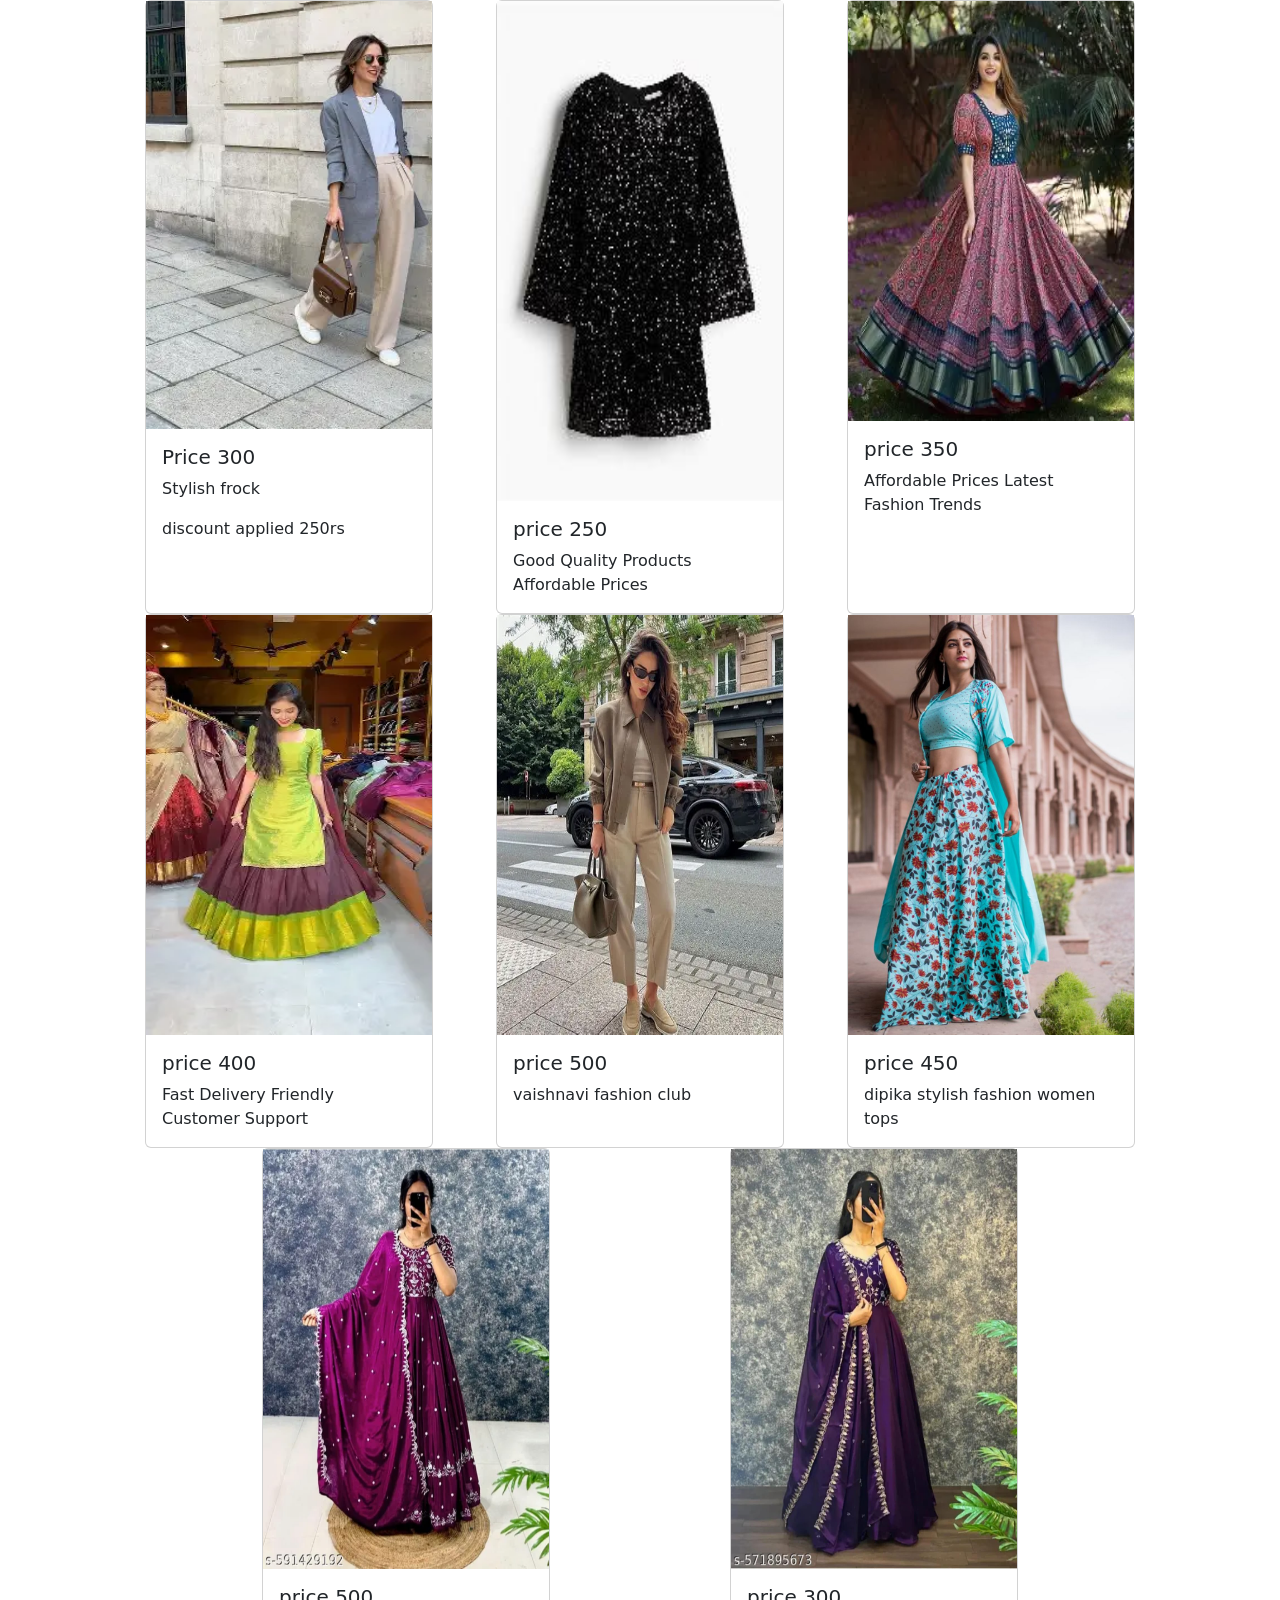
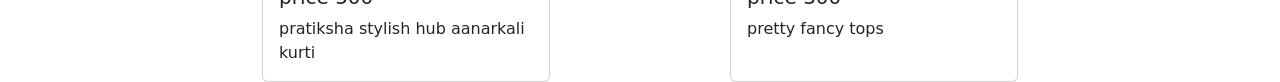
<file: cloths.html>
<!DOCTYPE html>
<html lang="en">
<head>
    <meta charset="UTF-8">
    <meta name="viewport" content="width=device-width, initial-scale=1.0">
    <title>Document</title>
    <link href="https://cdn.jsdelivr.net/npm/bootstrap@5.3.8/dist/css/bootstrap.min.css" rel="stylesheet" integrity="sha384-sRIl4kxILFvY47J16cr9ZwB07vP4J8+LH7qKQnuqkuIAvNWLzeN8tE5YBujZqJLB" crossorigin="anonymous">
</head>
<body>
  <div class="container d-flex justify-content-evenly flex-wrap">

 <div class="card" style="width: 18rem;">
  <img src="./assents1/cl7" alt="">
  <div class="card-body">
    <h5 class="card-title">Price 300</h5>
    <p class="card-text">Stylish frock</p>
    <p>discount applied 250rs</p>
  </div>
</div>


<div class="card" style="width: 18rem;">
  <img src="./assents1/cl2" height="500"  alt="">
  <div class="card-body">
    <h5 class="card-title">price 250</h5>
    <p class="card-text">Good Quality Products
Affordable Prices</p>
  </div>
  </div>

  <div class="card" style="width: 18rem;">
  <img src="./assents1/cl3" height="420" alt="">
  <div class="card-body">
    <h5 class="card-title">price 350</h5>
    <p class="card-text">Affordable Prices
Latest Fashion Trends</p>
  </div>
  </div>

  <div class="card" style="width: 18rem;">
  <img src="./assents1/cl4" height="420" alt="">
  <div class="card-body">
    <h5 class="card-title">price 400</h5>
    <p class="card-text">Fast Delivery
Friendly Customer Support</p>
  </div>
  </div>

  <div class="card" style="width: 18rem;">
  <img src="./assents1/cl5"  height="420" alt="">
  <div class="card-body">
    <h5 class="card-title">price 500</h5>
    <p class="card-text">vaishnavi fashion club</p>
  </div>
  </div>

  <div class="card" style="width: 18rem;">
  <img src="./assents1/c9"  height="420" alt="">
  <div class="card-body">
    <h5 class="card-title">price 450</h5>
    <p class="card-text">dipika stylish fashion women tops</p>
  </div>
  </div>

  <div class="card" style="width: 18rem;">
  <img src="./assents1/k1.jpeg" height="420" alt="">
  <div class="card-body">
    <h5 class="card-title">price 500</h5>
    <p class="card-text">pratiksha stylish hub aanarkali kurti</p>
  </div>
  </div>
  
  <div class="card" style="width: 18rem;">
  <img src="./assents1/k3.jpeg" height="420" alt="">
  <div class="card-body">
    <h5 class="card-title">price 300</h5>
    <p class="card-text">pretty fancy tops</p>
  </div>
  </div>
  
  </div>
  </div>
</body>
</html>
</file>
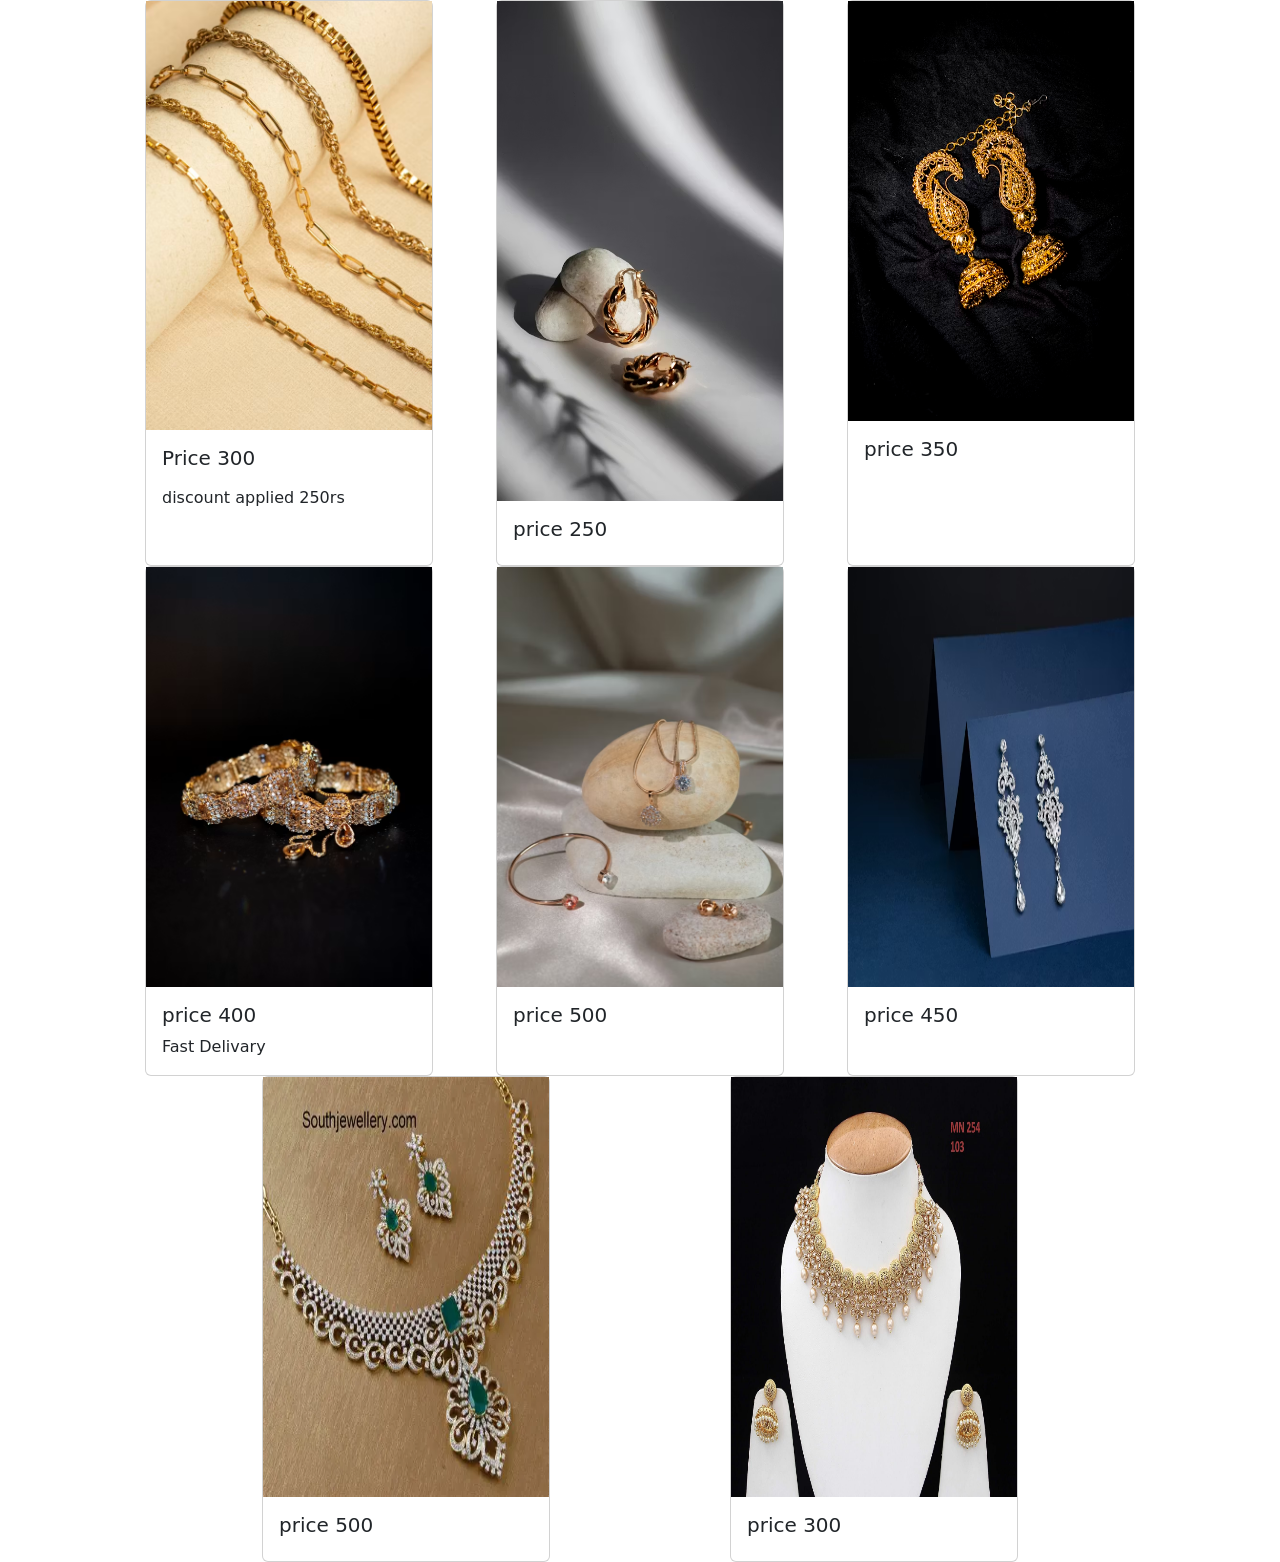
<file: jewellery.html>
<!DOCTYPE html>
<html lang="en">
<head>
    <meta charset="UTF-8">
    <meta name="viewport" content="width=device-width, initial-scale=1.0">
    <title>Document</title>
    <link href="https://cdn.jsdelivr.net/npm/bootstrap@5.3.8/dist/css/bootstrap.min.css" rel="stylesheet" integrity="sha384-sRIl4kxILFvY47J16cr9ZwB07vP4J8+LH7qKQnuqkuIAvNWLzeN8tE5YBujZqJLB" crossorigin="anonymous">
</head>
<body>
  <div class="container d-flex justify-content-evenly flex-wrap">

 <div class="card" style="width: 18rem;">
  <img src="./assents1/j1.avif" alt="">
  <div class="card-body">
    <h5 class="card-title">Price 300</h5>
    <p class="card-text"></p>
    <p>discount applied 250rs</p>
  </div>
</div>


<div class="card" style="width: 18rem;">
  <img src="./assents1/j2" height="500"  alt="">
  <div class="card-body">
    <h5 class="card-title">price 250</h5>
    <p class="card-text"></p>
  </div>
  </div>

  <div class="card" style="width: 18rem;">
  <img src="./assents1/j3" height="420" alt="">
  <div class="card-body">
    <h5 class="card-title">price 350</h5>
    <p class="card-text"></p>
  </div>
  </div>

  <div class="card" style="width: 18rem;">
  <img src="./assents1/j4" height="420" alt="">
  <div class="card-body">
    <h5 class="card-title">price 400</h5>
    <p class="card-text">Fast Delivary</p>
  </div>
  </div>

  <div class="card" style="width: 18rem;">
  <img src="./assents1/j5"  height="420" alt="">
  <div class="card-body">
    <h5 class="card-title">price 500</h5>
    <p class="card-text"></p>
  </div>
  </div>

  <div class="card" style="width: 18rem;">
  <img src="./assents1/j6"  height="420" alt="">
  <div class="card-body">
    <h5 class="card-title">price 450</h5>
    <p class="card-text"></p>
  </div>
  </div>

  <div class="card" style="width: 18rem;">
  <img src="./assents1/j7" height="420" alt="">
  <div class="card-body">
    <h5 class="card-title">price 500</h5>
    <p class="card-text"></p>
  </div>
  </div>
  
  <div class="card" style="width: 18rem;">
  <img src="./assents1/j8" height="420" alt="">
  <div class="card-body">
    <h5 class="card-title">price 300</h5>
    <p class="card-text"></p>
  </div>
  </div>
  
  </div>
  </div>
</body>
</html>
</file>
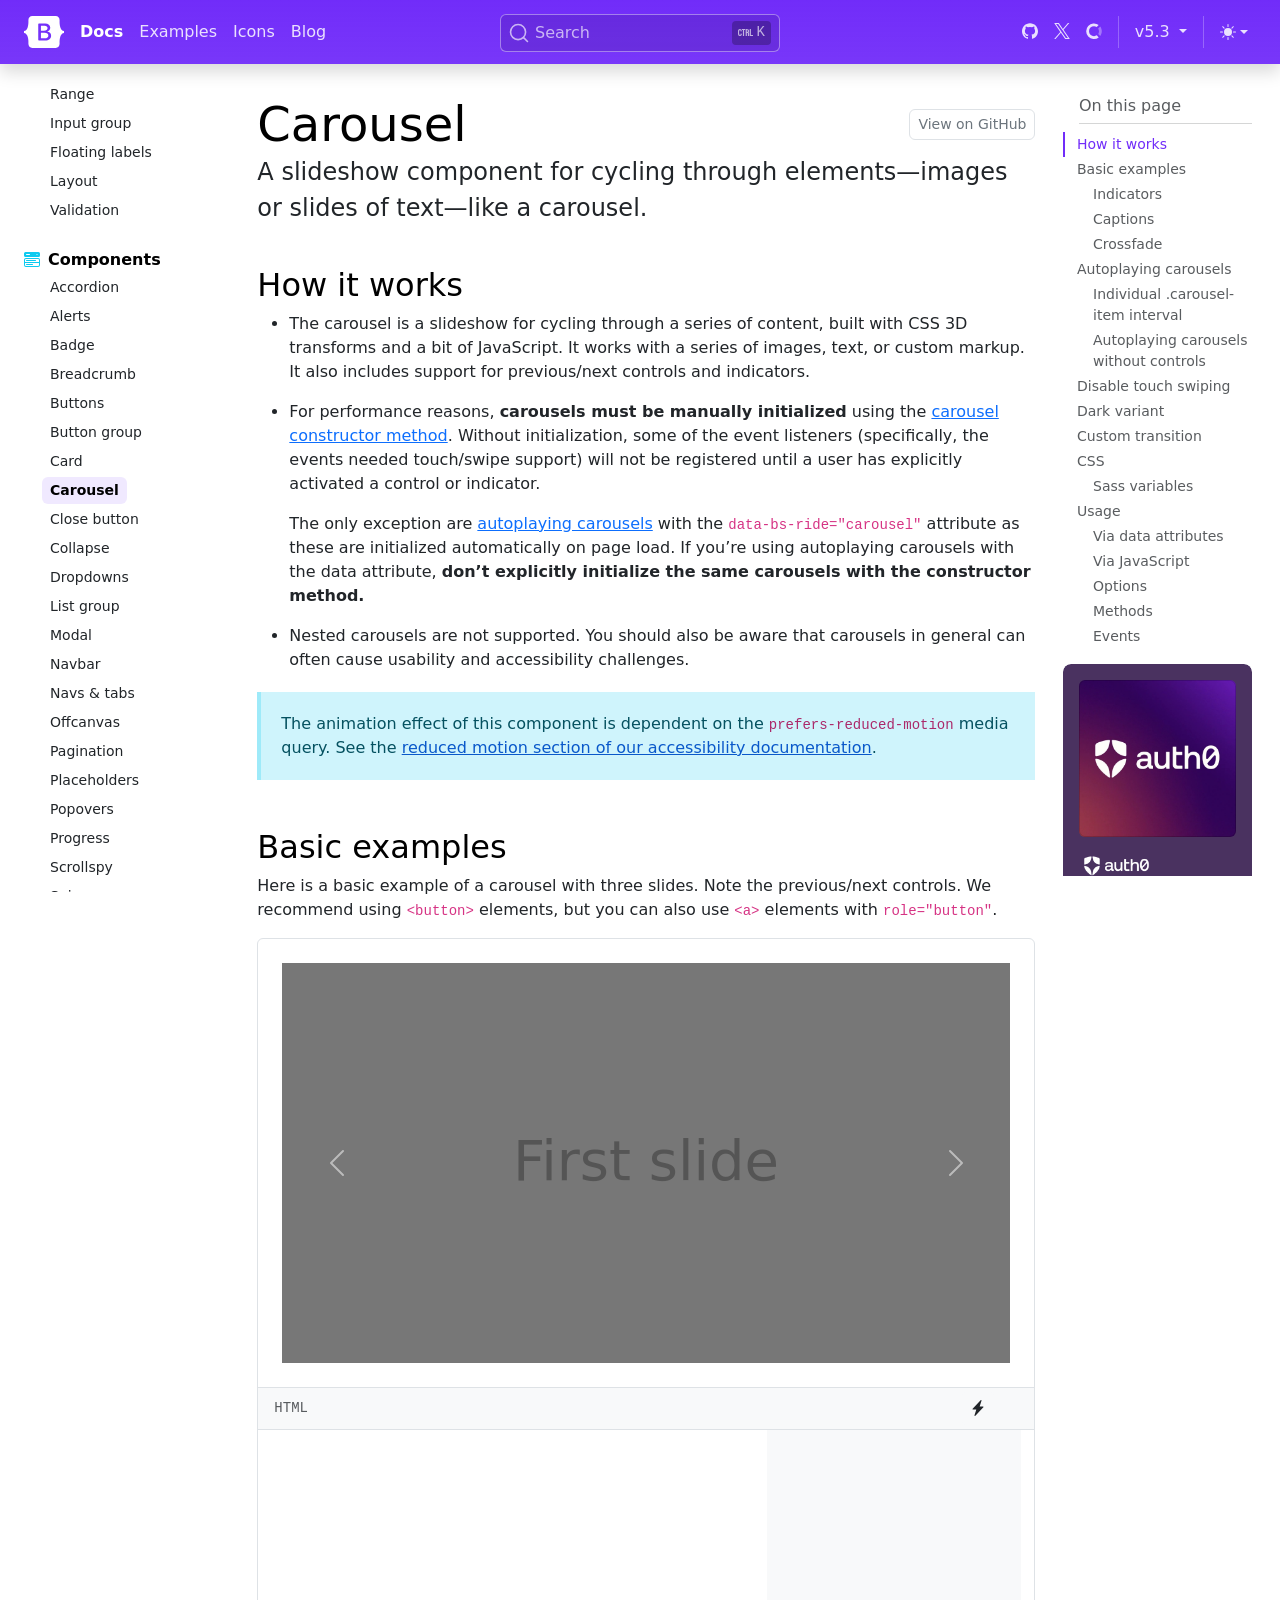
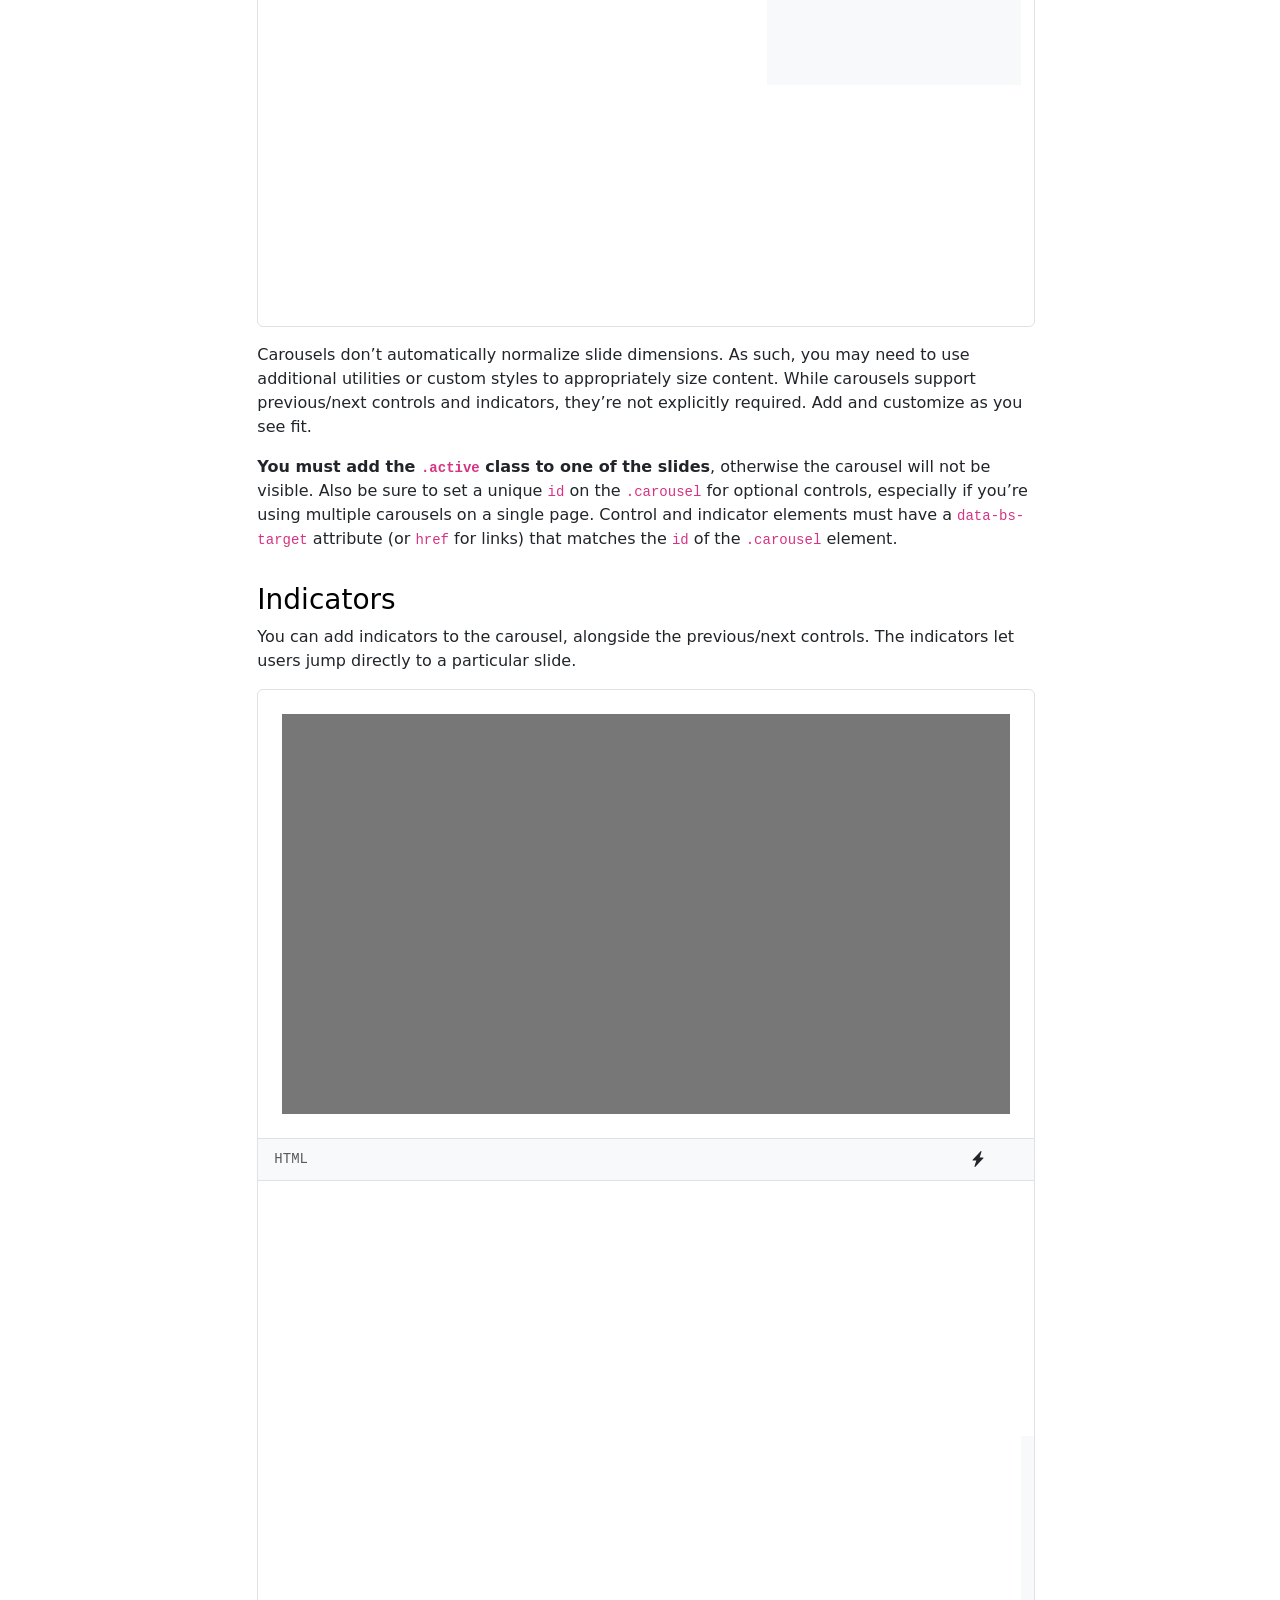
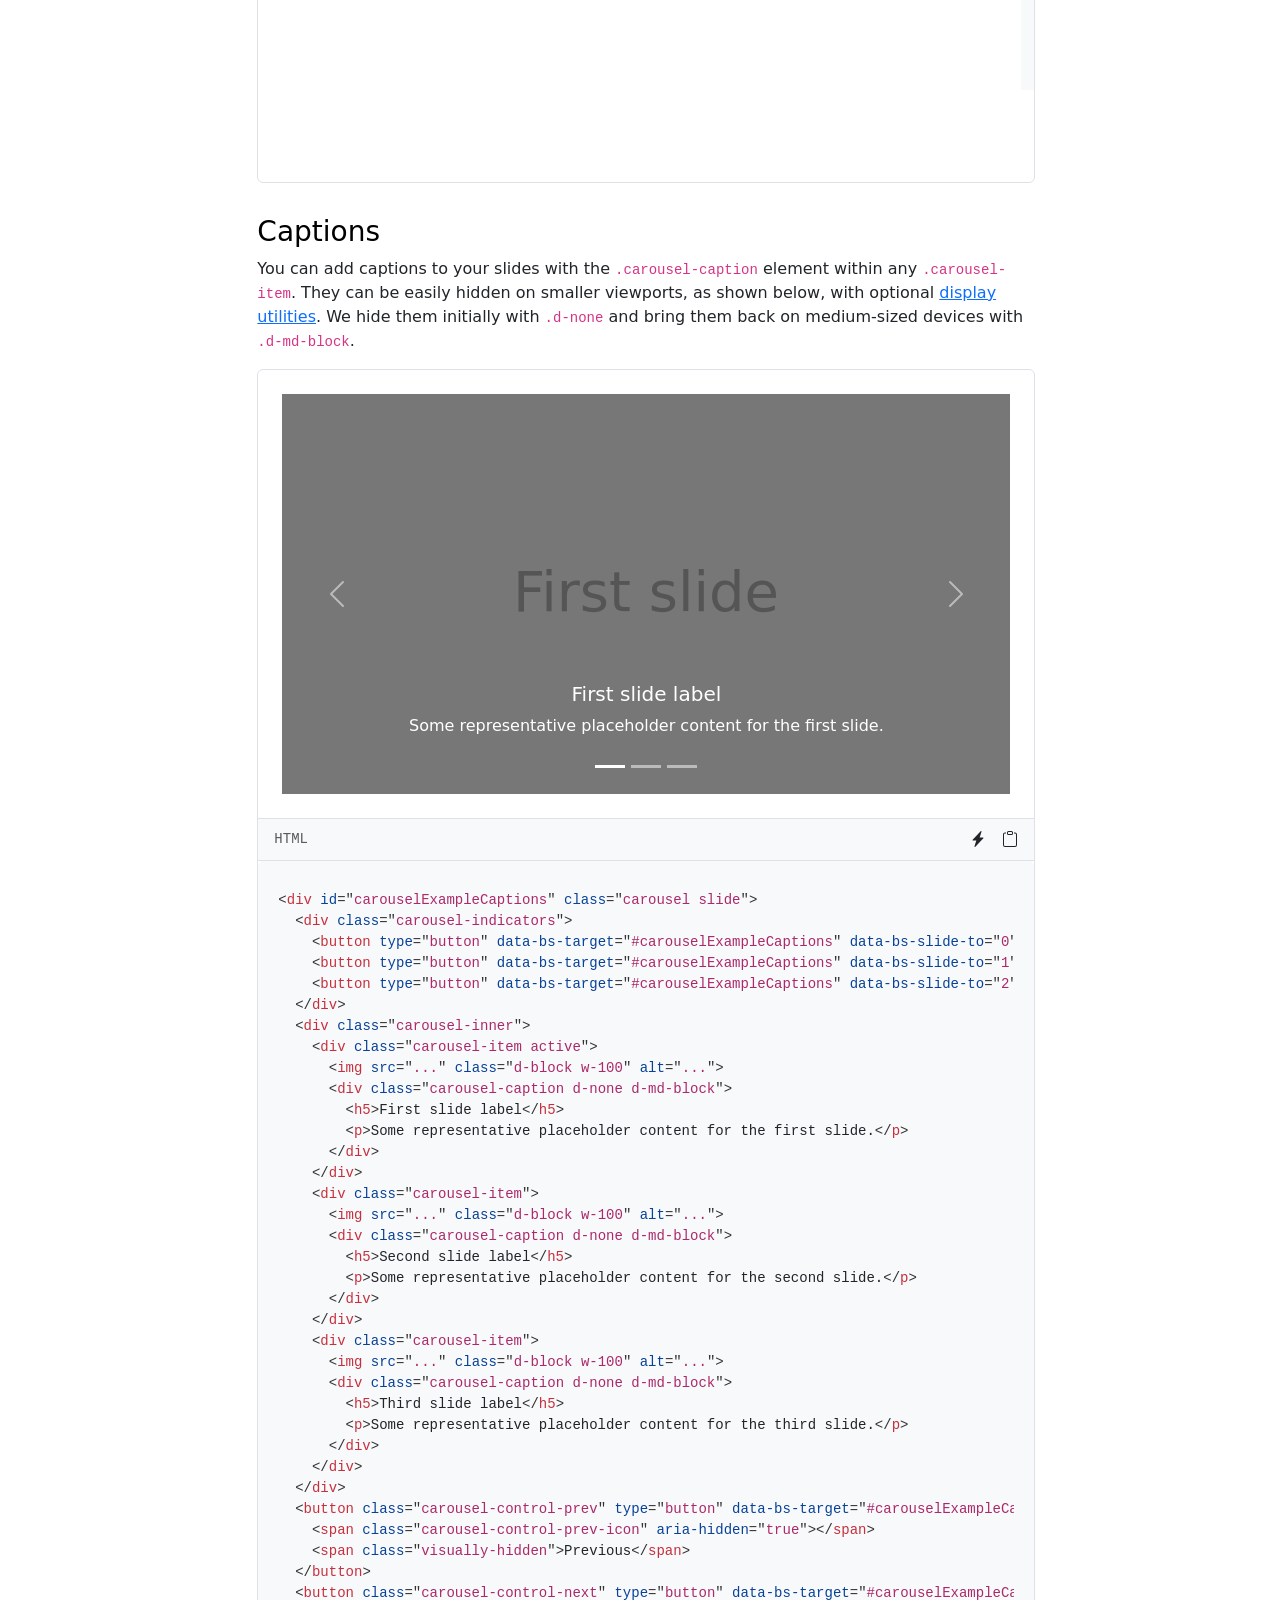
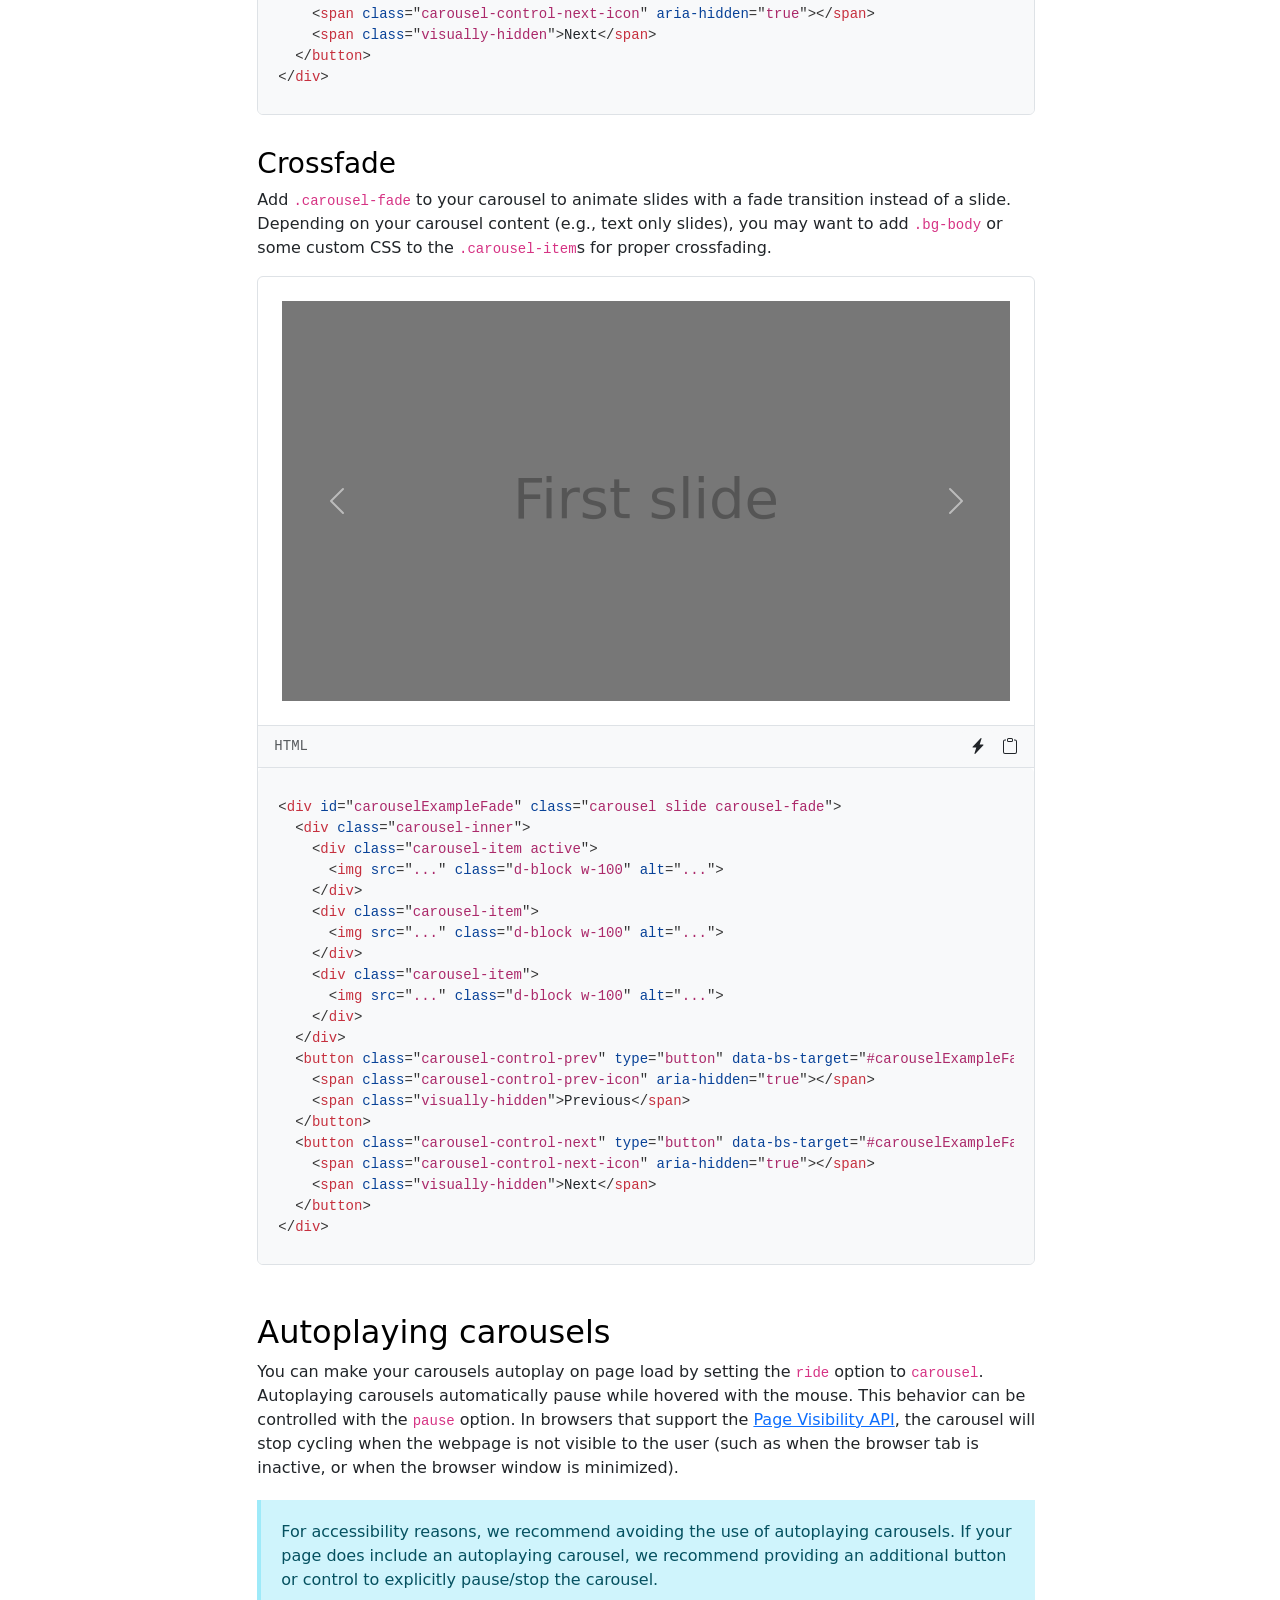
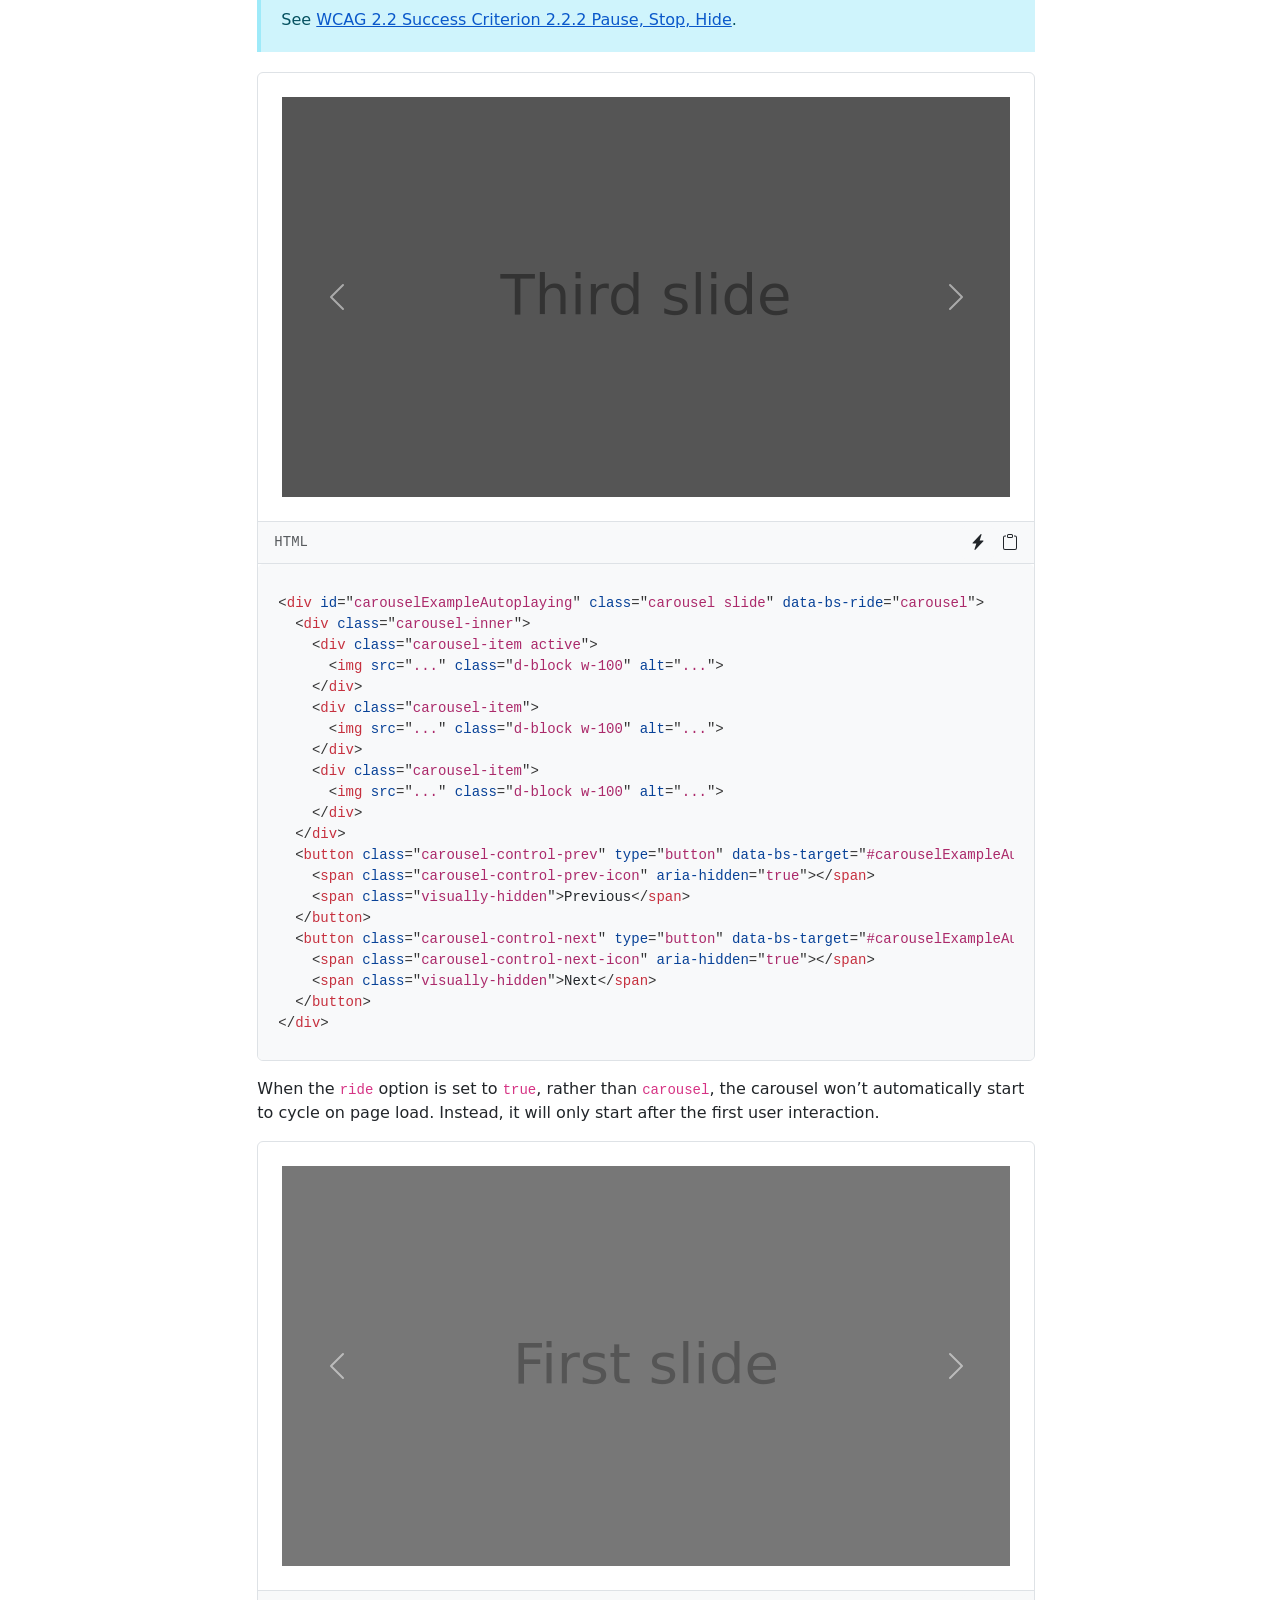
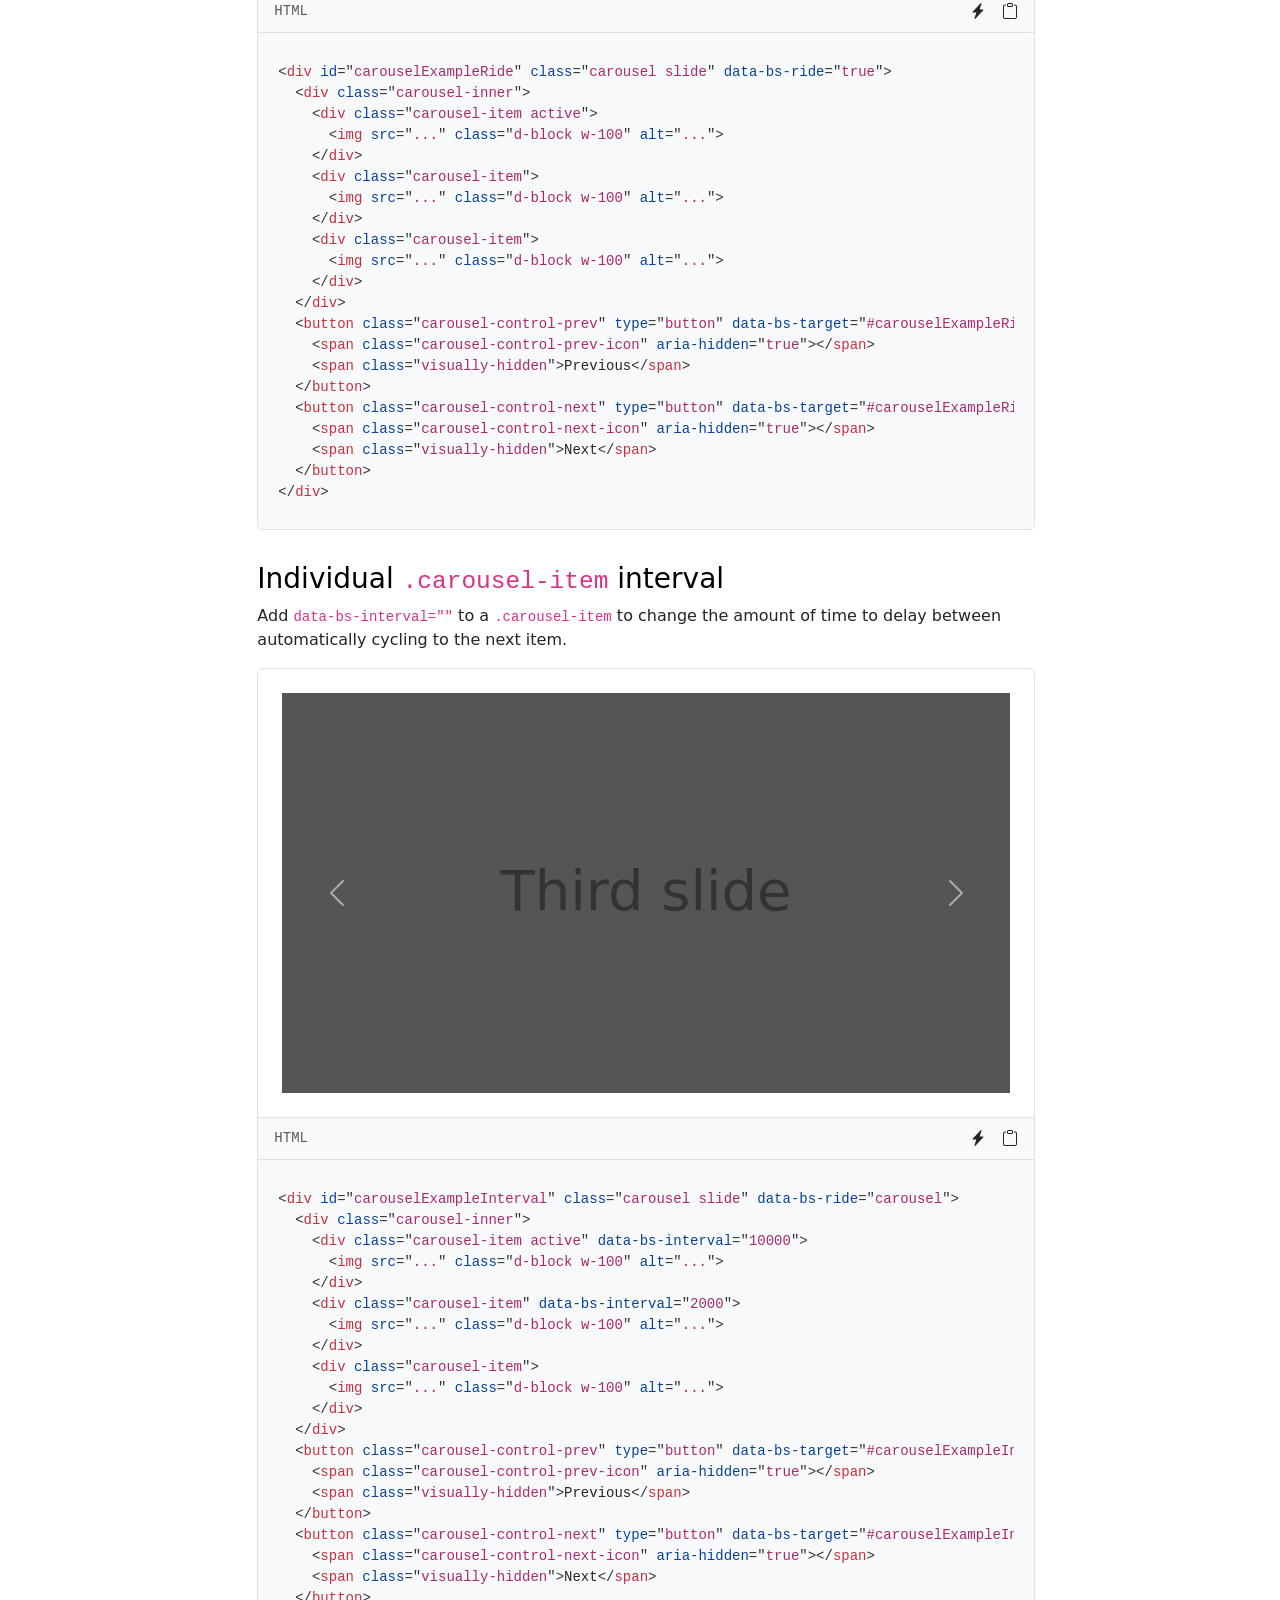
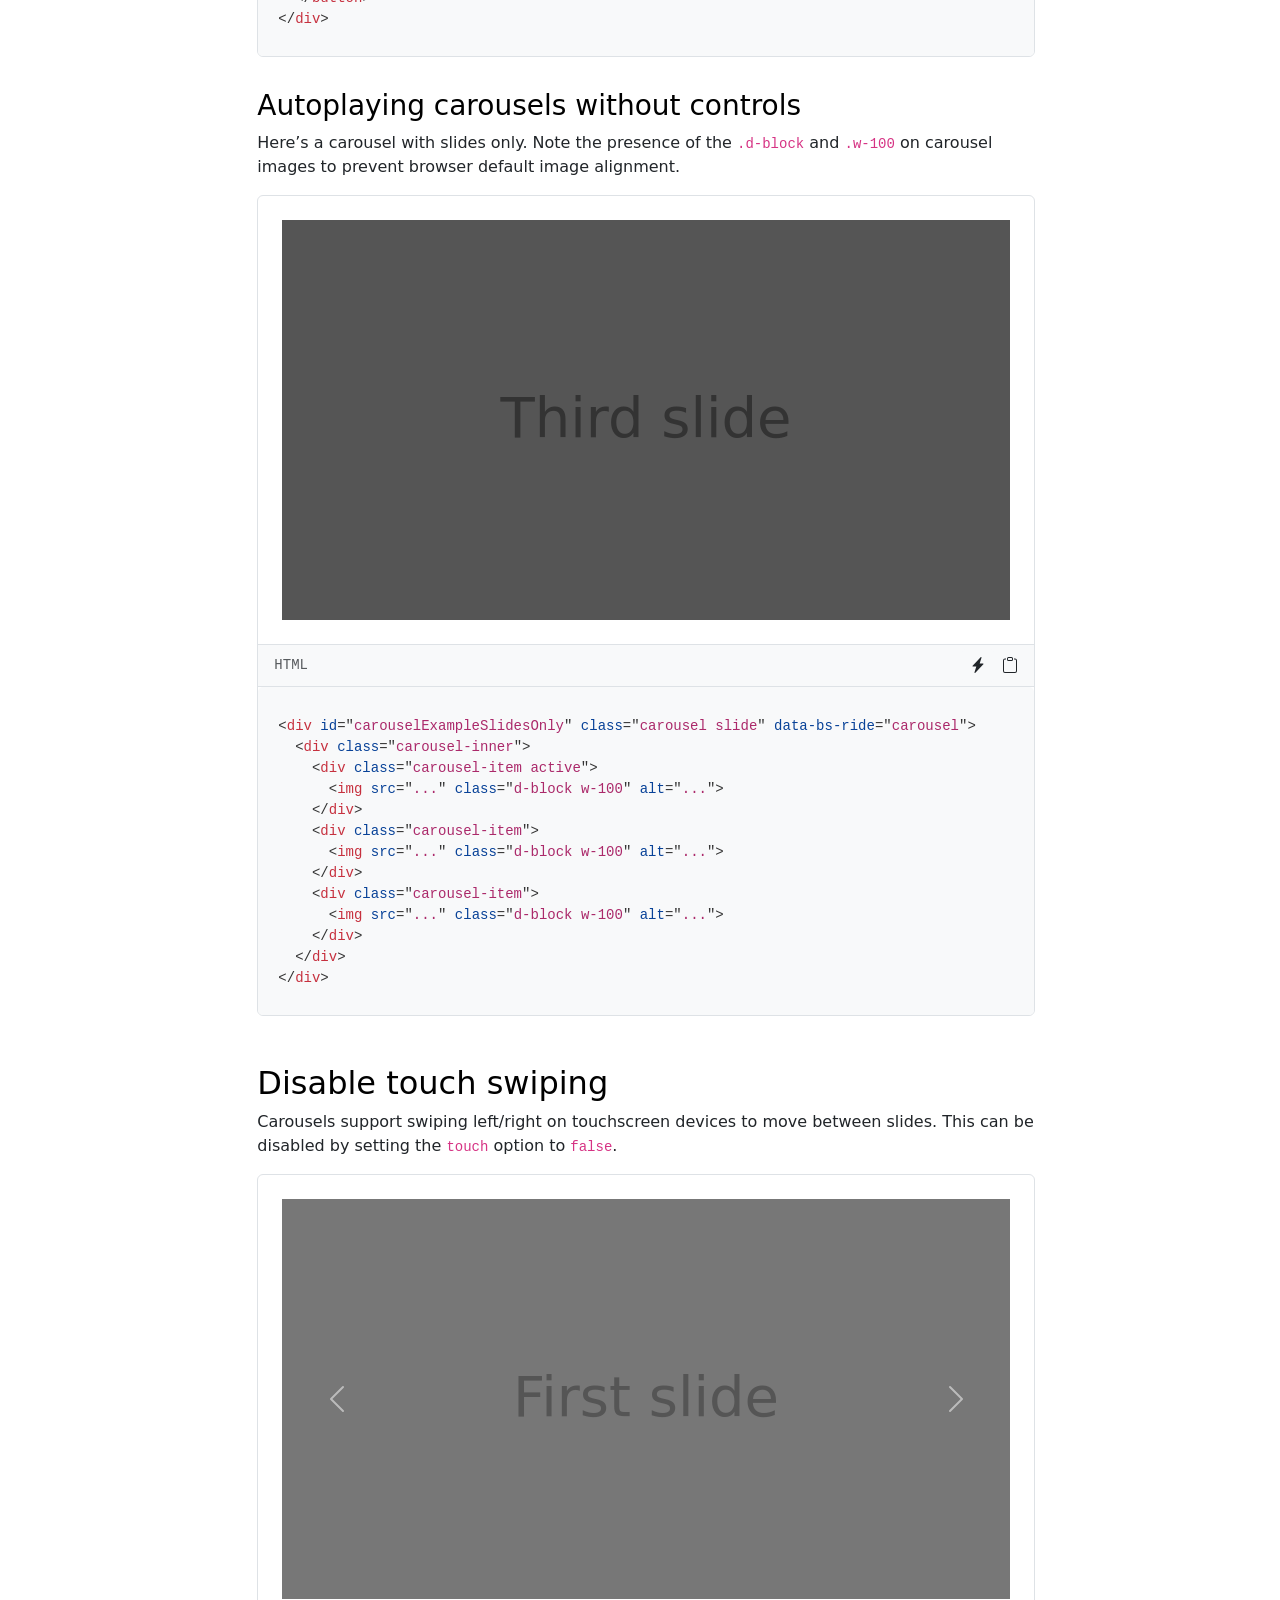
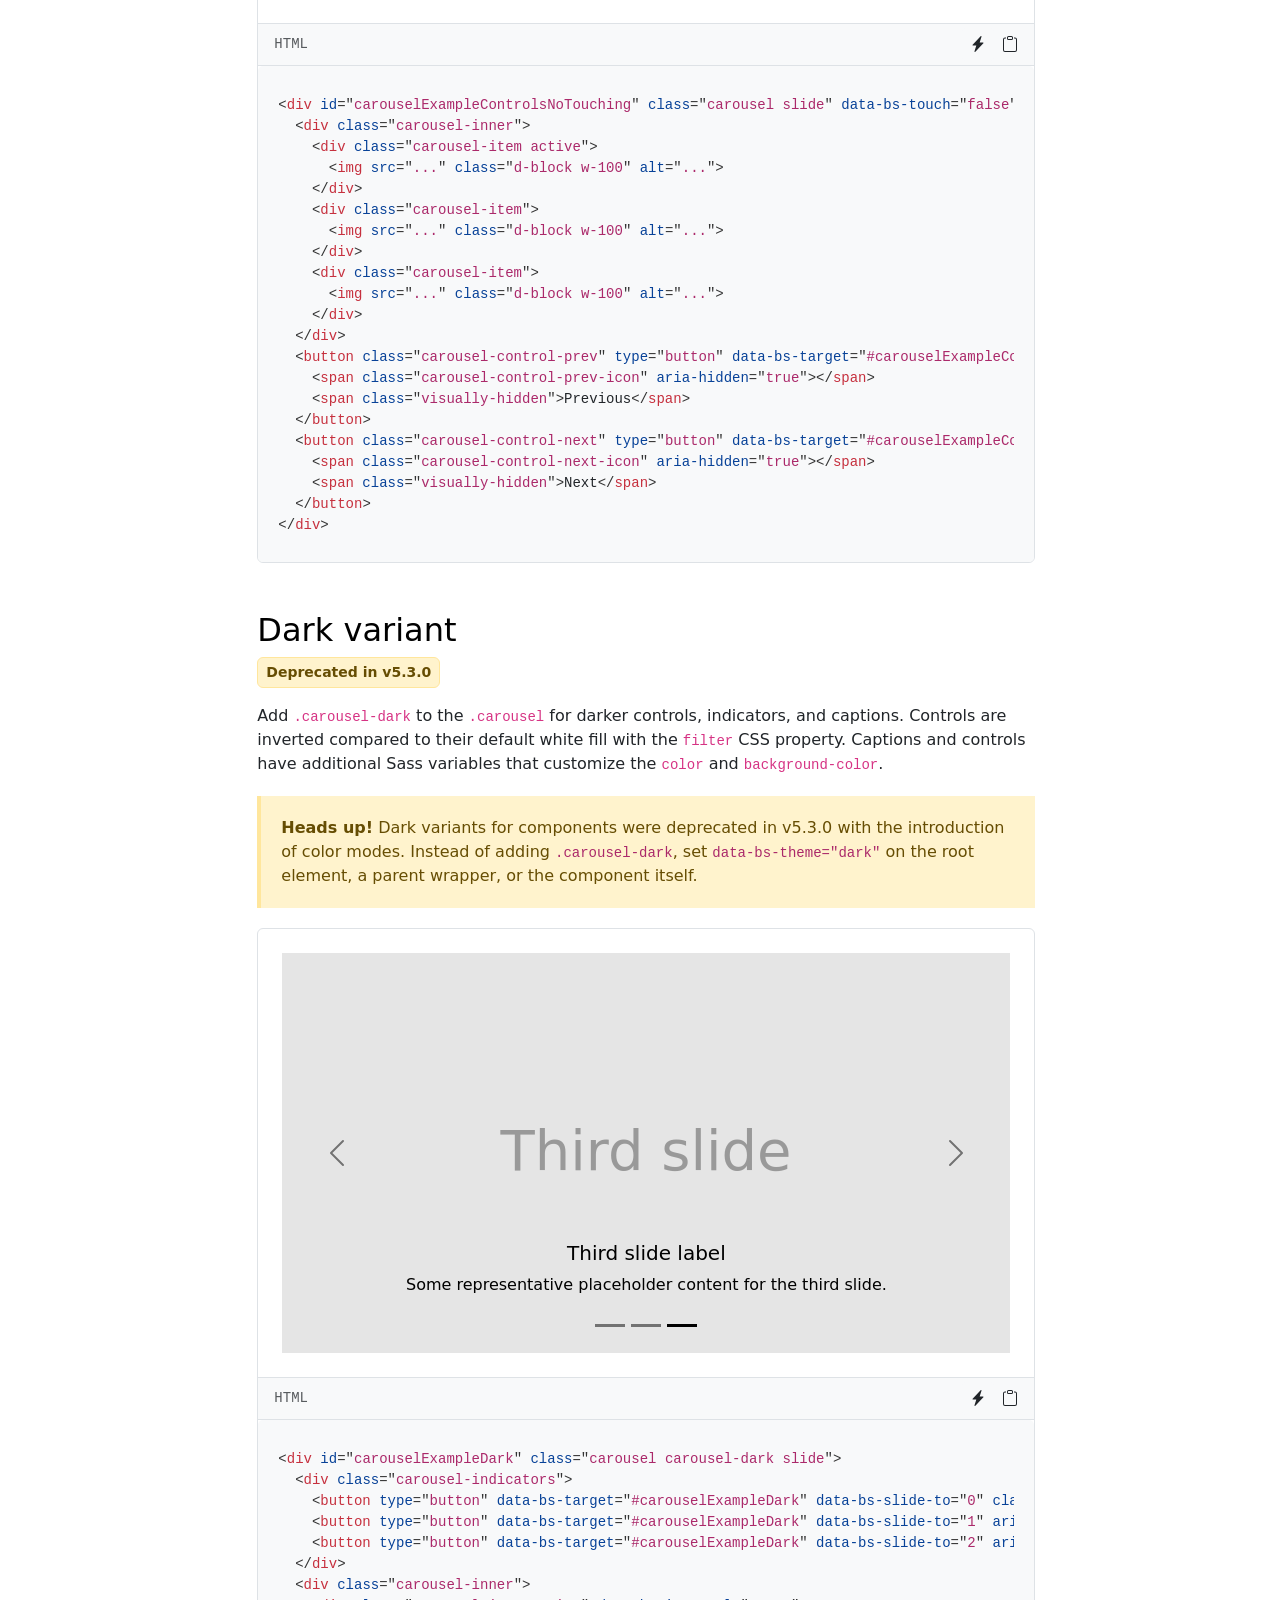
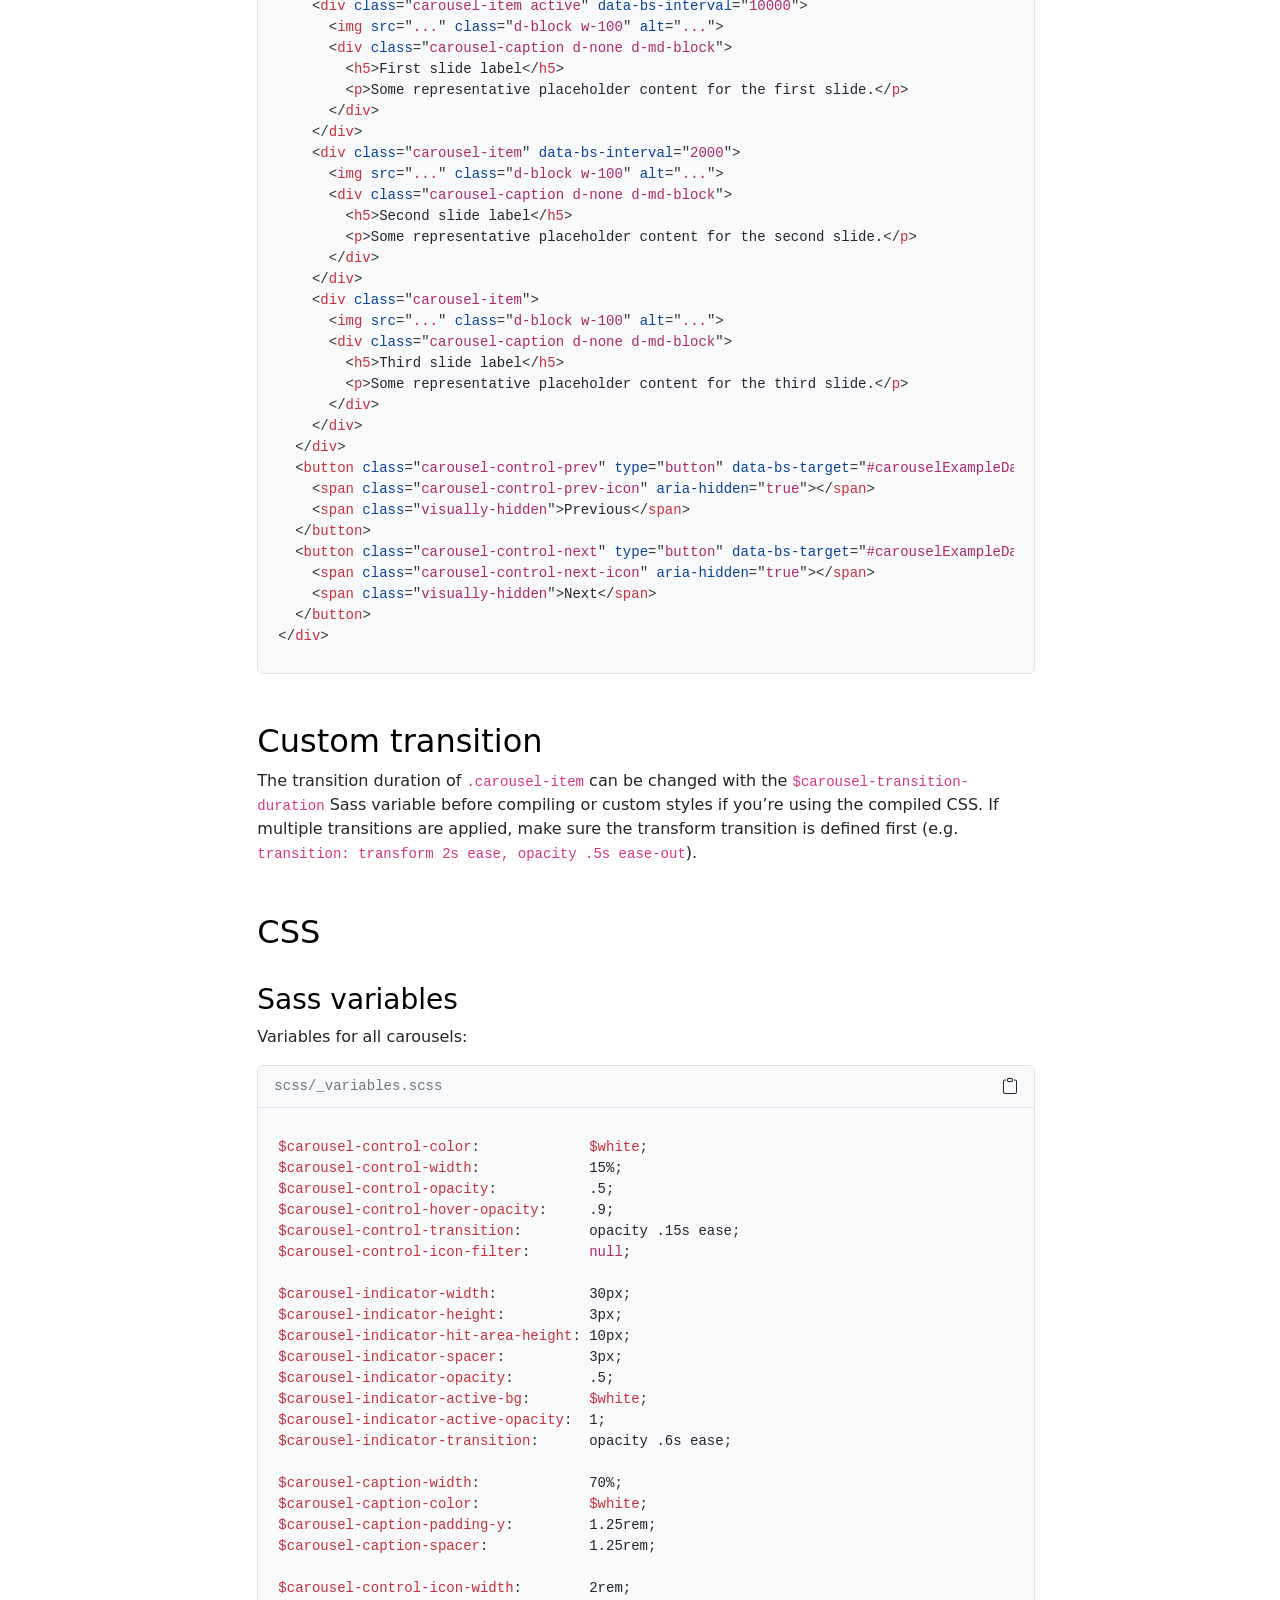
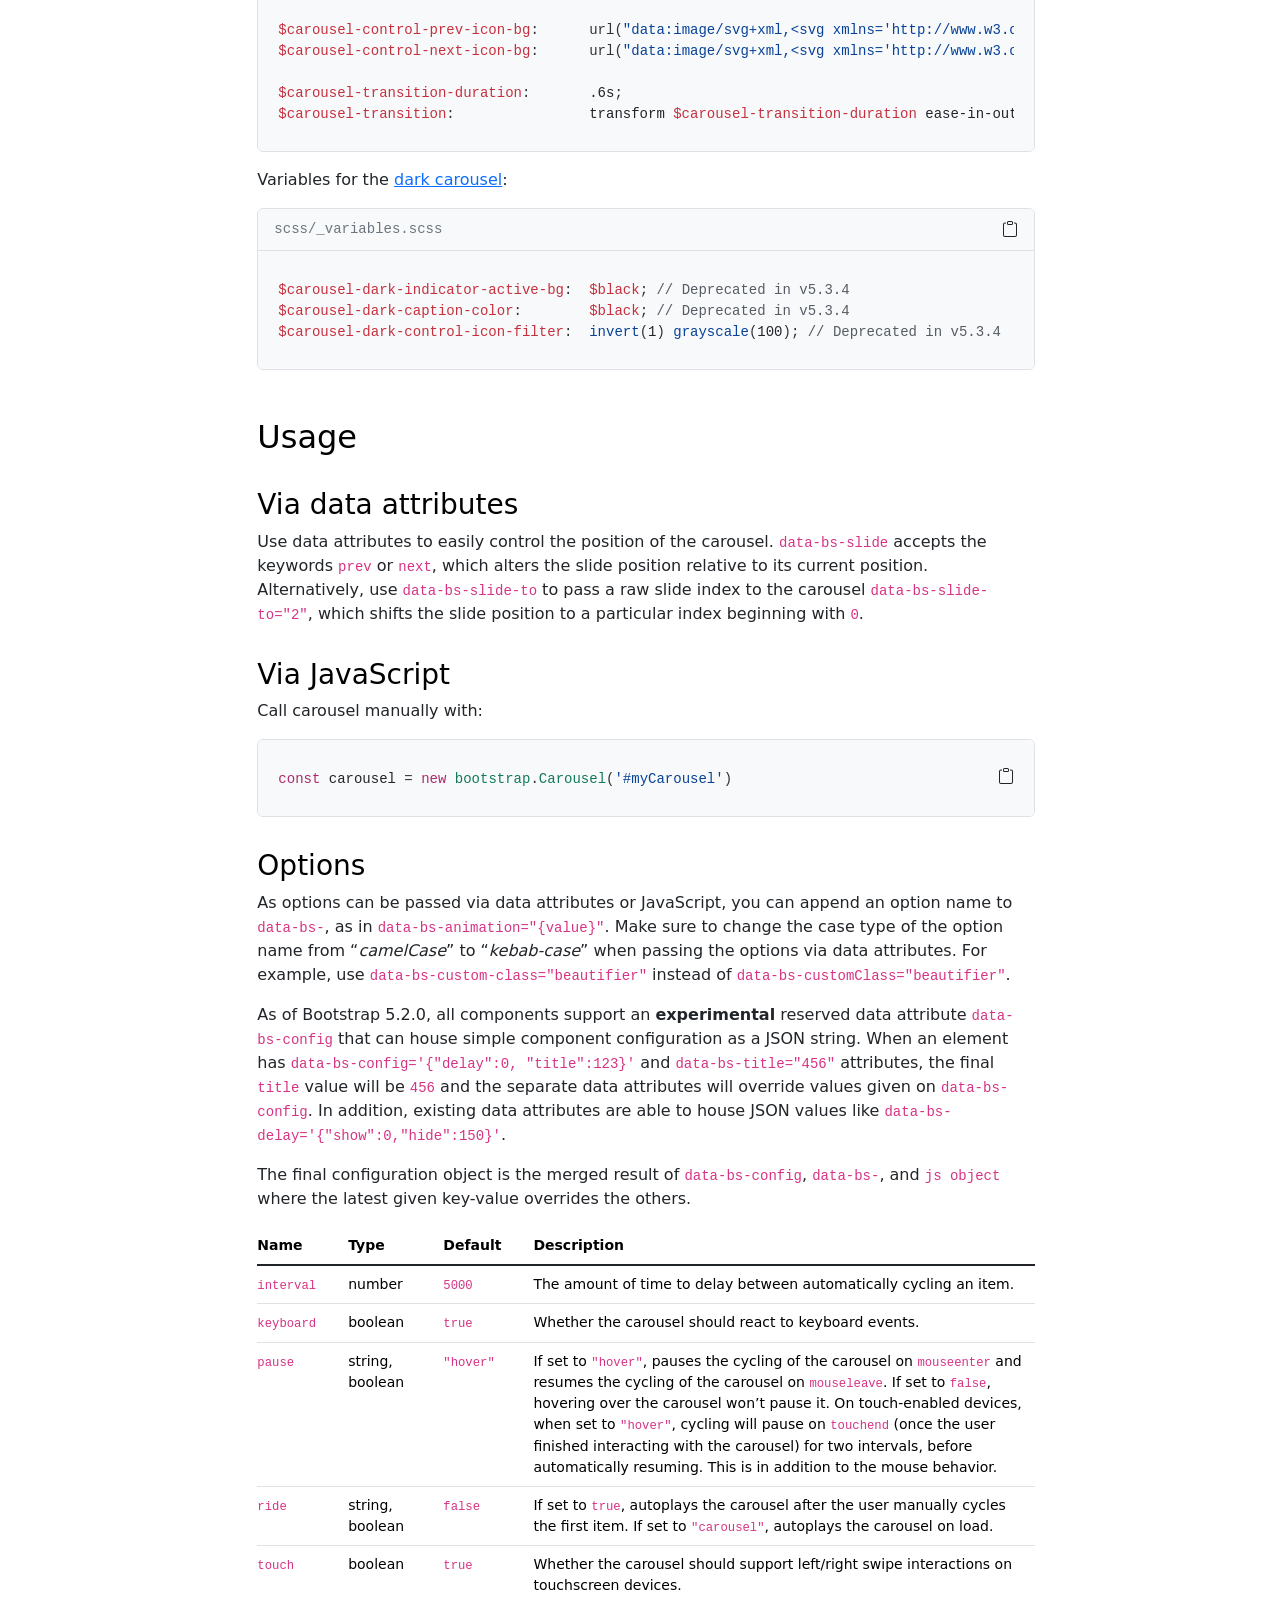
<file: assents1/Carousel · Bootstrap v5.3.html>
<!DOCTYPE html>
<!-- saved from url=(0088)https://getbootstrap.com/docs/5.3/components/carousel/#individual-carousel-item-interval -->
<html lang="en" data-bs-theme="dark"><head><meta http-equiv="Content-Type" content="text/html; charset=UTF-8"><meta name="viewport" content="width=device-width, initial-scale=1"><meta name="description" content="A slideshow component for cycling through elements—images or slides of text—like a carousel."><meta name="author" content="Mark Otto, Jacob Thornton, and Bootstrap contributors"><meta name="generator" content="Astro v5.13.2"><meta name="docsearch:language" content="en"><meta name="docsearch:version" content="5.3"><link rel="canonical" href="https://getbootstrap.com/docs/5.3/components/carousel/"><link rel="preconnect" href="https://ak7kmzkzhq-dsn.algolia.net/" crossorigin=""><title>Carousel · Bootstrap v5.3</title><script src="./Carousel · Bootstrap v5.3_files/color-modes.js.download"></script><link href="./Carousel · Bootstrap v5.3_files/bootstrap.min.css" rel="stylesheet" integrity="sha384-sRIl4kxILFvY47J16cr9ZwB07vP4J8+LH7qKQnuqkuIAvNWLzeN8tE5YBujZqJLB">
  <link rel="apple-touch-icon" href="https://getbootstrap.com/docs/5.3/assets/img/favicons/apple-touch-icon.png" sizes="180x180"><link rel="icon" href="https://getbootstrap.com/docs/5.3/assets/img/favicons/favicon-32x32.png" sizes="32x32" type="image/png"><link rel="icon" href="https://getbootstrap.com/docs/5.3/assets/img/favicons/favicon-16x16.png" sizes="16x16" type="image/png"><link rel="manifest" href="https://getbootstrap.com/docs/5.3/assets/img/favicons/manifest.json"><link rel="mask-icon" href="https://getbootstrap.com/docs/5.3/assets/img/favicons/safari-pinned-tab.svg" color="#712cf9"><link rel="icon" href="https://getbootstrap.com/docs/5.3/assets/img/favicons/favicon.ico"><meta name="theme-color" content="#712cf9"><meta name="twitter:card" content="summary_large_image"><meta name="twitter:site" content="@getbootstrap"><meta name="twitter:creator" content="@getbootstrap"><meta property="og:url" content="https://getbootstrap.com/docs/5.3/components/carousel/"><meta property="og:title" content="Carousel"><meta property="og:description" content="A slideshow component for cycling through elements—images or slides of text—like a carousel."><meta property="og:type" content="article"><meta property="og:image" content="https://getbootstrap.com/docs/5.3/assets/brand/bootstrap-social.png"><meta property="og:image:type" content="image/png"><meta property="og:image:width" content="2000"><meta property="og:image:height" content="1000"><script defer="" src="./Carousel · Bootstrap v5.3_files/script.js.download" data-site="ITUSEYJG"></script><link rel="stylesheet" href="./Carousel · Bootstrap v5.3_files/_slug_.CJzlHdSW.css"></head> <body data-bs-spy="scroll" data-bs-target="#TableOfContents" cz-shortcut-listen="true"> <div class="skippy visually-hidden-focusable overflow-hidden"> <div class="container-xl"> <a class="d-inline-flex p-2 m-1" href="https://getbootstrap.com/docs/5.3/components/carousel/#content">Skip to main content</a> <a class="d-none d-md-inline-flex p-2 m-1" href="https://getbootstrap.com/docs/5.3/components/carousel/#bd-docs-nav">
Skip to docs navigation
</a> </div> </div> <svg xmlns="http://www.w3.org/2000/svg" class="d-none"> <symbol id="arrow-right" viewBox="0 0 16 16"> <path fill-rule="evenodd" d="M1 8a.5.5 0 0 1 .5-.5h11.793l-3.147-3.146a.5.5 0 0 1 .708-.708l4 4a.5.5 0 0 1 0 .708l-4 4a.5.5 0 0 1-.708-.708L13.293 8.5H1.5A.5.5 0 0 1 1 8z"></path> </symbol> <symbol id="arrow-right-short" viewBox="0 0 16 16"> <path fill-rule="evenodd" d="M4 8a.5.5 0 0 1 .5-.5h5.793L8.146 5.354a.5.5 0 1 1 .708-.708l3 3a.5.5 0 0 1 0 .708l-3 3a.5.5 0 0 1-.708-.708L10.293 8.5H4.5A.5.5 0 0 1 4 8"></path> </symbol> <symbol id="book-half" viewBox="0 0 16 16"> <path d="M8.5 2.687c.654-.689 1.782-.886 3.112-.752 1.234.124 2.503.523 3.388.893v9.923c-.918-.35-2.107-.692-3.287-.81-1.094-.111-2.278-.039-3.213.492V2.687zM8 1.783C7.015.936 5.587.81 4.287.94c-1.514.153-3.042.672-3.994 1.105A.5.5 0 0 0 0 2.5v11a.5.5 0 0 0 .707.455c.882-.4 2.303-.881 3.68-1.02 1.409-.142 2.59.087 3.223.877a.5.5 0 0 0 .78 0c.633-.79 1.814-1.019 3.222-.877 1.378.139 2.8.62 3.681 1.02A.5.5 0 0 0 16 13.5v-11a.5.5 0 0 0-.293-.455c-.952-.433-2.48-.952-3.994-1.105C10.413.809 8.985.936 8 1.783z"></path> </symbol> <symbol id="box-seam" viewBox="0 0 16 16"> <path d="M8.186 1.113a.5.5 0 0 0-.372 0L1.846 3.5l2.404.961L10.404 2l-2.218-.887zm3.564 1.426L5.596 5 8 5.961 14.154 3.5l-2.404-.961zm3.25 1.7-6.5 2.6v7.922l6.5-2.6V4.24zM7.5 14.762V6.838L1 4.239v7.923l6.5 2.6zM7.443.184a1.5 1.5 0 0 1 1.114 0l7.129 2.852A.5.5 0 0 1 16 3.5v8.662a1 1 0 0 1-.629.928l-7.185 2.874a.5.5 0 0 1-.372 0L.63 13.09a1 1 0 0 1-.63-.928V3.5a.5.5 0 0 1 .314-.464L7.443.184z"></path> </symbol> <symbol id="braces" viewBox="0 0 16 16"> <path d="M2.114 8.063V7.9c1.005-.102 1.497-.615 1.497-1.6V4.503c0-1.094.39-1.538 1.354-1.538h.273V2h-.376C3.25 2 2.49 2.759 2.49 4.352v1.524c0 1.094-.376 1.456-1.49 1.456v1.299c1.114 0 1.49.362 1.49 1.456v1.524c0 1.593.759 2.352 2.372 2.352h.376v-.964h-.273c-.964 0-1.354-.444-1.354-1.538V9.663c0-.984-.492-1.497-1.497-1.6zM13.886 7.9v.163c-1.005.103-1.497.616-1.497 1.6v1.798c0 1.094-.39 1.538-1.354 1.538h-.273v.964h.376c1.613 0 2.372-.759 2.372-2.352v-1.524c0-1.094.376-1.456 1.49-1.456V7.332c-1.114 0-1.49-.362-1.49-1.456V4.352C13.51 2.759 12.75 2 11.138 2h-.376v.964h.273c.964 0 1.354.444 1.354 1.538V6.3c0 .984.492 1.497 1.497 1.6z"></path> </symbol> <symbol id="braces-asterisk" viewBox="0 0 16 16"> <path fill-rule="evenodd" d="M1.114 8.063V7.9c1.005-.102 1.497-.615 1.497-1.6V4.503c0-1.094.39-1.538 1.354-1.538h.273V2h-.376C2.25 2 1.49 2.759 1.49 4.352v1.524c0 1.094-.376 1.456-1.49 1.456v1.299c1.114 0 1.49.362 1.49 1.456v1.524c0 1.593.759 2.352 2.372 2.352h.376v-.964h-.273c-.964 0-1.354-.444-1.354-1.538V9.663c0-.984-.492-1.497-1.497-1.6ZM14.886 7.9v.164c-1.005.103-1.497.616-1.497 1.6v1.798c0 1.094-.39 1.538-1.354 1.538h-.273v.964h.376c1.613 0 2.372-.759 2.372-2.352v-1.524c0-1.094.376-1.456 1.49-1.456v-1.3c-1.114 0-1.49-.362-1.49-1.456V4.352C14.51 2.759 13.75 2 12.138 2h-.376v.964h.273c.964 0 1.354.444 1.354 1.538V6.3c0 .984.492 1.497 1.497 1.6ZM7.5 11.5V9.207l-1.621 1.621-.707-.707L6.792 8.5H4.5v-1h2.293L5.172 5.879l.707-.707L7.5 6.792V4.5h1v2.293l1.621-1.621.707.707L9.208 7.5H11.5v1H9.207l1.621 1.621-.707.707L8.5 9.208V11.5h-1Z"></path> </symbol> <symbol id="check2" viewBox="0 0 16 16"> <path d="M13.854 3.646a.5.5 0 0 1 0 .708l-7 7a.5.5 0 0 1-.708 0l-3.5-3.5a.5.5 0 1 1 .708-.708L6.5 10.293l6.646-6.647a.5.5 0 0 1 .708 0z"></path> </symbol> <symbol id="chevron-expand" viewBox="0 0 16 16"> <path fill-rule="evenodd" d="M3.646 9.146a.5.5 0 0 1 .708 0L8 12.793l3.646-3.647a.5.5 0 0 1 .708.708l-4 4a.5.5 0 0 1-.708 0l-4-4a.5.5 0 0 1 0-.708zm0-2.292a.5.5 0 0 0 .708 0L8 3.207l3.646 3.647a.5.5 0 0 0 .708-.708l-4-4a.5.5 0 0 0-.708 0l-4 4a.5.5 0 0 0 0 .708z"></path> </symbol> <symbol id="circle-half" viewBox="0 0 16 16"> <path d="M8 15A7 7 0 1 0 8 1v14zm0 1A8 8 0 1 1 8 0a8 8 0 0 1 0 16z"></path> </symbol> <symbol id="clipboard" viewBox="0 0 16 16"> <path d="M4 1.5H3a2 2 0 0 0-2 2V14a2 2 0 0 0 2 2h10a2 2 0 0 0 2-2V3.5a2 2 0 0 0-2-2h-1v1h1a1 1 0 0 1 1 1V14a1 1 0 0 1-1 1H3a1 1 0 0 1-1-1V3.5a1 1 0 0 1 1-1h1v-1z"></path> <path d="M9.5 1a.5.5 0 0 1 .5.5v1a.5.5 0 0 1-.5.5h-3a.5.5 0 0 1-.5-.5v-1a.5.5 0 0 1 .5-.5h3zm-3-1A1.5 1.5 0 0 0 5 1.5v1A1.5 1.5 0 0 0 6.5 4h3A1.5 1.5 0 0 0 11 2.5v-1A1.5 1.5 0 0 0 9.5 0h-3z"></path> </symbol> <symbol id="code" viewBox="0 0 16 16"> <path d="M5.854 4.854a.5.5 0 1 0-.708-.708l-3.5 3.5a.5.5 0 0 0 0 .708l3.5 3.5a.5.5 0 0 0 .708-.708L2.707 8l3.147-3.146zm4.292 0a.5.5 0 0 1 .708-.708l3.5 3.5a.5.5 0 0 1 0 .708l-3.5 3.5a.5.5 0 0 1-.708-.708L13.293 8l-3.147-3.146z"></path> </symbol> <symbol id="file-earmark-richtext" viewBox="0 0 16 16"> <path d="M14 4.5V14a2 2 0 0 1-2 2H4a2 2 0 0 1-2-2V2a2 2 0 0 1 2-2h5.5L14 4.5zm-3 0A1.5 1.5 0 0 1 9.5 3V1H4a1 1 0 0 0-1 1v12a1 1 0 0 0 1 1h8a1 1 0 0 0 1-1V4.5h-2z"></path> <path d="M4.5 12.5A.5.5 0 0 1 5 12h3a.5.5 0 0 1 0 1H5a.5.5 0 0 1-.5-.5zm0-2A.5.5 0 0 1 5 10h6a.5.5 0 0 1 0 1H5a.5.5 0 0 1-.5-.5zm1.639-3.708 1.33.886 1.854-1.855a.25.25 0 0 1 .289-.047l1.888.974V8.5a.5.5 0 0 1-.5.5H5a.5.5 0 0 1-.5-.5V8s1.54-1.274 1.639-1.208zM6.25 6a.75.75 0 1 0 0-1.5.75.75 0 0 0 0 1.5z"></path> </symbol> <symbol id="globe2" viewBox="0 0 16 16"> <path d="M0 8a8 8 0 1 1 16 0A8 8 0 0 1 0 8zm7.5-6.923c-.67.204-1.335.82-1.887 1.855-.143.268-.276.56-.395.872.705.157 1.472.257 2.282.287V1.077zM4.249 3.539c.142-.384.304-.744.481-1.078a6.7 6.7 0 0 1 .597-.933A7.01 7.01 0 0 0 3.051 3.05c.362.184.763.349 1.198.49zM3.509 7.5c.036-1.07.188-2.087.436-3.008a9.124 9.124 0 0 1-1.565-.667A6.964 6.964 0 0 0 1.018 7.5h2.49zm1.4-2.741a12.344 12.344 0 0 0-.4 2.741H7.5V5.091c-.91-.03-1.783-.145-2.591-.332zM8.5 5.09V7.5h2.99a12.342 12.342 0 0 0-.399-2.741c-.808.187-1.681.301-2.591.332zM4.51 8.5c.035.987.176 1.914.399 2.741A13.612 13.612 0 0 1 7.5 10.91V8.5H4.51zm3.99 0v2.409c.91.03 1.783.145 2.591.332.223-.827.364-1.754.4-2.741H8.5zm-3.282 3.696c.12.312.252.604.395.872.552 1.035 1.218 1.65 1.887 1.855V11.91c-.81.03-1.577.13-2.282.287zm.11 2.276a6.696 6.696 0 0 1-.598-.933 8.853 8.853 0 0 1-.481-1.079 8.38 8.38 0 0 0-1.198.49 7.01 7.01 0 0 0 2.276 1.522zm-1.383-2.964A13.36 13.36 0 0 1 3.508 8.5h-2.49a6.963 6.963 0 0 0 1.362 3.675c.47-.258.995-.482 1.565-.667zm6.728 2.964a7.009 7.009 0 0 0 2.275-1.521 8.376 8.376 0 0 0-1.197-.49 8.853 8.853 0 0 1-.481 1.078 6.688 6.688 0 0 1-.597.933zM8.5 11.909v3.014c.67-.204 1.335-.82 1.887-1.855.143-.268.276-.56.395-.872A12.63 12.63 0 0 0 8.5 11.91zm3.555-.401c.57.185 1.095.409 1.565.667A6.963 6.963 0 0 0 14.982 8.5h-2.49a13.36 13.36 0 0 1-.437 3.008zM14.982 7.5a6.963 6.963 0 0 0-1.362-3.675c-.47.258-.995.482-1.565.667.248.92.4 1.938.437 3.008h2.49zM11.27 2.461c.177.334.339.694.482 1.078a8.368 8.368 0 0 0 1.196-.49 7.01 7.01 0 0 0-2.275-1.52c.218.283.418.597.597.932zm-.488 1.343a7.765 7.765 0 0 0-.395-.872C9.835 1.897 9.17 1.282 8.5 1.077V4.09c.81-.03 1.577-.13 2.282-.287z"></path> </symbol> <symbol id="grid-fill" viewBox="0 0 16 16"> <path d="M1 2.5A1.5 1.5 0 0 1 2.5 1h3A1.5 1.5 0 0 1 7 2.5v3A1.5 1.5 0 0 1 5.5 7h-3A1.5 1.5 0 0 1 1 5.5v-3zm8 0A1.5 1.5 0 0 1 10.5 1h3A1.5 1.5 0 0 1 15 2.5v3A1.5 1.5 0 0 1 13.5 7h-3A1.5 1.5 0 0 1 9 5.5v-3zm-8 8A1.5 1.5 0 0 1 2.5 9h3A1.5 1.5 0 0 1 7 10.5v3A1.5 1.5 0 0 1 5.5 15h-3A1.5 1.5 0 0 1 1 13.5v-3zm8 0A1.5 1.5 0 0 1 10.5 9h3a1.5 1.5 0 0 1 1.5 1.5v3a1.5 1.5 0 0 1-1.5 1.5h-3A1.5 1.5 0 0 1 9 13.5v-3z"></path> </symbol> <symbol id="lightning-charge-fill" viewBox="0 0 16 16"> <path d="M11.251.068a.5.5 0 0 1 .227.58L9.677 6.5H13a.5.5 0 0 1 .364.843l-8 8.5a.5.5 0 0 1-.842-.49L6.323 9.5H3a.5.5 0 0 1-.364-.843l8-8.5a.5.5 0 0 1 .615-.09z"></path> </symbol> <symbol id="list" viewBox="0 0 16 16"> <path fill-rule="evenodd" d="M2.5 12a.5.5 0 0 1 .5-.5h10a.5.5 0 0 1 0 1H3a.5.5 0 0 1-.5-.5zm0-4a.5.5 0 0 1 .5-.5h10a.5.5 0 0 1 0 1H3a.5.5 0 0 1-.5-.5zm0-4a.5.5 0 0 1 .5-.5h10a.5.5 0 0 1 0 1H3a.5.5 0 0 1-.5-.5z"></path> </symbol> <symbol id="magic" viewBox="0 0 16 16"> <path d="M9.5 2.672a.5.5 0 1 0 1 0V.843a.5.5 0 0 0-1 0v1.829Zm4.5.035A.5.5 0 0 0 13.293 2L12 3.293a.5.5 0 1 0 .707.707L14 2.707ZM7.293 4A.5.5 0 1 0 8 3.293L6.707 2A.5.5 0 0 0 6 2.707L7.293 4Zm-.621 2.5a.5.5 0 1 0 0-1H4.843a.5.5 0 1 0 0 1h1.829Zm8.485 0a.5.5 0 1 0 0-1h-1.829a.5.5 0 0 0 0 1h1.829ZM13.293 10A.5.5 0 1 0 14 9.293L12.707 8a.5.5 0 1 0-.707.707L13.293 10ZM9.5 11.157a.5.5 0 0 0 1 0V9.328a.5.5 0 0 0-1 0v1.829Zm1.854-5.097a.5.5 0 0 0 0-.706l-.708-.708a.5.5 0 0 0-.707 0L8.646 5.94a.5.5 0 0 0 0 .707l.708.708a.5.5 0 0 0 .707 0l1.293-1.293Zm-3 3a.5.5 0 0 0 0-.706l-.708-.708a.5.5 0 0 0-.707 0L.646 13.94a.5.5 0 0 0 0 .707l.708.708a.5.5 0 0 0 .707 0L8.354 9.06Z"></path> </symbol> <symbol id="menu-button-wide-fill" viewBox="0 0 16 16"> <path d="M1.5 0A1.5 1.5 0 0 0 0 1.5v2A1.5 1.5 0 0 0 1.5 5h13A1.5 1.5 0 0 0 16 3.5v-2A1.5 1.5 0 0 0 14.5 0h-13zm1 2h3a.5.5 0 0 1 0 1h-3a.5.5 0 0 1 0-1zm9.927.427A.25.25 0 0 1 12.604 2h.792a.25.25 0 0 1 .177.427l-.396.396a.25.25 0 0 1-.354 0l-.396-.396zM0 8a2 2 0 0 1 2-2h12a2 2 0 0 1 2 2v5a2 2 0 0 1-2 2H2a2 2 0 0 1-2-2V8zm1 3v2a1 1 0 0 0 1 1h12a1 1 0 0 0 1-1v-2H1zm14-1V8a1 1 0 0 0-1-1H2a1 1 0 0 0-1 1v2h14zM2 8.5a.5.5 0 0 1 .5-.5h9a.5.5 0 0 1 0 1h-9a.5.5 0 0 1-.5-.5zm0 4a.5.5 0 0 1 .5-.5h6a.5.5 0 0 1 0 1h-6a.5.5 0 0 1-.5-.5z"></path> </symbol> <symbol id="moon-stars-fill" viewBox="0 0 16 16"> <path d="M6 .278a.768.768 0 0 1 .08.858 7.208 7.208 0 0 0-.878 3.46c0 4.021 3.278 7.277 7.318 7.277.527 0 1.04-.055 1.533-.16a.787.787 0 0 1 .81.316.733.733 0 0 1-.031.893A8.349 8.349 0 0 1 8.344 16C3.734 16 0 12.286 0 7.71 0 4.266 2.114 1.312 5.124.06A.752.752 0 0 1 6 .278z"></path> <path d="M10.794 3.148a.217.217 0 0 1 .412 0l.387 1.162c.173.518.579.924 1.097 1.097l1.162.387a.217.217 0 0 1 0 .412l-1.162.387a1.734 1.734 0 0 0-1.097 1.097l-.387 1.162a.217.217 0 0 1-.412 0l-.387-1.162A1.734 1.734 0 0 0 9.31 6.593l-1.162-.387a.217.217 0 0 1 0-.412l1.162-.387a1.734 1.734 0 0 0 1.097-1.097l.387-1.162zM13.863.099a.145.145 0 0 1 .274 0l.258.774c.115.346.386.617.732.732l.774.258a.145.145 0 0 1 0 .274l-.774.258a1.156 1.156 0 0 0-.732.732l-.258.774a.145.145 0 0 1-.274 0l-.258-.774a1.156 1.156 0 0 0-.732-.732l-.774-.258a.145.145 0 0 1 0-.274l.774-.258c.346-.115.617-.386.732-.732L13.863.1z"></path> </symbol> <symbol id="palette2" viewBox="0 0 16 16"> <path d="M0 .5A.5.5 0 0 1 .5 0h5a.5.5 0 0 1 .5.5v5.277l4.147-4.131a.5.5 0 0 1 .707 0l3.535 3.536a.5.5 0 0 1 0 .708L10.261 10H15.5a.5.5 0 0 1 .5.5v5a.5.5 0 0 1-.5.5H3a2.99 2.99 0 0 1-2.121-.879A2.99 2.99 0 0 1 0 13.044m6-.21 7.328-7.3-2.829-2.828L6 7.188v5.647zM4.5 13a1.5 1.5 0 1 0-3 0 1.5 1.5 0 0 0 3 0zM15 15v-4H9.258l-4.015 4H15zM0 .5v12.495V.5z"></path> <path d="M0 12.995V13a3.07 3.07 0 0 0 0-.005z"></path> </symbol> <symbol id="plugin" viewBox="0 0 16 16"> <path fill-rule="evenodd" d="M1 8a7 7 0 1 1 2.898 5.673c-.167-.121-.216-.406-.002-.62l1.8-1.8a3.5 3.5 0 0 0 4.572-.328l1.414-1.415a.5.5 0 0 0 0-.707l-.707-.707 1.559-1.563a.5.5 0 1 0-.708-.706l-1.559 1.562-1.414-1.414 1.56-1.562a.5.5 0 1 0-.707-.706l-1.56 1.56-.707-.706a.5.5 0 0 0-.707 0L5.318 5.975a3.5 3.5 0 0 0-.328 4.571l-1.8 1.8c-.58.58-.62 1.6.121 2.137A8 8 0 1 0 0 8a.5.5 0 0 0 1 0Z"></path> </symbol> <symbol id="plus" viewBox="0 0 16 16"> <path d="M8 4a.5.5 0 0 1 .5.5v3h3a.5.5 0 0 1 0 1h-3v3a.5.5 0 0 1-1 0v-3h-3a.5.5 0 0 1 0-1h3v-3A.5.5 0 0 1 8 4z"></path> </symbol> <symbol id="sun-fill" viewBox="0 0 16 16"> <path d="M8 12a4 4 0 1 0 0-8 4 4 0 0 0 0 8zM8 0a.5.5 0 0 1 .5.5v2a.5.5 0 0 1-1 0v-2A.5.5 0 0 1 8 0zm0 13a.5.5 0 0 1 .5.5v2a.5.5 0 0 1-1 0v-2A.5.5 0 0 1 8 13zm8-5a.5.5 0 0 1-.5.5h-2a.5.5 0 0 1 0-1h2a.5.5 0 0 1 .5.5zM3 8a.5.5 0 0 1-.5.5h-2a.5.5 0 0 1 0-1h2A.5.5 0 0 1 3 8zm10.657-5.657a.5.5 0 0 1 0 .707l-1.414 1.415a.5.5 0 1 1-.707-.708l1.414-1.414a.5.5 0 0 1 .707 0zm-9.193 9.193a.5.5 0 0 1 0 .707L3.05 13.657a.5.5 0 0 1-.707-.707l1.414-1.414a.5.5 0 0 1 .707 0zm9.193 2.121a.5.5 0 0 1-.707 0l-1.414-1.414a.5.5 0 0 1 .707-.707l1.414 1.414a.5.5 0 0 1 0 .707zM4.464 4.465a.5.5 0 0 1-.707 0L2.343 3.05a.5.5 0 1 1 .707-.707l1.414 1.414a.5.5 0 0 1 0 .708z"></path> </symbol> <symbol id="three-dots" viewBox="0 0 16 16"> <path d="M3 9.5a1.5 1.5 0 1 1 0-3 1.5 1.5 0 0 1 0 3zm5 0a1.5 1.5 0 1 1 0-3 1.5 1.5 0 0 1 0 3zm5 0a1.5 1.5 0 1 1 0-3 1.5 1.5 0 0 1 0 3z"></path> </symbol> <symbol id="tools" viewBox="0 0 16 16"> <path d="M1 0 0 1l2.2 3.081a1 1 0 0 0 .815.419h.07a1 1 0 0 1 .708.293l2.675 2.675-2.617 2.654A3.003 3.003 0 0 0 0 13a3 3 0 1 0 5.878-.851l2.654-2.617.968.968-.305.914a1 1 0 0 0 .242 1.023l3.356 3.356a1 1 0 0 0 1.414 0l1.586-1.586a1 1 0 0 0 0-1.414l-3.356-3.356a1 1 0 0 0-1.023-.242L10.5 9.5l-.96-.96 2.68-2.643A3.005 3.005 0 0 0 16 3c0-.269-.035-.53-.102-.777l-2.14 2.141L12 4l-.364-1.757L13.777.102a3 3 0 0 0-3.675 3.68L7.462 6.46 4.793 3.793a1 1 0 0 1-.293-.707v-.071a1 1 0 0 0-.419-.814L1 0zm9.646 10.646a.5.5 0 0 1 .708 0l3 3a.5.5 0 0 1-.708.708l-3-3a.5.5 0 0 1 0-.708zM3 11l.471.242.529.026.287.445.445.287.026.529L5 13l-.242.471-.026.529-.445.287-.287.445-.529.026L3 15l-.471-.242L2 14.732l-.287-.445L1.268 14l-.026-.529L1 13l.242-.471.026-.529.445-.287.287-.445.529-.026L3 11z"></path> </symbol> <symbol id="ui-radios" viewBox="0 0 16 16"> <path d="M7 2.5a.5.5 0 0 1 .5-.5h7a.5.5 0 0 1 .5.5v1a.5.5 0 0 1-.5.5h-7a.5.5 0 0 1-.5-.5v-1zM0 12a3 3 0 1 1 6 0 3 3 0 0 1-6 0zm7-1.5a.5.5 0 0 1 .5-.5h7a.5.5 0 0 1 .5.5v1a.5.5 0 0 1-.5.5h-7a.5.5 0 0 1-.5-.5v-1zm0-5a.5.5 0 0 1 .5-.5h5a.5.5 0 0 1 0 1h-5a.5.5 0 0 1-.5-.5zm0 8a.5.5 0 0 1 .5-.5h5a.5.5 0 0 1 0 1h-5a.5.5 0 0 1-.5-.5zM3 1a3 3 0 1 0 0 6 3 3 0 0 0 0-6zm0 4.5a1.5 1.5 0 1 1 0-3 1.5 1.5 0 0 1 0 3z"></path> </symbol> </svg> <header class="navbar navbar-expand-lg bd-navbar sticky-top"> <nav class="container-xxl bd-gutter flex-wrap flex-lg-nowrap" aria-label="Main navigation"> <div class="bd-navbar-toggle"> <button class="navbar-toggler p-2" type="button" data-bs-toggle="offcanvas" data-bs-target="#bdSidebar" aria-controls="bdSidebar" aria-label="Toggle docs navigation"> <svg xmlns="http://www.w3.org/2000/svg" fill="currentColor" viewBox="0 0 16 16" class="bi" height="24" width="24" aria-hidden="true"> <path fill-rule="evenodd" d="M2.5 11.5A.5.5 0 0 1 3 11h10a.5.5 0 0 1 0 1H3a.5.5 0 0 1-.5-.5zm0-4A.5.5 0 0 1 3 7h10a.5.5 0 0 1 0 1H3a.5.5 0 0 1-.5-.5zm0-4A.5.5 0 0 1 3 3h10a.5.5 0 0 1 0 1H3a.5.5 0 0 1-.5-.5z"></path> </svg> <span class="d-none fs-6 pe-1">Browse</span> </button> </div>  <a class="navbar-brand p-0 me-0 me-lg-2" href="https://getbootstrap.com/" aria-label="Bootstrap"> <svg xmlns="http://www.w3.org/2000/svg" viewBox="0 0 118 94" role="img" class="d-block my-1" height="32" width="40"> <title>Bootstrap</title> <path fill-rule="evenodd" clip-rule="evenodd" d="M24.509 0c-6.733 0-11.715 5.893-11.492 12.284.214 6.14-.064 14.092-2.066 20.577C8.943 39.365 5.547 43.485 0 44.014v5.972c5.547.529 8.943 4.649 10.951 11.153 2.002 6.485 2.28 14.437 2.066 20.577C12.794 88.106 17.776 94 24.51 94H93.5c6.733 0 11.714-5.893 11.491-12.284-.214-6.14.064-14.092 2.066-20.577 2.009-6.504 5.396-10.624 10.943-11.153v-5.972c-5.547-.529-8.934-4.649-10.943-11.153-2.002-6.484-2.28-14.437-2.066-20.577C105.214 5.894 100.233 0 93.5 0H24.508zM80 57.863C80 66.663 73.436 72 62.543 72H44a2 2 0 01-2-2V24a2 2 0 012-2h18.437c9.083 0 15.044 4.92 15.044 12.474 0 5.302-4.01 10.049-9.119 10.88v.277C75.317 46.394 80 51.21 80 57.863zM60.521 28.34H49.948v14.934h8.905c6.884 0 10.68-2.772 10.68-7.727 0-4.643-3.264-7.207-9.012-7.207zM49.948 49.2v16.458H60.91c7.167 0 10.964-2.876 10.964-8.281 0-5.406-3.903-8.178-11.425-8.178H49.948z" fill="currentColor"></path> </svg> </a> <div class="d-flex"> <div class="bd-search" id="docsearch" data-bd-docs-version="5.3"><button type="button" aria-label="Search (Ctrl+K)" class="DocSearch DocSearch-Button"><span class="DocSearch-Button-Container"><svg width="20" height="20" viewBox="0 0 20 20" aria-hidden="true" class="DocSearch-Search-Icon"><path d="M14.386 14.386l4.0877 4.0877-4.0877-4.0877c-2.9418 2.9419-7.7115 2.9419-10.6533 0-2.9419-2.9418-2.9419-7.7115 0-10.6533 2.9418-2.9419 7.7115-2.9419 10.6533 0 2.9419 2.9418 2.9419 7.7115 0 10.6533z" stroke="currentColor" fill="none" fill-rule="evenodd" stroke-linecap="round" stroke-linejoin="round"></path></svg><span class="DocSearch-Button-Placeholder">Search</span></span><span class="DocSearch-Button-Keys"><kbd class="DocSearch-Button-Key"><svg width="15" height="15" class="DocSearch-Control-Key-Icon"><path d="M4.505 4.496h2M5.505 5.496v5M8.216 4.496l.055 5.993M10 7.5c.333.333.5.667.5 1v2M12.326 4.5v5.996M8.384 4.496c1.674 0 2.116 0 2.116 1.5s-.442 1.5-2.116 1.5M3.205 9.303c-.09.448-.277 1.21-1.241 1.203C1 10.5.5 9.513.5 8V7c0-1.57.5-2.5 1.464-2.494.964.006 1.134.598 1.24 1.342M12.553 10.5h1.953" stroke-width="1.2" stroke="currentColor" fill="none" stroke-linecap="square"></path></svg></kbd><kbd class="DocSearch-Button-Key">K</kbd></span></button></div> <button class="navbar-toggler d-flex d-lg-none order-3 p-2" type="button" data-bs-toggle="offcanvas" data-bs-target="#bdNavbar" aria-controls="bdNavbar" aria-label="Toggle navigation"> <svg class="bi" aria-hidden="true"><use xlink:href="#three-dots"></use></svg> </button> </div> <div class="offcanvas-lg offcanvas-end flex-grow-1" tabindex="-1" id="bdNavbar" aria-labelledby="bdNavbarOffcanvasLabel"> <div class="offcanvas-header px-4 pb-0"> <h5 class="offcanvas-title text-white" id="bdNavbarOffcanvasLabel">Bootstrap</h5> <button type="button" class="btn-close btn-close-white" data-bs-dismiss="offcanvas" aria-label="Close" data-bs-target="#bdNavbar"></button> </div> <div class="offcanvas-body p-4 pt-0 p-lg-0"> <hr class="d-lg-none text-white-50"> <ul class="navbar-nav flex-row flex-wrap bd-navbar-nav"> <li class="nav-item col-6 col-lg-auto"> <a aria-current="true" class="nav-link py-2 px-0 px-lg-2 active" href="https://getbootstrap.com/docs/5.3/getting-started/introduction/"> 
Docs
 </a> </li> <li class="nav-item col-6 col-lg-auto"> <a class="nav-link py-2 px-0 px-lg-2" href="https://getbootstrap.com/docs/5.3/examples/"> Examples </a> </li> <li class="nav-item col-6 col-lg-auto"> <a class="nav-link py-2 px-0 px-lg-2" href="https://icons.getbootstrap.com/" target="_blank" rel="noopener"> Icons </a> </li> <li class="nav-item col-6 col-lg-auto"> <a class="nav-link py-2 px-0 px-lg-2" href="https://blog.getbootstrap.com/" target="_blank" rel="noopener"> Blog </a> </li> </ul> <hr class="d-lg-none text-white-50"> <ul class="navbar-nav flex-row flex-wrap ms-md-auto"> <li class="nav-item col-6 col-lg-auto"> <a class="nav-link py-2 px-0 px-lg-2 nav-link py-2 px-0 px-lg-2" href="https://github.com/twbs" target="_blank" rel="noopener">  <svg xmlns="http://www.w3.org/2000/svg" viewBox="0 0 512 499.36" role="img" class="navbar-nav-svg" height="16" width="16"> <title>GitHub</title> <path fill="currentColor" fill-rule="evenodd" d="M256 0C114.64 0 0 114.61 0 256c0 113.09 73.34 209 175.08 242.9 12.8 2.35 17.47-5.56 17.47-12.34 0-6.08-.22-22.18-.35-43.54-71.2 15.49-86.2-34.34-86.2-34.34-11.64-29.57-28.42-37.45-28.42-37.45-23.27-15.84 1.73-15.55 1.73-15.55 25.69 1.81 39.21 26.38 39.21 26.38 22.84 39.12 59.92 27.82 74.5 21.27 2.33-16.54 8.94-27.82 16.25-34.22-56.84-6.43-116.6-28.43-116.6-126.49 0-27.95 10-50.8 26.35-68.69-2.63-6.48-11.42-32.5 2.51-67.75 0 0 21.49-6.88 70.4 26.24a242.65 242.65 0 0 1 128.18 0c48.87-33.13 70.33-26.24 70.33-26.24 14 35.25 5.18 61.27 2.55 67.75 16.41 17.9 26.31 40.75 26.31 68.69 0 98.35-59.85 120-116.88 126.32 9.19 7.9 17.38 23.53 17.38 47.41 0 34.22-.31 61.83-.31 70.23 0 6.85 4.61 14.81 17.6 12.31C438.72 464.97 512 369.08 512 256.02 512 114.62 397.37 0 256 0z"></path> </svg> <small class="d-lg-none ms-2">GitHub</small>  </a> </li> <li class="nav-item col-6 col-lg-auto"> <a class="nav-link py-2 px-0 px-lg-2 nav-link py-2 px-0 px-lg-2" href="https://x.com/getbootstrap" target="_blank" rel="noopener">  <svg xmlns="http://www.w3.org/2000/svg" viewBox="0 0 1200 1227" role="img" class="navbar-nav-svg" height="16" width="16"> <title>X</title> <path fill="currentColor" d="M714.163 519.284 1160.89 0h-105.86L667.137 450.887 357.328 0H0l468.492 681.821L0 1226.37h105.866l409.625-476.152 327.181 476.152H1200L714.137 519.284h.026ZM569.165 687.828l-47.468-67.894-377.686-540.24h162.604l304.797 435.991 47.468 67.894 396.2 566.721H892.476L569.165 687.854v-.026Z"></path> </svg> <small class="d-lg-none ms-2">X</small>  </a> </li> <li class="nav-item col-6 col-lg-auto"> <a class="nav-link py-2 px-0 px-lg-2 nav-link py-2 px-0 px-lg-2" href="https://opencollective.com/bootstrap" target="_blank" rel="noopener">  <svg xmlns="http://www.w3.org/2000/svg" fill="currentColor" fill-rule="evenodd" viewBox="0 0 40 41" role="img" class="navbar-nav-svg" height="16" width="16"> <title>Open Collective</title> <path fill-opacity=".4" d="M32.8 21c0 2.4-.8 4.9-2 6.9l5.1 5.1c2.5-3.4 4.1-7.6 4.1-12 0-4.6-1.6-8.8-4-12.2L30.7 14c1.2 2 2 4.3 2 7z"></path> <path d="M20 33.7a12.8 12.8 0 0 1 0-25.6c2.6 0 5 .7 7 2.1L32 5a20 20 0 1 0 .1 31.9l-5-5.2a13 13 0 0 1-7 2z"></path> </svg> <small class="d-lg-none ms-2">Open Collective</small>  </a> </li> <li class="nav-item py-2 py-lg-1 col-12 col-lg-auto"> <div class="vr d-none d-lg-flex h-100 mx-lg-2 text-white"></div> <hr class="d-lg-none my-2 text-white-50"> </li> <li class="nav-item dropdown"> <button type="button" class="btn btn-link nav-link py-2 px-0 px-lg-2 dropdown-toggle" data-bs-toggle="dropdown" aria-expanded="false" data-bs-display="static"> <span class="d-lg-none" aria-hidden="true">Bootstrap</span><span class="visually-hidden">Bootstrap&nbsp;</span> v5.3 <span class="visually-hidden">(switch to other versions)</span> </button> <ul class="dropdown-menu dropdown-menu-end"> <li><h6 class="dropdown-header">v5 releases</h6></li> <li> <a class="dropdown-item d-flex align-items-center justify-content-between active" aria-current="true" href="https://getbootstrap.com/docs/5.3/components/carousel/">
Latest (5.3.x)
<svg class="bi" aria-hidden="true"><use xlink:href="#check2"></use></svg> </a> </li> <li> <a class="dropdown-item" href="https://getbootstrap.com/docs/5.2/components/carousel/">
v5.2.3
</a> </li> <li> <a class="dropdown-item" href="https://getbootstrap.com/docs/5.1/components/carousel/">
v5.1.3
</a> </li> <li> <a class="dropdown-item" href="https://getbootstrap.com/docs/5.0/components/carousel/">
v5.0.2
</a> </li> <li><hr class="dropdown-divider"></li> <li><h6 class="dropdown-header">Previous releases</h6></li> <li><a class="dropdown-item" href="https://getbootstrap.com/docs/4.6/">v4.6.x</a></li> <li><a class="dropdown-item" href="https://getbootstrap.com/docs/3.4/">v3.4.1</a></li> <li><a class="dropdown-item" href="https://getbootstrap.com/2.3.2/">v2.3.2</a></li> <li><hr class="dropdown-divider"></li> <li><a class="dropdown-item" href="https://getbootstrap.com/docs/versions/">All versions</a></li> </ul> </li> <li class="nav-item py-2 py-lg-1 col-12 col-lg-auto"> <div class="vr d-none d-lg-flex h-100 mx-lg-2 text-white"></div> <hr class="d-lg-none my-2 text-white-50"> </li> <li class="nav-item dropdown"> <button class="btn btn-link nav-link px-0 px-lg-2 py-2 dropdown-toggle d-flex align-items-center" id="bd-theme" type="button" aria-expanded="false" data-bs-toggle="dropdown" data-bs-display="static" aria-label="Toggle theme (dark)"> <svg class="bi my-1 theme-icon-active" aria-hidden="true"><use href="#moon-stars-fill"></use></svg> <span class="d-lg-none ms-2" id="bd-theme-text">Toggle theme</span> </button> <ul class="dropdown-menu dropdown-menu-end" aria-labelledby="bd-theme-text"> <li> <button type="button" class="dropdown-item d-flex align-items-center" data-bs-theme-value="light" aria-pressed="false"> <svg class="bi me-2 opacity-50" aria-hidden="true"><use href="#sun-fill"></use></svg>
Light
<svg class="bi ms-auto d-none" aria-hidden="true"><use href="#check2"></use></svg> </button> </li> <li> <button type="button" class="dropdown-item d-flex align-items-center active" data-bs-theme-value="dark" aria-pressed="true"> <svg class="bi me-2 opacity-50" aria-hidden="true"><use href="#moon-stars-fill"></use></svg>
Dark
<svg class="bi ms-auto d-none" aria-hidden="true"><use href="#check2"></use></svg> </button> </li> <li> <button type="button" class="dropdown-item d-flex align-items-center" data-bs-theme-value="auto" aria-pressed="false"> <svg class="bi me-2 opacity-50" aria-hidden="true"><use href="#circle-half"></use></svg>
Auto
<svg class="bi ms-auto d-none" aria-hidden="true"><use href="#check2"></use></svg> </button> </li> </ul> </li> </ul> </div> </div> </nav> </header> <div class="container-xxl bd-gutter mt-3 my-md-4 bd-layout"> <aside class="bd-sidebar"> <div class="offcanvas-lg offcanvas-start" tabindex="-1" id="bdSidebar" aria-labelledby="bdSidebarOffcanvasLabel"> <div class="offcanvas-header border-bottom"> <h5 class="offcanvas-title" id="bdSidebarOffcanvasLabel">Browse docs</h5> <button type="button" class="btn-close" data-bs-dismiss="offcanvas" aria-label="Close" data-bs-target="#bdSidebar"></button> </div> <div class="offcanvas-body"> <nav class="bd-links w-100" id="bd-docs-nav" aria-label="Docs navigation"> <ul class="bd-links-nav list-unstyled mb-0 pb-3 pb-md-2 pe-lg-2"> <li class="bd-links-group py-2"> <strong class="bd-links-heading d-flex w-100 align-items-center fw-semibold"> <svg class="bi me-2" style="color: var(--bs-indigo);" aria-hidden="true"> <use xlink:href="#book-half"></use> </svg> Getting started </strong> <ul class="list-unstyled fw-normal pb-2 small"> <li> <a href="https://getbootstrap.com/docs/5.3/getting-started/introduction" class="bd-links-link d-inline-block rounded"> Introduction </a> </li><li> <a href="https://getbootstrap.com/docs/5.3/getting-started/download" class="bd-links-link d-inline-block rounded"> Download </a> </li><li> <a href="https://getbootstrap.com/docs/5.3/getting-started/contents" class="bd-links-link d-inline-block rounded"> Contents </a> </li><li> <a href="https://getbootstrap.com/docs/5.3/getting-started/browsers-devices" class="bd-links-link d-inline-block rounded"> Browsers &amp; devices </a> </li><li> <a href="https://getbootstrap.com/docs/5.3/getting-started/javascript" class="bd-links-link d-inline-block rounded"> JavaScript </a> </li><li> <a href="https://getbootstrap.com/docs/5.3/getting-started/webpack" class="bd-links-link d-inline-block rounded"> Webpack </a> </li><li> <a href="https://getbootstrap.com/docs/5.3/getting-started/parcel" class="bd-links-link d-inline-block rounded"> Parcel </a> </li><li> <a href="https://getbootstrap.com/docs/5.3/getting-started/vite" class="bd-links-link d-inline-block rounded"> Vite </a> </li><li> <a href="https://getbootstrap.com/docs/5.3/getting-started/accessibility" class="bd-links-link d-inline-block rounded"> Accessibility </a> </li><li> <a href="https://getbootstrap.com/docs/5.3/getting-started/rfs" class="bd-links-link d-inline-block rounded"> RFS </a> </li><li> <a href="https://getbootstrap.com/docs/5.3/getting-started/rtl" class="bd-links-link d-inline-block rounded"> RTL </a> </li><li> <a href="https://getbootstrap.com/docs/5.3/getting-started/contribute" class="bd-links-link d-inline-block rounded"> Contribute </a> </li> </ul> </li><li class="bd-links-group py-2"> <strong class="bd-links-heading d-flex w-100 align-items-center fw-semibold"> <svg class="bi me-2" style="color: var(--bs-pink);" aria-hidden="true"> <use xlink:href="#palette2"></use> </svg> Customize </strong> <ul class="list-unstyled fw-normal pb-2 small"> <li> <a href="https://getbootstrap.com/docs/5.3/customize/overview" class="bd-links-link d-inline-block rounded"> Overview </a> </li><li> <a href="https://getbootstrap.com/docs/5.3/customize/sass" class="bd-links-link d-inline-block rounded"> Sass </a> </li><li> <a href="https://getbootstrap.com/docs/5.3/customize/options" class="bd-links-link d-inline-block rounded"> Options </a> </li><li> <a href="https://getbootstrap.com/docs/5.3/customize/color" class="bd-links-link d-inline-block rounded"> Color </a> </li><li> <a href="https://getbootstrap.com/docs/5.3/customize/color-modes" class="bd-links-link d-inline-block rounded"> Color modes </a> </li><li> <a href="https://getbootstrap.com/docs/5.3/customize/components" class="bd-links-link d-inline-block rounded"> Components </a> </li><li> <a href="https://getbootstrap.com/docs/5.3/customize/css-variables" class="bd-links-link d-inline-block rounded"> CSS variables </a> </li><li> <a href="https://getbootstrap.com/docs/5.3/customize/optimize" class="bd-links-link d-inline-block rounded"> Optimize </a> </li> </ul> </li><li class="bd-links-group py-2"> <strong class="bd-links-heading d-flex w-100 align-items-center fw-semibold"> <svg class="bi me-2" style="color: var(--bs-teal);" aria-hidden="true"> <use xlink:href="#grid-fill"></use> </svg> Layout </strong> <ul class="list-unstyled fw-normal pb-2 small"> <li> <a href="https://getbootstrap.com/docs/5.3/layout/breakpoints" class="bd-links-link d-inline-block rounded"> Breakpoints </a> </li><li> <a href="https://getbootstrap.com/docs/5.3/layout/containers" class="bd-links-link d-inline-block rounded"> Containers </a> </li><li> <a href="https://getbootstrap.com/docs/5.3/layout/grid" class="bd-links-link d-inline-block rounded"> Grid </a> </li><li> <a href="https://getbootstrap.com/docs/5.3/layout/columns" class="bd-links-link d-inline-block rounded"> Columns </a> </li><li> <a href="https://getbootstrap.com/docs/5.3/layout/gutters" class="bd-links-link d-inline-block rounded"> Gutters </a> </li><li> <a href="https://getbootstrap.com/docs/5.3/layout/utilities" class="bd-links-link d-inline-block rounded"> Utilities </a> </li><li> <a href="https://getbootstrap.com/docs/5.3/layout/z-index" class="bd-links-link d-inline-block rounded"> Z-index </a> </li><li> <a href="https://getbootstrap.com/docs/5.3/layout/css-grid" class="bd-links-link d-inline-block rounded"> CSS Grid </a> </li> </ul> </li><li class="bd-links-group py-2"> <strong class="bd-links-heading d-flex w-100 align-items-center fw-semibold"> <svg class="bi me-2" style="color: var(--bs-gray);" aria-hidden="true"> <use xlink:href="#file-earmark-richtext"></use> </svg> Content </strong> <ul class="list-unstyled fw-normal pb-2 small"> <li> <a href="https://getbootstrap.com/docs/5.3/content/reboot" class="bd-links-link d-inline-block rounded"> Reboot </a> </li><li> <a href="https://getbootstrap.com/docs/5.3/content/typography" class="bd-links-link d-inline-block rounded"> Typography </a> </li><li> <a href="https://getbootstrap.com/docs/5.3/content/images" class="bd-links-link d-inline-block rounded"> Images </a> </li><li> <a href="https://getbootstrap.com/docs/5.3/content/tables" class="bd-links-link d-inline-block rounded"> Tables </a> </li><li> <a href="https://getbootstrap.com/docs/5.3/content/figures" class="bd-links-link d-inline-block rounded"> Figures </a> </li> </ul> </li><li class="bd-links-group py-2"> <strong class="bd-links-heading d-flex w-100 align-items-center fw-semibold"> <svg class="bi me-2" style="color: var(--bs-blue);" aria-hidden="true"> <use xlink:href="#ui-radios"></use> </svg> Forms </strong> <ul class="list-unstyled fw-normal pb-2 small"> <li> <a href="https://getbootstrap.com/docs/5.3/forms/overview" class="bd-links-link d-inline-block rounded"> Overview </a> </li><li> <a href="https://getbootstrap.com/docs/5.3/forms/form-control" class="bd-links-link d-inline-block rounded"> Form control </a> </li><li> <a href="https://getbootstrap.com/docs/5.3/forms/select" class="bd-links-link d-inline-block rounded"> Select </a> </li><li> <a href="https://getbootstrap.com/docs/5.3/forms/checks-radios" class="bd-links-link d-inline-block rounded"> Checks &amp; radios </a> </li><li> <a href="https://getbootstrap.com/docs/5.3/forms/range" class="bd-links-link d-inline-block rounded"> Range </a> </li><li> <a href="https://getbootstrap.com/docs/5.3/forms/input-group" class="bd-links-link d-inline-block rounded"> Input group </a> </li><li> <a href="https://getbootstrap.com/docs/5.3/forms/floating-labels" class="bd-links-link d-inline-block rounded"> Floating labels </a> </li><li> <a href="https://getbootstrap.com/docs/5.3/forms/layout" class="bd-links-link d-inline-block rounded"> Layout </a> </li><li> <a href="https://getbootstrap.com/docs/5.3/forms/validation" class="bd-links-link d-inline-block rounded"> Validation </a> </li> </ul> </li><li class="bd-links-group py-2"> <strong class="bd-links-heading d-flex w-100 align-items-center fw-semibold"> <svg class="bi me-2" style="color: var(--bs-cyan);" aria-hidden="true"> <use xlink:href="#menu-button-wide-fill"></use> </svg> Components </strong> <ul class="list-unstyled fw-normal pb-2 small"> <li> <a href="https://getbootstrap.com/docs/5.3/components/accordion" class="bd-links-link d-inline-block rounded"> Accordion </a> </li><li> <a href="https://getbootstrap.com/docs/5.3/components/alerts" class="bd-links-link d-inline-block rounded"> Alerts </a> </li><li> <a href="https://getbootstrap.com/docs/5.3/components/badge" class="bd-links-link d-inline-block rounded"> Badge </a> </li><li> <a href="https://getbootstrap.com/docs/5.3/components/breadcrumb" class="bd-links-link d-inline-block rounded"> Breadcrumb </a> </li><li> <a href="https://getbootstrap.com/docs/5.3/components/buttons" class="bd-links-link d-inline-block rounded"> Buttons </a> </li><li> <a href="https://getbootstrap.com/docs/5.3/components/button-group" class="bd-links-link d-inline-block rounded"> Button group </a> </li><li> <a href="https://getbootstrap.com/docs/5.3/components/card" class="bd-links-link d-inline-block rounded"> Card </a> </li><li> <a href="https://getbootstrap.com/docs/5.3/components/carousel" class="bd-links-link d-inline-block rounded active" aria-current="page"> Carousel </a> </li><li> <a href="https://getbootstrap.com/docs/5.3/components/close-button" class="bd-links-link d-inline-block rounded"> Close button </a> </li><li> <a href="https://getbootstrap.com/docs/5.3/components/collapse" class="bd-links-link d-inline-block rounded"> Collapse </a> </li><li> <a href="https://getbootstrap.com/docs/5.3/components/dropdowns" class="bd-links-link d-inline-block rounded"> Dropdowns </a> </li><li> <a href="https://getbootstrap.com/docs/5.3/components/list-group" class="bd-links-link d-inline-block rounded"> List group </a> </li><li> <a href="https://getbootstrap.com/docs/5.3/components/modal" class="bd-links-link d-inline-block rounded"> Modal </a> </li><li> <a href="https://getbootstrap.com/docs/5.3/components/navbar" class="bd-links-link d-inline-block rounded"> Navbar </a> </li><li> <a href="https://getbootstrap.com/docs/5.3/components/navs-tabs" class="bd-links-link d-inline-block rounded"> Navs &amp; tabs </a> </li><li> <a href="https://getbootstrap.com/docs/5.3/components/offcanvas" class="bd-links-link d-inline-block rounded"> Offcanvas </a> </li><li> <a href="https://getbootstrap.com/docs/5.3/components/pagination" class="bd-links-link d-inline-block rounded"> Pagination </a> </li><li> <a href="https://getbootstrap.com/docs/5.3/components/placeholders" class="bd-links-link d-inline-block rounded"> Placeholders </a> </li><li> <a href="https://getbootstrap.com/docs/5.3/components/popovers" class="bd-links-link d-inline-block rounded"> Popovers </a> </li><li> <a href="https://getbootstrap.com/docs/5.3/components/progress" class="bd-links-link d-inline-block rounded"> Progress </a> </li><li> <a href="https://getbootstrap.com/docs/5.3/components/scrollspy" class="bd-links-link d-inline-block rounded"> Scrollspy </a> </li><li> <a href="https://getbootstrap.com/docs/5.3/components/spinners" class="bd-links-link d-inline-block rounded"> Spinners </a> </li><li> <a href="https://getbootstrap.com/docs/5.3/components/toasts" class="bd-links-link d-inline-block rounded"> Toasts </a> </li><li> <a href="https://getbootstrap.com/docs/5.3/components/tooltips" class="bd-links-link d-inline-block rounded"> Tooltips </a> </li> </ul> </li><li class="bd-links-group py-2"> <strong class="bd-links-heading d-flex w-100 align-items-center fw-semibold"> <svg class="bi me-2" style="color: var(--bs-orange);" aria-hidden="true"> <use xlink:href="#magic"></use> </svg> Helpers </strong> <ul class="list-unstyled fw-normal pb-2 small"> <li> <a href="https://getbootstrap.com/docs/5.3/helpers/clearfix" class="bd-links-link d-inline-block rounded"> Clearfix </a> </li><li> <a href="https://getbootstrap.com/docs/5.3/helpers/color-background" class="bd-links-link d-inline-block rounded"> Color &amp; background </a> </li><li> <a href="https://getbootstrap.com/docs/5.3/helpers/colored-links" class="bd-links-link d-inline-block rounded"> Colored links </a> </li><li> <a href="https://getbootstrap.com/docs/5.3/helpers/focus-ring" class="bd-links-link d-inline-block rounded"> Focus ring </a> </li><li> <a href="https://getbootstrap.com/docs/5.3/helpers/icon-link" class="bd-links-link d-inline-block rounded"> Icon link </a> </li><li> <a href="https://getbootstrap.com/docs/5.3/helpers/position" class="bd-links-link d-inline-block rounded"> Position </a> </li><li> <a href="https://getbootstrap.com/docs/5.3/helpers/ratio" class="bd-links-link d-inline-block rounded"> Ratio </a> </li><li> <a href="https://getbootstrap.com/docs/5.3/helpers/stacks" class="bd-links-link d-inline-block rounded"> Stacks </a> </li><li> <a href="https://getbootstrap.com/docs/5.3/helpers/stretched-link" class="bd-links-link d-inline-block rounded"> Stretched link </a> </li><li> <a href="https://getbootstrap.com/docs/5.3/helpers/text-truncation" class="bd-links-link d-inline-block rounded"> Text truncation </a> </li><li> <a href="https://getbootstrap.com/docs/5.3/helpers/vertical-rule" class="bd-links-link d-inline-block rounded"> Vertical rule </a> </li><li> <a href="https://getbootstrap.com/docs/5.3/helpers/visually-hidden" class="bd-links-link d-inline-block rounded"> Visually hidden </a> </li> </ul> </li><li class="bd-links-group py-2"> <strong class="bd-links-heading d-flex w-100 align-items-center fw-semibold"> <svg class="bi me-2" style="color: var(--bs-red);" aria-hidden="true"> <use xlink:href="#braces-asterisk"></use> </svg> Utilities </strong> <ul class="list-unstyled fw-normal pb-2 small"> <li> <a href="https://getbootstrap.com/docs/5.3/utilities/api" class="bd-links-link d-inline-block rounded"> API </a> </li><li> <a href="https://getbootstrap.com/docs/5.3/utilities/background" class="bd-links-link d-inline-block rounded"> Background </a> </li><li> <a href="https://getbootstrap.com/docs/5.3/utilities/borders" class="bd-links-link d-inline-block rounded"> Borders </a> </li><li> <a href="https://getbootstrap.com/docs/5.3/utilities/colors" class="bd-links-link d-inline-block rounded"> Colors </a> </li><li> <a href="https://getbootstrap.com/docs/5.3/utilities/display" class="bd-links-link d-inline-block rounded"> Display </a> </li><li> <a href="https://getbootstrap.com/docs/5.3/utilities/flex" class="bd-links-link d-inline-block rounded"> Flex </a> </li><li> <a href="https://getbootstrap.com/docs/5.3/utilities/float" class="bd-links-link d-inline-block rounded"> Float </a> </li><li> <a href="https://getbootstrap.com/docs/5.3/utilities/interactions" class="bd-links-link d-inline-block rounded"> Interactions </a> </li><li> <a href="https://getbootstrap.com/docs/5.3/utilities/link" class="bd-links-link d-inline-block rounded"> Link </a> </li><li> <a href="https://getbootstrap.com/docs/5.3/utilities/object-fit" class="bd-links-link d-inline-block rounded"> Object fit </a> </li><li> <a href="https://getbootstrap.com/docs/5.3/utilities/opacity" class="bd-links-link d-inline-block rounded"> Opacity </a> </li><li> <a href="https://getbootstrap.com/docs/5.3/utilities/overflow" class="bd-links-link d-inline-block rounded"> Overflow </a> </li><li> <a href="https://getbootstrap.com/docs/5.3/utilities/position" class="bd-links-link d-inline-block rounded"> Position </a> </li><li> <a href="https://getbootstrap.com/docs/5.3/utilities/shadows" class="bd-links-link d-inline-block rounded"> Shadows </a> </li><li> <a href="https://getbootstrap.com/docs/5.3/utilities/sizing" class="bd-links-link d-inline-block rounded"> Sizing </a> </li><li> <a href="https://getbootstrap.com/docs/5.3/utilities/spacing" class="bd-links-link d-inline-block rounded"> Spacing </a> </li><li> <a href="https://getbootstrap.com/docs/5.3/utilities/text" class="bd-links-link d-inline-block rounded"> Text </a> </li><li> <a href="https://getbootstrap.com/docs/5.3/utilities/vertical-align" class="bd-links-link d-inline-block rounded"> Vertical align </a> </li><li> <a href="https://getbootstrap.com/docs/5.3/utilities/visibility" class="bd-links-link d-inline-block rounded"> Visibility </a> </li><li> <a href="https://getbootstrap.com/docs/5.3/utilities/z-index" class="bd-links-link d-inline-block rounded"> Z-index </a> </li> </ul> </li><li class="bd-links-group py-2"> <strong class="bd-links-heading d-flex w-100 align-items-center fw-semibold"> <svg class="bi me-2" style="color: var(--bs-blue);" aria-hidden="true"> <use xlink:href="#tools"></use> </svg> Extend </strong> <ul class="list-unstyled fw-normal pb-2 small"> <li> <a href="https://getbootstrap.com/docs/5.3/extend/approach" class="bd-links-link d-inline-block rounded"> Approach </a> </li><li> <a href="https://getbootstrap.com/docs/5.3/extend/icons" class="bd-links-link d-inline-block rounded"> Icons </a> </li> </ul> </li><li class="bd-links-group py-2"> <strong class="bd-links-heading d-flex w-100 align-items-center fw-semibold"> <svg class="bi me-2" style="color: var(--bs-indigo);" aria-hidden="true"> <use xlink:href="#globe2"></use> </svg> About </strong> <ul class="list-unstyled fw-normal pb-2 small"> <li> <a href="https://getbootstrap.com/docs/5.3/about/overview" class="bd-links-link d-inline-block rounded"> Overview </a> </li><li> <a href="https://getbootstrap.com/docs/5.3/about/team" class="bd-links-link d-inline-block rounded"> Team </a> </li><li> <a href="https://getbootstrap.com/docs/5.3/about/brand" class="bd-links-link d-inline-block rounded"> Brand </a> </li><li> <a href="https://getbootstrap.com/docs/5.3/about/license" class="bd-links-link d-inline-block rounded"> License </a> </li><li> <a href="https://getbootstrap.com/docs/5.3/about/translations" class="bd-links-link d-inline-block rounded"> Translations </a> </li> </ul> </li> <li class="bd-links-span-all mt-1 mb-3 mx-4 border-top"></li> <li class="bd-links-span-all"> <a href="https://getbootstrap.com/docs/5.3/migration/" class="bd-links-link d-inline-block rounded small"> Migration </a> </li>  </ul> </nav> </div> </div> </aside> <main class="bd-main order-1"> <div class="bd-intro pt-2 ps-lg-2"> <div class="d-md-flex flex-md-row-reverse align-items-center justify-content-between"> <div class="mb-3 mb-md-0 d-flex text-nowrap">  <a class="btn btn-sm btn-bd-light rounded-2" href="https://github.com/twbs/bootstrap/blob/v5.3.8/site/src/content/docs/components/carousel.mdx" title="View and edit this file on GitHub" target="_blank" rel="noopener">
View on GitHub
</a> </div> <h1 class="bd-title mb-0" id="content">Carousel</h1> </div> <div class="bd-subtitle"> <p>A slideshow component for cycling through elements—images or slides of text—like a carousel.</p>
 </div> </div> <div class="bd-toc mt-3 mb-5 my-lg-0 mb-lg-5 px-sm-1 text-body-secondary"> <button class="btn btn-link p-md-0 mb-2 mb-md-0 text-decoration-none bd-toc-toggle d-md-none" type="button" data-bs-toggle="collapse" data-bs-target="#tocContents" aria-expanded="false" aria-controls="tocContents">
On this page
<svg class="bi d-md-none ms-2" aria-hidden="true"> <use xlink:href="#chevron-expand"></use> </svg> </button>
            <strong class="d-none d-md-block h6 my-2 ms-3" id="docs-tocs">On this page</strong>
            <hr class="d-none d-md-block my-2 ms-3">
            <div class="collapse bd-toc-collapse" id="tocContents"> <nav id="TableOfContents" aria-labelledby="docs-tocs"> <ul> <li> <a href="https://getbootstrap.com/docs/5.3/components/carousel/#how-it-works" class="">How it works</a>  </li><li> <a href="https://getbootstrap.com/docs/5.3/components/carousel/#basic-examples" class="">Basic examples</a> <ul> <li> <a href="https://getbootstrap.com/docs/5.3/components/carousel/#indicators" class="">Indicators</a>  </li><li> <a href="https://getbootstrap.com/docs/5.3/components/carousel/#captions" class="">Captions</a>  </li><li> <a href="https://getbootstrap.com/docs/5.3/components/carousel/#crossfade">Crossfade</a>  </li> </ul> </li><li> <a href="https://getbootstrap.com/docs/5.3/components/carousel/#autoplaying-carousels" class="">Autoplaying carousels</a> <ul> <li> <a href="https://getbootstrap.com/docs/5.3/components/carousel/#individual-carousel-item-interval" class="">Individual .carousel-item interval</a>  </li><li> <a href="https://getbootstrap.com/docs/5.3/components/carousel/#autoplaying-carousels-without-controls" class="">Autoplaying carousels without controls</a>  </li> </ul> </li><li> <a href="https://getbootstrap.com/docs/5.3/components/carousel/#disable-touch-swiping" class="">Disable touch swiping</a>  </li><li> <a href="https://getbootstrap.com/docs/5.3/components/carousel/#dark-variant" class="">Dark variant</a>  </li><li> <a href="https://getbootstrap.com/docs/5.3/components/carousel/#custom-transition" class="">Custom transition</a>  </li><li> <a href="https://getbootstrap.com/docs/5.3/components/carousel/#css" class="">CSS</a> <ul> <li> <a href="https://getbootstrap.com/docs/5.3/components/carousel/#sass-variables" class="">Sass variables</a>  </li> </ul> </li><li> <a href="https://getbootstrap.com/docs/5.3/components/carousel/#usage" class="">Usage</a> <ul> <li> <a href="https://getbootstrap.com/docs/5.3/components/carousel/#via-data-attributes" class="">Via data attributes</a>  </li><li> <a href="https://getbootstrap.com/docs/5.3/components/carousel/#via-javascript" class="">Via JavaScript</a>  </li><li> <a href="https://getbootstrap.com/docs/5.3/components/carousel/#options" class="">Options</a>  </li><li> <a href="https://getbootstrap.com/docs/5.3/components/carousel/#methods" class="">Methods</a>  </li><li> <a href="https://getbootstrap.com/docs/5.3/components/carousel/#events" class="">Events</a>  </li> </ul> </li> </ul> </nav> </div> <script async="" src="./Carousel · Bootstrap v5.3_files/carbon.js.download" id="_carbonads_js"></script><div id="carbonads"><div id="carbon-responsive" class="carbon-responsive--narrow">
<style>
#carbon-responsive *{line-height:unset;margin:unset;padding:unset}#carbon-responsive{--carbon-padding:1em;--carbon-max-char:20ch;--carbon-bg-primary:#fafafa;--carbon-bg-secondary:#ebebeb;--carbon-text-color:#333;display:flex;flex-direction:column;flex-wrap:wrap;font-family:system-ui,sans-serif;font-size:14px;gap:1ex;line-height:1.5;max-inline-size:400px;min-inline-size:130px}#carbon-responsive .carbon-responsive-wrap{background-color:var(--carbon-bg-primary);border:1px solid var(--carbon-bg-secondary);display:flex;flex-wrap:wrap;gap:var(--carbon-padding);padding:var(--carbon-padding)}#carbon-responsive .carbon-responsive-wrap-bg{border:none;overflow:hidden;position:relative}#carbon-responsive .carbon-responsive-wrap-bg:after,#carbon-responsive .carbon-responsive-wrap-bg:before{content:"";inset:0;position:absolute}#carbon-responsive .carbon-responsive-wrap-bg:before{background-position:50%;background-repeat:no-repeat;background-size:cover;z-index:0}#carbon-responsive .carbon-responsive-wrap-bg:after{backdrop-filter:blur(8px);-webkit-backdrop-filter:blur(8px);z-index:1}#carbon-responsive .carbon-responsive-wrap-bg>*{z-index:2}#carbon-responsive .carbon-responsive-wrap-bg,#carbon-responsive .carbon-responsive-wrap-bg a,#carbon-responsive .carbon-responsive-wrap-bg a:hover{color:#fff}#carbon-responsive a{text-decoration:none}#carbon-responsive a,#carbon-responsive a:hover{color:var(--carbon-text-color)}#carbon-responsive .carbon-img{flex:0 0 130px}#carbon-responsive .carbon-img img{display:block}#carbon-responsive .carbon-img-large{flex:0 0 100px}#carbon-responsive .carbon-img-large img{height:100px;-o-object-fit:cover;object-fit:cover;width:100px}#carbon-responsive .carbon-logo{display:block;flex-shrink:0;height:30px;width:auto}#carbon-responsive .carbon-tagline{display:block;font-weight:600;line-height:1.3}#carbon-responsive .carbon-img-large~.carbon-text{font-size:.85em}#carbon-responsive .carbon-text{flex-basis:var(--carbon-max-char);flex-grow:1;line-height:1.4;text-align:left}#carbon-responsive .carbon-responsive-wrap-bg .carbon-text{align-items:flex-start;display:flex;flex-direction:column;gap:2px}#carbon-responsive .carbon-description{color:inherit;display:block}#carbon-responsive .carbon-poweredby{color:inherit;font-size:.85em;opacity:.5;text-align:right}@keyframes carbon-fade-in{0%{opacity:0}to{opacity:1}}#carbon-responsive{animation:carbon-fade-in .4s ease-out both}#carbon-responsive.carbon-responsive--narrow .carbon-img,#carbon-responsive.carbon-responsive--narrow .carbon-img-large{flex:0 0 100%}#carbon-responsive.carbon-responsive--narrow .carbon-img img,#carbon-responsive.carbon-responsive--narrow .carbon-img-large img{height:auto;width:100%}
#carbon-responsive .carbon-responsive-wrap-bg::before { background-image: url("https://srv.carbonads.net/static/30242/aaddb71a97ef247c475e6247f9268e692aa2bc50"); }
#carbon-responsive .carbon-responsive-wrap-bg::after { background-color: rgba(31, 0, 58, 0.8); }

#carbon-responsive {--carbon-max-char:15ch}
#carbon-responsive a.carbon-poweredby {color: inherit !important}
#carbon-responsive .carbon-responsive-wrap-bg a,
#carbon-responsive .carbon-responsive-wrap-bg .carbon-description{color:inherit!important}
</style>
<div class="carbon-responsive-wrap carbon-responsive-wrap-bg">
	<a href="https://srv.carbonads.net/ads/click/x/GTND427YCTAD6K7LCV74YKQUFTYICKJLCYAD5Z3JCAAD423NCVBIT2QKCYYILKQLCVADV53YCW7IV5QMCWYI5KJKC6SIEK3YCKYDTK3EHJNCLSIZ" class="carbon-img carbon-img-large" target="_blank" rel="noopener sponsored">
		<img src="./Carousel · Bootstrap v5.3_files/aaddb71a97ef247c475e6247f9268e692aa2bc50" alt="ads via Carbon" border="0" width="100" height="100" data-statview="https://srv.carbonads.net/ads/viewable/x/GTND427YCTAD6K7LCV74YKQUFTYICKJLCYAD5Z3JCAAD423NCVBIT2QKCYYILKQLCVADV53YCW7IV5QMCWYI5KJKC6SIEK3YCKYDTK3EHJSCL7ZUKHJCY7V?segment=placement:getbootstrapcom">
	</a>
	<a href="https://srv.carbonads.net/ads/click/x/GTND427YCTAD6K7LCV74YKQUFTYICKJLCYAD5Z3JCAAD423NCVBIT2QKCYYILKQLCVADV53YCW7IV5QMCWYI5KJKC6SIEK3YCKYDTK3EHJNCLSIZ" class="carbon-text" target="_blank" rel="noopener sponsored">
		<img class="carbon-logo" src="./Carousel · Bootstrap v5.3_files/2225443300037de2b6936e88f489d946d41150f7" alt="" border="0">
		<span class="carbon-tagline">The complete auth solution for AI agents</span>
		<span class="carbon-description">Auth0 lets you ship faster by eliminating the security overhead for your agents, APIs, &amp; users.</span>
	</a>
</div>
<a href="http://carbonads.net/?utm_source=getbootstrapcom&amp;utm_medium=ad_via_link&amp;utm_campaign=in_unit&amp;utm_term=carbon" class="carbon-poweredby" target="_blank" rel="noopener sponsored">ads via Carbon</a>
</div></div> </div> <div class="bd-content ps-lg-2">   <h2 id="how-it-works">How it works<a class="anchor-link" aria-label="Link to this section: How it works" href="https://getbootstrap.com/docs/5.3/components/carousel/#how-it-works"> </a></h2>
<ul>
<li>
<p>The carousel is a slideshow for cycling through a series of content, built with CSS 3D transforms and a bit of JavaScript. It works with a series of images, text, or custom markup. It also includes support for previous/next controls and indicators.</p>
</li>
<li>
<p>For performance reasons, <strong>carousels must be manually initialized</strong> using the <a href="https://getbootstrap.com/docs/5.3/components/carousel/#methods">carousel constructor method</a>. Without initialization, some of the event listeners (specifically, the events needed touch/swipe support) will not be registered until a user has explicitly activated a control or indicator.</p>
<p>The only exception are <a href="https://getbootstrap.com/docs/5.3/components/carousel/#autoplaying-carousels">autoplaying carousels</a> with the <code>data-bs-ride="carousel"</code> attribute as these are initialized automatically on page load. If you’re using autoplaying carousels with the data attribute, <strong>don’t explicitly initialize the same carousels with the constructor method.</strong></p>
</li>
<li>
<p>Nested carousels are not supported. You should also be aware that carousels in general can often cause usability and accessibility challenges.</p>
</li>
</ul>
<div class="bd-callout bd-callout-info"> <p>The animation effect of this component is dependent on the <code>prefers-reduced-motion</code> media query. See the <a href="https://getbootstrap.com/docs/5.3/getting-started/accessibility/#reduced-motion">reduced motion section of our accessibility documentation</a>.</p> </div>
<h2 id="basic-examples">Basic examples<a class="anchor-link" aria-label="Link to this section: Basic examples" href="https://getbootstrap.com/docs/5.3/components/carousel/#basic-examples"> </a></h2>
<p>Here is a basic example of a carousel with three slides. Note the previous/next controls. We recommend using <code>&lt;button&gt;</code> elements, but you can also use <code>&lt;a&gt;</code> elements with <code>role="button"</code>.</p>
<div class="bd-example-snippet bd-code-snippet"> <div class="bd-example m-0 border-0"> <div id="carouselExample" class="carousel slide">
  <div class="carousel-inner">
    <div class="carousel-item active">
      <svg aria-label="Placeholder: First slide" class="bd-placeholder-img bd-placeholder-img-lg d-block w-100" height="400" preserveAspectRatio="xMidYMid slice" role="img" width="800" xmlns="http://www.w3.org/2000/svg"><title>Placeholder</title><rect width="100%" height="100%" fill="#777"></rect><text x="50%" y="50%" fill="#555" dy=".3em">First slide</text></svg>
    </div>
    <div class="carousel-item">
      <svg aria-label="Placeholder: Second slide" class="bd-placeholder-img bd-placeholder-img-lg d-block w-100" height="400" preserveAspectRatio="xMidYMid slice" role="img" width="800" xmlns="http://www.w3.org/2000/svg"><title>Placeholder</title><rect width="100%" height="100%" fill="#666"></rect><text x="50%" y="50%" fill="#444" dy=".3em">Second slide</text></svg>
    </div>
    <div class="carousel-item">
      <svg aria-label="Placeholder: Third slide" class="bd-placeholder-img bd-placeholder-img-lg d-block w-100" height="400" preserveAspectRatio="xMidYMid slice" role="img" width="800" xmlns="http://www.w3.org/2000/svg"><title>Placeholder</title><rect width="100%" height="100%" fill="#555"></rect><text x="50%" y="50%" fill="#333" dy=".3em">Third slide</text></svg>
    </div>
  </div>
  <button class="carousel-control-prev" type="button" data-bs-target="#carouselExample" data-bs-slide="prev">
    <span class="carousel-control-prev-icon" aria-hidden="true"></span>
    <span class="visually-hidden">Previous</span>
  </button>
  <button class="carousel-control-next" type="button" data-bs-target="#carouselExample" data-bs-slide="next">
    <span class="carousel-control-next-icon" aria-hidden="true"></span>
    <span class="visually-hidden">Next</span>
  </button>
</div> </div> <div class="d-flex align-items-center highlight-toolbar ps-3 pe-2 py-1 border-0 border-top border-bottom"> <small class="font-monospace text-body-secondary text-uppercase">html</small> <div class="d-flex ms-auto"> <button type="button" class="btn-edit text-nowrap" aria-label="Try it on StackBlitz" data-bs-original-title="Try it on StackBlitz"> <svg class="bi" aria-hidden="true"> <use xlink:href="#lightning-charge-fill"></use> </svg> </button> <button type="button" class="btn-clipboard mt-0 me-0" aria-label="Copy to clipboard" data-bs-original-title="Copy to clipboard"> <svg class="bi" aria-hidden="true"> <use xlink:href="#clipboard"></use> </svg> </button> </div> </div><script type="module" src="./Carousel · Bootstrap v5.3_files/Code.astro_astro_type_script_index_0_lang.jwvOqc1M.js.download"></script> <div>  <div class="highlight"> <pre class="language-html"><code class="language-html"><span class="token tag"><span class="token tag"><span class="token punctuation">&lt;</span>div</span> <span class="token attr-name">id</span><span class="token attr-value"><span class="token punctuation attr-equals">=</span><span class="token punctuation">"</span>carouselExample<span class="token punctuation">"</span></span> <span class="token attr-name">class</span><span class="token attr-value"><span class="token punctuation attr-equals">=</span><span class="token punctuation">"</span>carousel slide<span class="token punctuation">"</span></span><span class="token punctuation">&gt;</span></span>
  <span class="token tag"><span class="token tag"><span class="token punctuation">&lt;</span>div</span> <span class="token attr-name">class</span><span class="token attr-value"><span class="token punctuation attr-equals">=</span><span class="token punctuation">"</span>carousel-inner<span class="token punctuation">"</span></span><span class="token punctuation">&gt;</span></span>
    <span class="token tag"><span class="token tag"><span class="token punctuation">&lt;</span>div</span> <span class="token attr-name">class</span><span class="token attr-value"><span class="token punctuation attr-equals">=</span><span class="token punctuation">"</span>carousel-item active<span class="token punctuation">"</span></span><span class="token punctuation">&gt;</span></span>
      <span class="token tag"><span class="token tag"><span class="token punctuation">&lt;</span>img</span> <span class="token attr-name">src</span><span class="token attr-value"><span class="token punctuation attr-equals">=</span><span class="token punctuation">"</span>...<span class="token punctuation">"</span></span> <span class="token attr-name">class</span><span class="token attr-value"><span class="token punctuation attr-equals">=</span><span class="token punctuation">"</span>d-block w-100<span class="token punctuation">"</span></span> <span class="token attr-name">alt</span><span class="token attr-value"><span class="token punctuation attr-equals">=</span><span class="token punctuation">"</span>...<span class="token punctuation">"</span></span><span class="token punctuation">&gt;</span></span>
    <span class="token tag"><span class="token tag"><span class="token punctuation">&lt;/</span>div</span><span class="token punctuation">&gt;</span></span>
    <span class="token tag"><span class="token tag"><span class="token punctuation">&lt;</span>div</span> <span class="token attr-name">class</span><span class="token attr-value"><span class="token punctuation attr-equals">=</span><span class="token punctuation">"</span>carousel-item<span class="token punctuation">"</span></span><span class="token punctuation">&gt;</span></span>
      <span class="token tag"><span class="token tag"><span class="token punctuation">&lt;</span>img</span> <span class="token attr-name">src</span><span class="token attr-value"><span class="token punctuation attr-equals">=</span><span class="token punctuation">"</span>...<span class="token punctuation">"</span></span> <span class="token attr-name">class</span><span class="token attr-value"><span class="token punctuation attr-equals">=</span><span class="token punctuation">"</span>d-block w-100<span class="token punctuation">"</span></span> <span class="token attr-name">alt</span><span class="token attr-value"><span class="token punctuation attr-equals">=</span><span class="token punctuation">"</span>...<span class="token punctuation">"</span></span><span class="token punctuation">&gt;</span></span>
    <span class="token tag"><span class="token tag"><span class="token punctuation">&lt;/</span>div</span><span class="token punctuation">&gt;</span></span>
    <span class="token tag"><span class="token tag"><span class="token punctuation">&lt;</span>div</span> <span class="token attr-name">class</span><span class="token attr-value"><span class="token punctuation attr-equals">=</span><span class="token punctuation">"</span>carousel-item<span class="token punctuation">"</span></span><span class="token punctuation">&gt;</span></span>
      <span class="token tag"><span class="token tag"><span class="token punctuation">&lt;</span>img</span> <span class="token attr-name">src</span><span class="token attr-value"><span class="token punctuation attr-equals">=</span><span class="token punctuation">"</span>...<span class="token punctuation">"</span></span> <span class="token attr-name">class</span><span class="token attr-value"><span class="token punctuation attr-equals">=</span><span class="token punctuation">"</span>d-block w-100<span class="token punctuation">"</span></span> <span class="token attr-name">alt</span><span class="token attr-value"><span class="token punctuation attr-equals">=</span><span class="token punctuation">"</span>...<span class="token punctuation">"</span></span><span class="token punctuation">&gt;</span></span>
    <span class="token tag"><span class="token tag"><span class="token punctuation">&lt;/</span>div</span><span class="token punctuation">&gt;</span></span>
  <span class="token tag"><span class="token tag"><span class="token punctuation">&lt;/</span>div</span><span class="token punctuation">&gt;</span></span>
  <span class="token tag"><span class="token tag"><span class="token punctuation">&lt;</span>button</span> <span class="token attr-name">class</span><span class="token attr-value"><span class="token punctuation attr-equals">=</span><span class="token punctuation">"</span>carousel-control-prev<span class="token punctuation">"</span></span> <span class="token attr-name">type</span><span class="token attr-value"><span class="token punctuation attr-equals">=</span><span class="token punctuation">"</span>button<span class="token punctuation">"</span></span> <span class="token attr-name">data-bs-target</span><span class="token attr-value"><span class="token punctuation attr-equals">=</span><span class="token punctuation">"</span>#carouselExample<span class="token punctuation">"</span></span> <span class="token attr-name">data-bs-slide</span><span class="token attr-value"><span class="token punctuation attr-equals">=</span><span class="token punctuation">"</span>prev<span class="token punctuation">"</span></span><span class="token punctuation">&gt;</span></span>
    <span class="token tag"><span class="token tag"><span class="token punctuation">&lt;</span>span</span> <span class="token attr-name">class</span><span class="token attr-value"><span class="token punctuation attr-equals">=</span><span class="token punctuation">"</span>carousel-control-prev-icon<span class="token punctuation">"</span></span> <span class="token attr-name">aria-hidden</span><span class="token attr-value"><span class="token punctuation attr-equals">=</span><span class="token punctuation">"</span>true<span class="token punctuation">"</span></span><span class="token punctuation">&gt;</span></span><span class="token tag"><span class="token tag"><span class="token punctuation">&lt;/</span>span</span><span class="token punctuation">&gt;</span></span>
    <span class="token tag"><span class="token tag"><span class="token punctuation">&lt;</span>span</span> <span class="token attr-name">class</span><span class="token attr-value"><span class="token punctuation attr-equals">=</span><span class="token punctuation">"</span>visually-hidden<span class="token punctuation">"</span></span><span class="token punctuation">&gt;</span></span>Previous<span class="token tag"><span class="token tag"><span class="token punctuation">&lt;/</span>span</span><span class="token punctuation">&gt;</span></span>
  <span class="token tag"><span class="token tag"><span class="token punctuation">&lt;/</span>button</span><span class="token punctuation">&gt;</span></span>
  <span class="token tag"><span class="token tag"><span class="token punctuation">&lt;</span>button</span> <span class="token attr-name">class</span><span class="token attr-value"><span class="token punctuation attr-equals">=</span><span class="token punctuation">"</span>carousel-control-next<span class="token punctuation">"</span></span> <span class="token attr-name">type</span><span class="token attr-value"><span class="token punctuation attr-equals">=</span><span class="token punctuation">"</span>button<span class="token punctuation">"</span></span> <span class="token attr-name">data-bs-target</span><span class="token attr-value"><span class="token punctuation attr-equals">=</span><span class="token punctuation">"</span>#carouselExample<span class="token punctuation">"</span></span> <span class="token attr-name">data-bs-slide</span><span class="token attr-value"><span class="token punctuation attr-equals">=</span><span class="token punctuation">"</span>next<span class="token punctuation">"</span></span><span class="token punctuation">&gt;</span></span>
    <span class="token tag"><span class="token tag"><span class="token punctuation">&lt;</span>span</span> <span class="token attr-name">class</span><span class="token attr-value"><span class="token punctuation attr-equals">=</span><span class="token punctuation">"</span>carousel-control-next-icon<span class="token punctuation">"</span></span> <span class="token attr-name">aria-hidden</span><span class="token attr-value"><span class="token punctuation attr-equals">=</span><span class="token punctuation">"</span>true<span class="token punctuation">"</span></span><span class="token punctuation">&gt;</span></span><span class="token tag"><span class="token tag"><span class="token punctuation">&lt;/</span>span</span><span class="token punctuation">&gt;</span></span>
    <span class="token tag"><span class="token tag"><span class="token punctuation">&lt;</span>span</span> <span class="token attr-name">class</span><span class="token attr-value"><span class="token punctuation attr-equals">=</span><span class="token punctuation">"</span>visually-hidden<span class="token punctuation">"</span></span><span class="token punctuation">&gt;</span></span>Next<span class="token tag"><span class="token tag"><span class="token punctuation">&lt;/</span>span</span><span class="token punctuation">&gt;</span></span>
  <span class="token tag"><span class="token tag"><span class="token punctuation">&lt;/</span>button</span><span class="token punctuation">&gt;</span></span>
<span class="token tag"><span class="token tag"><span class="token punctuation">&lt;/</span>div</span><span class="token punctuation">&gt;</span></span></code></pre> </div> </div>  </div>
<p>Carousels don’t automatically normalize slide dimensions. As such, you may need to use additional utilities or custom styles to appropriately size content. While carousels support previous/next controls and indicators, they’re not explicitly required. Add and customize as you see fit.</p>
<p><strong>You must add the <code>.active</code> class to one of the slides</strong>, otherwise the carousel will not be visible. Also be sure to set a unique <code>id</code> on the <code>.carousel</code> for optional controls, especially if you’re using multiple carousels on a single page. Control and indicator elements must have a <code>data-bs-target</code> attribute (or <code>href</code> for links) that matches the <code>id</code> of the <code>.carousel</code> element.</p>
<h3 id="indicators">Indicators<a class="anchor-link" aria-label="Link to this section: Indicators" href="https://getbootstrap.com/docs/5.3/components/carousel/#indicators"> </a></h3>
<p>You can add indicators to the carousel, alongside the previous/next controls. The indicators let users jump directly to a particular slide.</p>
<div class="bd-example-snippet bd-code-snippet"> <div class="bd-example m-0 border-0"> <div id="carouselExampleIndicators" class="carousel slide">
  <div class="carousel-indicators">
    <button type="button" data-bs-target="#carouselExampleIndicators" data-bs-slide-to="0" class="active" aria-current="true" aria-label="Slide 1"></button>
    <button type="button" data-bs-target="#carouselExampleIndicators" data-bs-slide-to="1" aria-label="Slide 2"></button>
    <button type="button" data-bs-target="#carouselExampleIndicators" data-bs-slide-to="2" aria-label="Slide 3"></button>
  </div>
  <div class="carousel-inner">
    <div class="carousel-item active">
      <svg aria-label="Placeholder: First slide" class="bd-placeholder-img bd-placeholder-img-lg d-block w-100" height="400" preserveAspectRatio="xMidYMid slice" role="img" width="800" xmlns="http://www.w3.org/2000/svg"><title>Placeholder</title><rect width="100%" height="100%" fill="#777"></rect><text x="50%" y="50%" fill="#555" dy=".3em">First slide</text></svg>
    </div>
    <div class="carousel-item">
      <svg aria-label="Placeholder: Second slide" class="bd-placeholder-img bd-placeholder-img-lg d-block w-100" height="400" preserveAspectRatio="xMidYMid slice" role="img" width="800" xmlns="http://www.w3.org/2000/svg"><title>Placeholder</title><rect width="100%" height="100%" fill="#666"></rect><text x="50%" y="50%" fill="#444" dy=".3em">Second slide</text></svg>
    </div>
    <div class="carousel-item">
      <svg aria-label="Placeholder: Third slide" class="bd-placeholder-img bd-placeholder-img-lg d-block w-100" height="400" preserveAspectRatio="xMidYMid slice" role="img" width="800" xmlns="http://www.w3.org/2000/svg"><title>Placeholder</title><rect width="100%" height="100%" fill="#555"></rect><text x="50%" y="50%" fill="#333" dy=".3em">Third slide</text></svg>
    </div>
  </div>
  <button class="carousel-control-prev" type="button" data-bs-target="#carouselExampleIndicators" data-bs-slide="prev">
    <span class="carousel-control-prev-icon" aria-hidden="true"></span>
    <span class="visually-hidden">Previous</span>
  </button>
  <button class="carousel-control-next" type="button" data-bs-target="#carouselExampleIndicators" data-bs-slide="next">
    <span class="carousel-control-next-icon" aria-hidden="true"></span>
    <span class="visually-hidden">Next</span>
  </button>
</div> </div> <div class="d-flex align-items-center highlight-toolbar ps-3 pe-2 py-1 border-0 border-top border-bottom"> <small class="font-monospace text-body-secondary text-uppercase">html</small> <div class="d-flex ms-auto"> <button type="button" class="btn-edit text-nowrap" aria-label="Try it on StackBlitz" data-bs-original-title="Try it on StackBlitz"> <svg class="bi" aria-hidden="true"> <use xlink:href="#lightning-charge-fill"></use> </svg> </button> <button type="button" class="btn-clipboard mt-0 me-0" aria-label="Copy to clipboard" data-bs-original-title="Copy to clipboard"> <svg class="bi" aria-hidden="true"> <use xlink:href="#clipboard"></use> </svg> </button> </div> </div> <div>  <div class="highlight"> <pre class="language-html"><code class="language-html"><span class="token tag"><span class="token tag"><span class="token punctuation">&lt;</span>div</span> <span class="token attr-name">id</span><span class="token attr-value"><span class="token punctuation attr-equals">=</span><span class="token punctuation">"</span>carouselExampleIndicators<span class="token punctuation">"</span></span> <span class="token attr-name">class</span><span class="token attr-value"><span class="token punctuation attr-equals">=</span><span class="token punctuation">"</span>carousel slide<span class="token punctuation">"</span></span><span class="token punctuation">&gt;</span></span>
  <span class="token tag"><span class="token tag"><span class="token punctuation">&lt;</span>div</span> <span class="token attr-name">class</span><span class="token attr-value"><span class="token punctuation attr-equals">=</span><span class="token punctuation">"</span>carousel-indicators<span class="token punctuation">"</span></span><span class="token punctuation">&gt;</span></span>
    <span class="token tag"><span class="token tag"><span class="token punctuation">&lt;</span>button</span> <span class="token attr-name">type</span><span class="token attr-value"><span class="token punctuation attr-equals">=</span><span class="token punctuation">"</span>button<span class="token punctuation">"</span></span> <span class="token attr-name">data-bs-target</span><span class="token attr-value"><span class="token punctuation attr-equals">=</span><span class="token punctuation">"</span>#carouselExampleIndicators<span class="token punctuation">"</span></span> <span class="token attr-name">data-bs-slide-to</span><span class="token attr-value"><span class="token punctuation attr-equals">=</span><span class="token punctuation">"</span>0<span class="token punctuation">"</span></span> <span class="token attr-name">class</span><span class="token attr-value"><span class="token punctuation attr-equals">=</span><span class="token punctuation">"</span>active<span class="token punctuation">"</span></span> <span class="token attr-name">aria-current</span><span class="token attr-value"><span class="token punctuation attr-equals">=</span><span class="token punctuation">"</span>true<span class="token punctuation">"</span></span> <span class="token attr-name">aria-label</span><span class="token attr-value"><span class="token punctuation attr-equals">=</span><span class="token punctuation">"</span>Slide 1<span class="token punctuation">"</span></span><span class="token punctuation">&gt;</span></span><span class="token tag"><span class="token tag"><span class="token punctuation">&lt;/</span>button</span><span class="token punctuation">&gt;</span></span>
    <span class="token tag"><span class="token tag"><span class="token punctuation">&lt;</span>button</span> <span class="token attr-name">type</span><span class="token attr-value"><span class="token punctuation attr-equals">=</span><span class="token punctuation">"</span>button<span class="token punctuation">"</span></span> <span class="token attr-name">data-bs-target</span><span class="token attr-value"><span class="token punctuation attr-equals">=</span><span class="token punctuation">"</span>#carouselExampleIndicators<span class="token punctuation">"</span></span> <span class="token attr-name">data-bs-slide-to</span><span class="token attr-value"><span class="token punctuation attr-equals">=</span><span class="token punctuation">"</span>1<span class="token punctuation">"</span></span> <span class="token attr-name">aria-label</span><span class="token attr-value"><span class="token punctuation attr-equals">=</span><span class="token punctuation">"</span>Slide 2<span class="token punctuation">"</span></span><span class="token punctuation">&gt;</span></span><span class="token tag"><span class="token tag"><span class="token punctuation">&lt;/</span>button</span><span class="token punctuation">&gt;</span></span>
    <span class="token tag"><span class="token tag"><span class="token punctuation">&lt;</span>button</span> <span class="token attr-name">type</span><span class="token attr-value"><span class="token punctuation attr-equals">=</span><span class="token punctuation">"</span>button<span class="token punctuation">"</span></span> <span class="token attr-name">data-bs-target</span><span class="token attr-value"><span class="token punctuation attr-equals">=</span><span class="token punctuation">"</span>#carouselExampleIndicators<span class="token punctuation">"</span></span> <span class="token attr-name">data-bs-slide-to</span><span class="token attr-value"><span class="token punctuation attr-equals">=</span><span class="token punctuation">"</span>2<span class="token punctuation">"</span></span> <span class="token attr-name">aria-label</span><span class="token attr-value"><span class="token punctuation attr-equals">=</span><span class="token punctuation">"</span>Slide 3<span class="token punctuation">"</span></span><span class="token punctuation">&gt;</span></span><span class="token tag"><span class="token tag"><span class="token punctuation">&lt;/</span>button</span><span class="token punctuation">&gt;</span></span>
  <span class="token tag"><span class="token tag"><span class="token punctuation">&lt;/</span>div</span><span class="token punctuation">&gt;</span></span>
  <span class="token tag"><span class="token tag"><span class="token punctuation">&lt;</span>div</span> <span class="token attr-name">class</span><span class="token attr-value"><span class="token punctuation attr-equals">=</span><span class="token punctuation">"</span>carousel-inner<span class="token punctuation">"</span></span><span class="token punctuation">&gt;</span></span>
    <span class="token tag"><span class="token tag"><span class="token punctuation">&lt;</span>div</span> <span class="token attr-name">class</span><span class="token attr-value"><span class="token punctuation attr-equals">=</span><span class="token punctuation">"</span>carousel-item active<span class="token punctuation">"</span></span><span class="token punctuation">&gt;</span></span>
      <span class="token tag"><span class="token tag"><span class="token punctuation">&lt;</span>img</span> <span class="token attr-name">src</span><span class="token attr-value"><span class="token punctuation attr-equals">=</span><span class="token punctuation">"</span>...<span class="token punctuation">"</span></span> <span class="token attr-name">class</span><span class="token attr-value"><span class="token punctuation attr-equals">=</span><span class="token punctuation">"</span>d-block w-100<span class="token punctuation">"</span></span> <span class="token attr-name">alt</span><span class="token attr-value"><span class="token punctuation attr-equals">=</span><span class="token punctuation">"</span>...<span class="token punctuation">"</span></span><span class="token punctuation">&gt;</span></span>
    <span class="token tag"><span class="token tag"><span class="token punctuation">&lt;/</span>div</span><span class="token punctuation">&gt;</span></span>
    <span class="token tag"><span class="token tag"><span class="token punctuation">&lt;</span>div</span> <span class="token attr-name">class</span><span class="token attr-value"><span class="token punctuation attr-equals">=</span><span class="token punctuation">"</span>carousel-item<span class="token punctuation">"</span></span><span class="token punctuation">&gt;</span></span>
      <span class="token tag"><span class="token tag"><span class="token punctuation">&lt;</span>img</span> <span class="token attr-name">src</span><span class="token attr-value"><span class="token punctuation attr-equals">=</span><span class="token punctuation">"</span>...<span class="token punctuation">"</span></span> <span class="token attr-name">class</span><span class="token attr-value"><span class="token punctuation attr-equals">=</span><span class="token punctuation">"</span>d-block w-100<span class="token punctuation">"</span></span> <span class="token attr-name">alt</span><span class="token attr-value"><span class="token punctuation attr-equals">=</span><span class="token punctuation">"</span>...<span class="token punctuation">"</span></span><span class="token punctuation">&gt;</span></span>
    <span class="token tag"><span class="token tag"><span class="token punctuation">&lt;/</span>div</span><span class="token punctuation">&gt;</span></span>
    <span class="token tag"><span class="token tag"><span class="token punctuation">&lt;</span>div</span> <span class="token attr-name">class</span><span class="token attr-value"><span class="token punctuation attr-equals">=</span><span class="token punctuation">"</span>carousel-item<span class="token punctuation">"</span></span><span class="token punctuation">&gt;</span></span>
      <span class="token tag"><span class="token tag"><span class="token punctuation">&lt;</span>img</span> <span class="token attr-name">src</span><span class="token attr-value"><span class="token punctuation attr-equals">=</span><span class="token punctuation">"</span>...<span class="token punctuation">"</span></span> <span class="token attr-name">class</span><span class="token attr-value"><span class="token punctuation attr-equals">=</span><span class="token punctuation">"</span>d-block w-100<span class="token punctuation">"</span></span> <span class="token attr-name">alt</span><span class="token attr-value"><span class="token punctuation attr-equals">=</span><span class="token punctuation">"</span>...<span class="token punctuation">"</span></span><span class="token punctuation">&gt;</span></span>
    <span class="token tag"><span class="token tag"><span class="token punctuation">&lt;/</span>div</span><span class="token punctuation">&gt;</span></span>
  <span class="token tag"><span class="token tag"><span class="token punctuation">&lt;/</span>div</span><span class="token punctuation">&gt;</span></span>
  <span class="token tag"><span class="token tag"><span class="token punctuation">&lt;</span>button</span> <span class="token attr-name">class</span><span class="token attr-value"><span class="token punctuation attr-equals">=</span><span class="token punctuation">"</span>carousel-control-prev<span class="token punctuation">"</span></span> <span class="token attr-name">type</span><span class="token attr-value"><span class="token punctuation attr-equals">=</span><span class="token punctuation">"</span>button<span class="token punctuation">"</span></span> <span class="token attr-name">data-bs-target</span><span class="token attr-value"><span class="token punctuation attr-equals">=</span><span class="token punctuation">"</span>#carouselExampleIndicators<span class="token punctuation">"</span></span> <span class="token attr-name">data-bs-slide</span><span class="token attr-value"><span class="token punctuation attr-equals">=</span><span class="token punctuation">"</span>prev<span class="token punctuation">"</span></span><span class="token punctuation">&gt;</span></span>
    <span class="token tag"><span class="token tag"><span class="token punctuation">&lt;</span>span</span> <span class="token attr-name">class</span><span class="token attr-value"><span class="token punctuation attr-equals">=</span><span class="token punctuation">"</span>carousel-control-prev-icon<span class="token punctuation">"</span></span> <span class="token attr-name">aria-hidden</span><span class="token attr-value"><span class="token punctuation attr-equals">=</span><span class="token punctuation">"</span>true<span class="token punctuation">"</span></span><span class="token punctuation">&gt;</span></span><span class="token tag"><span class="token tag"><span class="token punctuation">&lt;/</span>span</span><span class="token punctuation">&gt;</span></span>
    <span class="token tag"><span class="token tag"><span class="token punctuation">&lt;</span>span</span> <span class="token attr-name">class</span><span class="token attr-value"><span class="token punctuation attr-equals">=</span><span class="token punctuation">"</span>visually-hidden<span class="token punctuation">"</span></span><span class="token punctuation">&gt;</span></span>Previous<span class="token tag"><span class="token tag"><span class="token punctuation">&lt;/</span>span</span><span class="token punctuation">&gt;</span></span>
  <span class="token tag"><span class="token tag"><span class="token punctuation">&lt;/</span>button</span><span class="token punctuation">&gt;</span></span>
  <span class="token tag"><span class="token tag"><span class="token punctuation">&lt;</span>button</span> <span class="token attr-name">class</span><span class="token attr-value"><span class="token punctuation attr-equals">=</span><span class="token punctuation">"</span>carousel-control-next<span class="token punctuation">"</span></span> <span class="token attr-name">type</span><span class="token attr-value"><span class="token punctuation attr-equals">=</span><span class="token punctuation">"</span>button<span class="token punctuation">"</span></span> <span class="token attr-name">data-bs-target</span><span class="token attr-value"><span class="token punctuation attr-equals">=</span><span class="token punctuation">"</span>#carouselExampleIndicators<span class="token punctuation">"</span></span> <span class="token attr-name">data-bs-slide</span><span class="token attr-value"><span class="token punctuation attr-equals">=</span><span class="token punctuation">"</span>next<span class="token punctuation">"</span></span><span class="token punctuation">&gt;</span></span>
    <span class="token tag"><span class="token tag"><span class="token punctuation">&lt;</span>span</span> <span class="token attr-name">class</span><span class="token attr-value"><span class="token punctuation attr-equals">=</span><span class="token punctuation">"</span>carousel-control-next-icon<span class="token punctuation">"</span></span> <span class="token attr-name">aria-hidden</span><span class="token attr-value"><span class="token punctuation attr-equals">=</span><span class="token punctuation">"</span>true<span class="token punctuation">"</span></span><span class="token punctuation">&gt;</span></span><span class="token tag"><span class="token tag"><span class="token punctuation">&lt;/</span>span</span><span class="token punctuation">&gt;</span></span>
    <span class="token tag"><span class="token tag"><span class="token punctuation">&lt;</span>span</span> <span class="token attr-name">class</span><span class="token attr-value"><span class="token punctuation attr-equals">=</span><span class="token punctuation">"</span>visually-hidden<span class="token punctuation">"</span></span><span class="token punctuation">&gt;</span></span>Next<span class="token tag"><span class="token tag"><span class="token punctuation">&lt;/</span>span</span><span class="token punctuation">&gt;</span></span>
  <span class="token tag"><span class="token tag"><span class="token punctuation">&lt;/</span>button</span><span class="token punctuation">&gt;</span></span>
<span class="token tag"><span class="token tag"><span class="token punctuation">&lt;/</span>div</span><span class="token punctuation">&gt;</span></span></code></pre> </div> </div>  </div>
<h3 id="captions">Captions<a class="anchor-link" aria-label="Link to this section: Captions" href="https://getbootstrap.com/docs/5.3/components/carousel/#captions"> </a></h3>
<p>You can add captions to your slides with the <code>.carousel-caption</code> element within any <code>.carousel-item</code>. They can be easily hidden on smaller viewports, as shown below, with optional <a href="https://getbootstrap.com/docs/5.3/utilities/display">display utilities</a>. We hide them initially with <code>.d-none</code> and bring them back on medium-sized devices with <code>.d-md-block</code>.</p>
<div class="bd-example-snippet bd-code-snippet"> <div class="bd-example m-0 border-0"> <div id="carouselExampleCaptions" class="carousel slide">
  <div class="carousel-indicators">
    <button type="button" data-bs-target="#carouselExampleCaptions" data-bs-slide-to="0" class="active" aria-current="true" aria-label="Slide 1"></button>
    <button type="button" data-bs-target="#carouselExampleCaptions" data-bs-slide-to="1" aria-label="Slide 2"></button>
    <button type="button" data-bs-target="#carouselExampleCaptions" data-bs-slide-to="2" aria-label="Slide 3"></button>
  </div>
  <div class="carousel-inner">
    <div class="carousel-item active">
      <svg aria-label="Placeholder: First slide" class="bd-placeholder-img bd-placeholder-img-lg d-block w-100" height="400" preserveAspectRatio="xMidYMid slice" role="img" width="800" xmlns="http://www.w3.org/2000/svg"><title>Placeholder</title><rect width="100%" height="100%" fill="#777"></rect><text x="50%" y="50%" fill="#555" dy=".3em">First slide</text></svg>
      <div class="carousel-caption d-none d-md-block">
        <h5>First slide label</h5>
        <p>Some representative placeholder content for the first slide.</p>
      </div>
    </div>
    <div class="carousel-item">
      <svg aria-label="Placeholder: Second slide" class="bd-placeholder-img bd-placeholder-img-lg d-block w-100" height="400" preserveAspectRatio="xMidYMid slice" role="img" width="800" xmlns="http://www.w3.org/2000/svg"><title>Placeholder</title><rect width="100%" height="100%" fill="#666"></rect><text x="50%" y="50%" fill="#444" dy=".3em">Second slide</text></svg>
      <div class="carousel-caption d-none d-md-block">
        <h5>Second slide label</h5>
        <p>Some representative placeholder content for the second slide.</p>
      </div>
    </div>
    <div class="carousel-item">
      <svg aria-label="Placeholder: Third slide" class="bd-placeholder-img bd-placeholder-img-lg d-block w-100" height="400" preserveAspectRatio="xMidYMid slice" role="img" width="800" xmlns="http://www.w3.org/2000/svg"><title>Placeholder</title><rect width="100%" height="100%" fill="#555"></rect><text x="50%" y="50%" fill="#333" dy=".3em">Third slide</text></svg>
      <div class="carousel-caption d-none d-md-block">
        <h5>Third slide label</h5>
        <p>Some representative placeholder content for the third slide.</p>
      </div>
    </div>
  </div>
  <button class="carousel-control-prev" type="button" data-bs-target="#carouselExampleCaptions" data-bs-slide="prev">
    <span class="carousel-control-prev-icon" aria-hidden="true"></span>
    <span class="visually-hidden">Previous</span>
  </button>
  <button class="carousel-control-next" type="button" data-bs-target="#carouselExampleCaptions" data-bs-slide="next">
    <span class="carousel-control-next-icon" aria-hidden="true"></span>
    <span class="visually-hidden">Next</span>
  </button>
</div> </div> <div class="d-flex align-items-center highlight-toolbar ps-3 pe-2 py-1 border-0 border-top border-bottom"> <small class="font-monospace text-body-secondary text-uppercase">html</small> <div class="d-flex ms-auto"> <button type="button" class="btn-edit text-nowrap" aria-label="Try it on StackBlitz" data-bs-original-title="Try it on StackBlitz"> <svg class="bi" aria-hidden="true"> <use xlink:href="#lightning-charge-fill"></use> </svg> </button> <button type="button" class="btn-clipboard mt-0 me-0" aria-label="Copy to clipboard" data-bs-original-title="Copy to clipboard"> <svg class="bi" aria-hidden="true"> <use xlink:href="#clipboard"></use> </svg> </button> </div> </div> <div>  <div class="highlight"> <pre class="language-html"><code class="language-html"><span class="token tag"><span class="token tag"><span class="token punctuation">&lt;</span>div</span> <span class="token attr-name">id</span><span class="token attr-value"><span class="token punctuation attr-equals">=</span><span class="token punctuation">"</span>carouselExampleCaptions<span class="token punctuation">"</span></span> <span class="token attr-name">class</span><span class="token attr-value"><span class="token punctuation attr-equals">=</span><span class="token punctuation">"</span>carousel slide<span class="token punctuation">"</span></span><span class="token punctuation">&gt;</span></span>
  <span class="token tag"><span class="token tag"><span class="token punctuation">&lt;</span>div</span> <span class="token attr-name">class</span><span class="token attr-value"><span class="token punctuation attr-equals">=</span><span class="token punctuation">"</span>carousel-indicators<span class="token punctuation">"</span></span><span class="token punctuation">&gt;</span></span>
    <span class="token tag"><span class="token tag"><span class="token punctuation">&lt;</span>button</span> <span class="token attr-name">type</span><span class="token attr-value"><span class="token punctuation attr-equals">=</span><span class="token punctuation">"</span>button<span class="token punctuation">"</span></span> <span class="token attr-name">data-bs-target</span><span class="token attr-value"><span class="token punctuation attr-equals">=</span><span class="token punctuation">"</span>#carouselExampleCaptions<span class="token punctuation">"</span></span> <span class="token attr-name">data-bs-slide-to</span><span class="token attr-value"><span class="token punctuation attr-equals">=</span><span class="token punctuation">"</span>0<span class="token punctuation">"</span></span> <span class="token attr-name">class</span><span class="token attr-value"><span class="token punctuation attr-equals">=</span><span class="token punctuation">"</span>active<span class="token punctuation">"</span></span> <span class="token attr-name">aria-current</span><span class="token attr-value"><span class="token punctuation attr-equals">=</span><span class="token punctuation">"</span>true<span class="token punctuation">"</span></span> <span class="token attr-name">aria-label</span><span class="token attr-value"><span class="token punctuation attr-equals">=</span><span class="token punctuation">"</span>Slide 1<span class="token punctuation">"</span></span><span class="token punctuation">&gt;</span></span><span class="token tag"><span class="token tag"><span class="token punctuation">&lt;/</span>button</span><span class="token punctuation">&gt;</span></span>
    <span class="token tag"><span class="token tag"><span class="token punctuation">&lt;</span>button</span> <span class="token attr-name">type</span><span class="token attr-value"><span class="token punctuation attr-equals">=</span><span class="token punctuation">"</span>button<span class="token punctuation">"</span></span> <span class="token attr-name">data-bs-target</span><span class="token attr-value"><span class="token punctuation attr-equals">=</span><span class="token punctuation">"</span>#carouselExampleCaptions<span class="token punctuation">"</span></span> <span class="token attr-name">data-bs-slide-to</span><span class="token attr-value"><span class="token punctuation attr-equals">=</span><span class="token punctuation">"</span>1<span class="token punctuation">"</span></span> <span class="token attr-name">aria-label</span><span class="token attr-value"><span class="token punctuation attr-equals">=</span><span class="token punctuation">"</span>Slide 2<span class="token punctuation">"</span></span><span class="token punctuation">&gt;</span></span><span class="token tag"><span class="token tag"><span class="token punctuation">&lt;/</span>button</span><span class="token punctuation">&gt;</span></span>
    <span class="token tag"><span class="token tag"><span class="token punctuation">&lt;</span>button</span> <span class="token attr-name">type</span><span class="token attr-value"><span class="token punctuation attr-equals">=</span><span class="token punctuation">"</span>button<span class="token punctuation">"</span></span> <span class="token attr-name">data-bs-target</span><span class="token attr-value"><span class="token punctuation attr-equals">=</span><span class="token punctuation">"</span>#carouselExampleCaptions<span class="token punctuation">"</span></span> <span class="token attr-name">data-bs-slide-to</span><span class="token attr-value"><span class="token punctuation attr-equals">=</span><span class="token punctuation">"</span>2<span class="token punctuation">"</span></span> <span class="token attr-name">aria-label</span><span class="token attr-value"><span class="token punctuation attr-equals">=</span><span class="token punctuation">"</span>Slide 3<span class="token punctuation">"</span></span><span class="token punctuation">&gt;</span></span><span class="token tag"><span class="token tag"><span class="token punctuation">&lt;/</span>button</span><span class="token punctuation">&gt;</span></span>
  <span class="token tag"><span class="token tag"><span class="token punctuation">&lt;/</span>div</span><span class="token punctuation">&gt;</span></span>
  <span class="token tag"><span class="token tag"><span class="token punctuation">&lt;</span>div</span> <span class="token attr-name">class</span><span class="token attr-value"><span class="token punctuation attr-equals">=</span><span class="token punctuation">"</span>carousel-inner<span class="token punctuation">"</span></span><span class="token punctuation">&gt;</span></span>
    <span class="token tag"><span class="token tag"><span class="token punctuation">&lt;</span>div</span> <span class="token attr-name">class</span><span class="token attr-value"><span class="token punctuation attr-equals">=</span><span class="token punctuation">"</span>carousel-item active<span class="token punctuation">"</span></span><span class="token punctuation">&gt;</span></span>
      <span class="token tag"><span class="token tag"><span class="token punctuation">&lt;</span>img</span> <span class="token attr-name">src</span><span class="token attr-value"><span class="token punctuation attr-equals">=</span><span class="token punctuation">"</span>...<span class="token punctuation">"</span></span> <span class="token attr-name">class</span><span class="token attr-value"><span class="token punctuation attr-equals">=</span><span class="token punctuation">"</span>d-block w-100<span class="token punctuation">"</span></span> <span class="token attr-name">alt</span><span class="token attr-value"><span class="token punctuation attr-equals">=</span><span class="token punctuation">"</span>...<span class="token punctuation">"</span></span><span class="token punctuation">&gt;</span></span>
      <span class="token tag"><span class="token tag"><span class="token punctuation">&lt;</span>div</span> <span class="token attr-name">class</span><span class="token attr-value"><span class="token punctuation attr-equals">=</span><span class="token punctuation">"</span>carousel-caption d-none d-md-block<span class="token punctuation">"</span></span><span class="token punctuation">&gt;</span></span>
        <span class="token tag"><span class="token tag"><span class="token punctuation">&lt;</span>h5</span><span class="token punctuation">&gt;</span></span>First slide label<span class="token tag"><span class="token tag"><span class="token punctuation">&lt;/</span>h5</span><span class="token punctuation">&gt;</span></span>
        <span class="token tag"><span class="token tag"><span class="token punctuation">&lt;</span>p</span><span class="token punctuation">&gt;</span></span>Some representative placeholder content for the first slide.<span class="token tag"><span class="token tag"><span class="token punctuation">&lt;/</span>p</span><span class="token punctuation">&gt;</span></span>
      <span class="token tag"><span class="token tag"><span class="token punctuation">&lt;/</span>div</span><span class="token punctuation">&gt;</span></span>
    <span class="token tag"><span class="token tag"><span class="token punctuation">&lt;/</span>div</span><span class="token punctuation">&gt;</span></span>
    <span class="token tag"><span class="token tag"><span class="token punctuation">&lt;</span>div</span> <span class="token attr-name">class</span><span class="token attr-value"><span class="token punctuation attr-equals">=</span><span class="token punctuation">"</span>carousel-item<span class="token punctuation">"</span></span><span class="token punctuation">&gt;</span></span>
      <span class="token tag"><span class="token tag"><span class="token punctuation">&lt;</span>img</span> <span class="token attr-name">src</span><span class="token attr-value"><span class="token punctuation attr-equals">=</span><span class="token punctuation">"</span>...<span class="token punctuation">"</span></span> <span class="token attr-name">class</span><span class="token attr-value"><span class="token punctuation attr-equals">=</span><span class="token punctuation">"</span>d-block w-100<span class="token punctuation">"</span></span> <span class="token attr-name">alt</span><span class="token attr-value"><span class="token punctuation attr-equals">=</span><span class="token punctuation">"</span>...<span class="token punctuation">"</span></span><span class="token punctuation">&gt;</span></span>
      <span class="token tag"><span class="token tag"><span class="token punctuation">&lt;</span>div</span> <span class="token attr-name">class</span><span class="token attr-value"><span class="token punctuation attr-equals">=</span><span class="token punctuation">"</span>carousel-caption d-none d-md-block<span class="token punctuation">"</span></span><span class="token punctuation">&gt;</span></span>
        <span class="token tag"><span class="token tag"><span class="token punctuation">&lt;</span>h5</span><span class="token punctuation">&gt;</span></span>Second slide label<span class="token tag"><span class="token tag"><span class="token punctuation">&lt;/</span>h5</span><span class="token punctuation">&gt;</span></span>
        <span class="token tag"><span class="token tag"><span class="token punctuation">&lt;</span>p</span><span class="token punctuation">&gt;</span></span>Some representative placeholder content for the second slide.<span class="token tag"><span class="token tag"><span class="token punctuation">&lt;/</span>p</span><span class="token punctuation">&gt;</span></span>
      <span class="token tag"><span class="token tag"><span class="token punctuation">&lt;/</span>div</span><span class="token punctuation">&gt;</span></span>
    <span class="token tag"><span class="token tag"><span class="token punctuation">&lt;/</span>div</span><span class="token punctuation">&gt;</span></span>
    <span class="token tag"><span class="token tag"><span class="token punctuation">&lt;</span>div</span> <span class="token attr-name">class</span><span class="token attr-value"><span class="token punctuation attr-equals">=</span><span class="token punctuation">"</span>carousel-item<span class="token punctuation">"</span></span><span class="token punctuation">&gt;</span></span>
      <span class="token tag"><span class="token tag"><span class="token punctuation">&lt;</span>img</span> <span class="token attr-name">src</span><span class="token attr-value"><span class="token punctuation attr-equals">=</span><span class="token punctuation">"</span>...<span class="token punctuation">"</span></span> <span class="token attr-name">class</span><span class="token attr-value"><span class="token punctuation attr-equals">=</span><span class="token punctuation">"</span>d-block w-100<span class="token punctuation">"</span></span> <span class="token attr-name">alt</span><span class="token attr-value"><span class="token punctuation attr-equals">=</span><span class="token punctuation">"</span>...<span class="token punctuation">"</span></span><span class="token punctuation">&gt;</span></span>
      <span class="token tag"><span class="token tag"><span class="token punctuation">&lt;</span>div</span> <span class="token attr-name">class</span><span class="token attr-value"><span class="token punctuation attr-equals">=</span><span class="token punctuation">"</span>carousel-caption d-none d-md-block<span class="token punctuation">"</span></span><span class="token punctuation">&gt;</span></span>
        <span class="token tag"><span class="token tag"><span class="token punctuation">&lt;</span>h5</span><span class="token punctuation">&gt;</span></span>Third slide label<span class="token tag"><span class="token tag"><span class="token punctuation">&lt;/</span>h5</span><span class="token punctuation">&gt;</span></span>
        <span class="token tag"><span class="token tag"><span class="token punctuation">&lt;</span>p</span><span class="token punctuation">&gt;</span></span>Some representative placeholder content for the third slide.<span class="token tag"><span class="token tag"><span class="token punctuation">&lt;/</span>p</span><span class="token punctuation">&gt;</span></span>
      <span class="token tag"><span class="token tag"><span class="token punctuation">&lt;/</span>div</span><span class="token punctuation">&gt;</span></span>
    <span class="token tag"><span class="token tag"><span class="token punctuation">&lt;/</span>div</span><span class="token punctuation">&gt;</span></span>
  <span class="token tag"><span class="token tag"><span class="token punctuation">&lt;/</span>div</span><span class="token punctuation">&gt;</span></span>
  <span class="token tag"><span class="token tag"><span class="token punctuation">&lt;</span>button</span> <span class="token attr-name">class</span><span class="token attr-value"><span class="token punctuation attr-equals">=</span><span class="token punctuation">"</span>carousel-control-prev<span class="token punctuation">"</span></span> <span class="token attr-name">type</span><span class="token attr-value"><span class="token punctuation attr-equals">=</span><span class="token punctuation">"</span>button<span class="token punctuation">"</span></span> <span class="token attr-name">data-bs-target</span><span class="token attr-value"><span class="token punctuation attr-equals">=</span><span class="token punctuation">"</span>#carouselExampleCaptions<span class="token punctuation">"</span></span> <span class="token attr-name">data-bs-slide</span><span class="token attr-value"><span class="token punctuation attr-equals">=</span><span class="token punctuation">"</span>prev<span class="token punctuation">"</span></span><span class="token punctuation">&gt;</span></span>
    <span class="token tag"><span class="token tag"><span class="token punctuation">&lt;</span>span</span> <span class="token attr-name">class</span><span class="token attr-value"><span class="token punctuation attr-equals">=</span><span class="token punctuation">"</span>carousel-control-prev-icon<span class="token punctuation">"</span></span> <span class="token attr-name">aria-hidden</span><span class="token attr-value"><span class="token punctuation attr-equals">=</span><span class="token punctuation">"</span>true<span class="token punctuation">"</span></span><span class="token punctuation">&gt;</span></span><span class="token tag"><span class="token tag"><span class="token punctuation">&lt;/</span>span</span><span class="token punctuation">&gt;</span></span>
    <span class="token tag"><span class="token tag"><span class="token punctuation">&lt;</span>span</span> <span class="token attr-name">class</span><span class="token attr-value"><span class="token punctuation attr-equals">=</span><span class="token punctuation">"</span>visually-hidden<span class="token punctuation">"</span></span><span class="token punctuation">&gt;</span></span>Previous<span class="token tag"><span class="token tag"><span class="token punctuation">&lt;/</span>span</span><span class="token punctuation">&gt;</span></span>
  <span class="token tag"><span class="token tag"><span class="token punctuation">&lt;/</span>button</span><span class="token punctuation">&gt;</span></span>
  <span class="token tag"><span class="token tag"><span class="token punctuation">&lt;</span>button</span> <span class="token attr-name">class</span><span class="token attr-value"><span class="token punctuation attr-equals">=</span><span class="token punctuation">"</span>carousel-control-next<span class="token punctuation">"</span></span> <span class="token attr-name">type</span><span class="token attr-value"><span class="token punctuation attr-equals">=</span><span class="token punctuation">"</span>button<span class="token punctuation">"</span></span> <span class="token attr-name">data-bs-target</span><span class="token attr-value"><span class="token punctuation attr-equals">=</span><span class="token punctuation">"</span>#carouselExampleCaptions<span class="token punctuation">"</span></span> <span class="token attr-name">data-bs-slide</span><span class="token attr-value"><span class="token punctuation attr-equals">=</span><span class="token punctuation">"</span>next<span class="token punctuation">"</span></span><span class="token punctuation">&gt;</span></span>
    <span class="token tag"><span class="token tag"><span class="token punctuation">&lt;</span>span</span> <span class="token attr-name">class</span><span class="token attr-value"><span class="token punctuation attr-equals">=</span><span class="token punctuation">"</span>carousel-control-next-icon<span class="token punctuation">"</span></span> <span class="token attr-name">aria-hidden</span><span class="token attr-value"><span class="token punctuation attr-equals">=</span><span class="token punctuation">"</span>true<span class="token punctuation">"</span></span><span class="token punctuation">&gt;</span></span><span class="token tag"><span class="token tag"><span class="token punctuation">&lt;/</span>span</span><span class="token punctuation">&gt;</span></span>
    <span class="token tag"><span class="token tag"><span class="token punctuation">&lt;</span>span</span> <span class="token attr-name">class</span><span class="token attr-value"><span class="token punctuation attr-equals">=</span><span class="token punctuation">"</span>visually-hidden<span class="token punctuation">"</span></span><span class="token punctuation">&gt;</span></span>Next<span class="token tag"><span class="token tag"><span class="token punctuation">&lt;/</span>span</span><span class="token punctuation">&gt;</span></span>
  <span class="token tag"><span class="token tag"><span class="token punctuation">&lt;/</span>button</span><span class="token punctuation">&gt;</span></span>
<span class="token tag"><span class="token tag"><span class="token punctuation">&lt;/</span>div</span><span class="token punctuation">&gt;</span></span></code></pre> </div> </div>  </div>
<h3 id="crossfade">Crossfade<a class="anchor-link" aria-label="Link to this section: Crossfade" href="https://getbootstrap.com/docs/5.3/components/carousel/#crossfade"> </a></h3>
<p>Add <code>.carousel-fade</code> to your carousel to animate slides with a fade transition instead of a slide. Depending on your carousel content (e.g., text only slides), you may want to add <code>.bg-body</code> or some custom CSS to the <code>.carousel-item</code>s for proper crossfading.</p>
<div class="bd-example-snippet bd-code-snippet"> <div class="bd-example m-0 border-0"> <div id="carouselExampleFade" class="carousel slide carousel-fade">
  <div class="carousel-inner">
    <div class="carousel-item active">
      <svg aria-label="Placeholder: First slide" class="bd-placeholder-img bd-placeholder-img-lg d-block w-100" height="400" preserveAspectRatio="xMidYMid slice" role="img" width="800" xmlns="http://www.w3.org/2000/svg"><title>Placeholder</title><rect width="100%" height="100%" fill="#777"></rect><text x="50%" y="50%" fill="#555" dy=".3em">First slide</text></svg>
    </div>
    <div class="carousel-item">
      <svg aria-label="Placeholder: Second slide" class="bd-placeholder-img bd-placeholder-img-lg d-block w-100" height="400" preserveAspectRatio="xMidYMid slice" role="img" width="800" xmlns="http://www.w3.org/2000/svg"><title>Placeholder</title><rect width="100%" height="100%" fill="#666"></rect><text x="50%" y="50%" fill="#444" dy=".3em">Second slide</text></svg>
    </div>
    <div class="carousel-item">
      <svg aria-label="Placeholder: Third slide" class="bd-placeholder-img bd-placeholder-img-lg d-block w-100" height="400" preserveAspectRatio="xMidYMid slice" role="img" width="800" xmlns="http://www.w3.org/2000/svg"><title>Placeholder</title><rect width="100%" height="100%" fill="#555"></rect><text x="50%" y="50%" fill="#333" dy=".3em">Third slide</text></svg>
    </div>
  </div>
  <button class="carousel-control-prev" type="button" data-bs-target="#carouselExampleFade" data-bs-slide="prev">
    <span class="carousel-control-prev-icon" aria-hidden="true"></span>
    <span class="visually-hidden">Previous</span>
  </button>
  <button class="carousel-control-next" type="button" data-bs-target="#carouselExampleFade" data-bs-slide="next">
    <span class="carousel-control-next-icon" aria-hidden="true"></span>
    <span class="visually-hidden">Next</span>
  </button>
</div> </div> <div class="d-flex align-items-center highlight-toolbar ps-3 pe-2 py-1 border-0 border-top border-bottom"> <small class="font-monospace text-body-secondary text-uppercase">html</small> <div class="d-flex ms-auto"> <button type="button" class="btn-edit text-nowrap" aria-label="Try it on StackBlitz" data-bs-original-title="Try it on StackBlitz"> <svg class="bi" aria-hidden="true"> <use xlink:href="#lightning-charge-fill"></use> </svg> </button> <button type="button" class="btn-clipboard mt-0 me-0" aria-label="Copy to clipboard" data-bs-original-title="Copy to clipboard"> <svg class="bi" aria-hidden="true"> <use xlink:href="#clipboard"></use> </svg> </button> </div> </div> <div>  <div class="highlight"> <pre class="language-html"><code class="language-html"><span class="token tag"><span class="token tag"><span class="token punctuation">&lt;</span>div</span> <span class="token attr-name">id</span><span class="token attr-value"><span class="token punctuation attr-equals">=</span><span class="token punctuation">"</span>carouselExampleFade<span class="token punctuation">"</span></span> <span class="token attr-name">class</span><span class="token attr-value"><span class="token punctuation attr-equals">=</span><span class="token punctuation">"</span>carousel slide carousel-fade<span class="token punctuation">"</span></span><span class="token punctuation">&gt;</span></span>
  <span class="token tag"><span class="token tag"><span class="token punctuation">&lt;</span>div</span> <span class="token attr-name">class</span><span class="token attr-value"><span class="token punctuation attr-equals">=</span><span class="token punctuation">"</span>carousel-inner<span class="token punctuation">"</span></span><span class="token punctuation">&gt;</span></span>
    <span class="token tag"><span class="token tag"><span class="token punctuation">&lt;</span>div</span> <span class="token attr-name">class</span><span class="token attr-value"><span class="token punctuation attr-equals">=</span><span class="token punctuation">"</span>carousel-item active<span class="token punctuation">"</span></span><span class="token punctuation">&gt;</span></span>
      <span class="token tag"><span class="token tag"><span class="token punctuation">&lt;</span>img</span> <span class="token attr-name">src</span><span class="token attr-value"><span class="token punctuation attr-equals">=</span><span class="token punctuation">"</span>...<span class="token punctuation">"</span></span> <span class="token attr-name">class</span><span class="token attr-value"><span class="token punctuation attr-equals">=</span><span class="token punctuation">"</span>d-block w-100<span class="token punctuation">"</span></span> <span class="token attr-name">alt</span><span class="token attr-value"><span class="token punctuation attr-equals">=</span><span class="token punctuation">"</span>...<span class="token punctuation">"</span></span><span class="token punctuation">&gt;</span></span>
    <span class="token tag"><span class="token tag"><span class="token punctuation">&lt;/</span>div</span><span class="token punctuation">&gt;</span></span>
    <span class="token tag"><span class="token tag"><span class="token punctuation">&lt;</span>div</span> <span class="token attr-name">class</span><span class="token attr-value"><span class="token punctuation attr-equals">=</span><span class="token punctuation">"</span>carousel-item<span class="token punctuation">"</span></span><span class="token punctuation">&gt;</span></span>
      <span class="token tag"><span class="token tag"><span class="token punctuation">&lt;</span>img</span> <span class="token attr-name">src</span><span class="token attr-value"><span class="token punctuation attr-equals">=</span><span class="token punctuation">"</span>...<span class="token punctuation">"</span></span> <span class="token attr-name">class</span><span class="token attr-value"><span class="token punctuation attr-equals">=</span><span class="token punctuation">"</span>d-block w-100<span class="token punctuation">"</span></span> <span class="token attr-name">alt</span><span class="token attr-value"><span class="token punctuation attr-equals">=</span><span class="token punctuation">"</span>...<span class="token punctuation">"</span></span><span class="token punctuation">&gt;</span></span>
    <span class="token tag"><span class="token tag"><span class="token punctuation">&lt;/</span>div</span><span class="token punctuation">&gt;</span></span>
    <span class="token tag"><span class="token tag"><span class="token punctuation">&lt;</span>div</span> <span class="token attr-name">class</span><span class="token attr-value"><span class="token punctuation attr-equals">=</span><span class="token punctuation">"</span>carousel-item<span class="token punctuation">"</span></span><span class="token punctuation">&gt;</span></span>
      <span class="token tag"><span class="token tag"><span class="token punctuation">&lt;</span>img</span> <span class="token attr-name">src</span><span class="token attr-value"><span class="token punctuation attr-equals">=</span><span class="token punctuation">"</span>...<span class="token punctuation">"</span></span> <span class="token attr-name">class</span><span class="token attr-value"><span class="token punctuation attr-equals">=</span><span class="token punctuation">"</span>d-block w-100<span class="token punctuation">"</span></span> <span class="token attr-name">alt</span><span class="token attr-value"><span class="token punctuation attr-equals">=</span><span class="token punctuation">"</span>...<span class="token punctuation">"</span></span><span class="token punctuation">&gt;</span></span>
    <span class="token tag"><span class="token tag"><span class="token punctuation">&lt;/</span>div</span><span class="token punctuation">&gt;</span></span>
  <span class="token tag"><span class="token tag"><span class="token punctuation">&lt;/</span>div</span><span class="token punctuation">&gt;</span></span>
  <span class="token tag"><span class="token tag"><span class="token punctuation">&lt;</span>button</span> <span class="token attr-name">class</span><span class="token attr-value"><span class="token punctuation attr-equals">=</span><span class="token punctuation">"</span>carousel-control-prev<span class="token punctuation">"</span></span> <span class="token attr-name">type</span><span class="token attr-value"><span class="token punctuation attr-equals">=</span><span class="token punctuation">"</span>button<span class="token punctuation">"</span></span> <span class="token attr-name">data-bs-target</span><span class="token attr-value"><span class="token punctuation attr-equals">=</span><span class="token punctuation">"</span>#carouselExampleFade<span class="token punctuation">"</span></span> <span class="token attr-name">data-bs-slide</span><span class="token attr-value"><span class="token punctuation attr-equals">=</span><span class="token punctuation">"</span>prev<span class="token punctuation">"</span></span><span class="token punctuation">&gt;</span></span>
    <span class="token tag"><span class="token tag"><span class="token punctuation">&lt;</span>span</span> <span class="token attr-name">class</span><span class="token attr-value"><span class="token punctuation attr-equals">=</span><span class="token punctuation">"</span>carousel-control-prev-icon<span class="token punctuation">"</span></span> <span class="token attr-name">aria-hidden</span><span class="token attr-value"><span class="token punctuation attr-equals">=</span><span class="token punctuation">"</span>true<span class="token punctuation">"</span></span><span class="token punctuation">&gt;</span></span><span class="token tag"><span class="token tag"><span class="token punctuation">&lt;/</span>span</span><span class="token punctuation">&gt;</span></span>
    <span class="token tag"><span class="token tag"><span class="token punctuation">&lt;</span>span</span> <span class="token attr-name">class</span><span class="token attr-value"><span class="token punctuation attr-equals">=</span><span class="token punctuation">"</span>visually-hidden<span class="token punctuation">"</span></span><span class="token punctuation">&gt;</span></span>Previous<span class="token tag"><span class="token tag"><span class="token punctuation">&lt;/</span>span</span><span class="token punctuation">&gt;</span></span>
  <span class="token tag"><span class="token tag"><span class="token punctuation">&lt;/</span>button</span><span class="token punctuation">&gt;</span></span>
  <span class="token tag"><span class="token tag"><span class="token punctuation">&lt;</span>button</span> <span class="token attr-name">class</span><span class="token attr-value"><span class="token punctuation attr-equals">=</span><span class="token punctuation">"</span>carousel-control-next<span class="token punctuation">"</span></span> <span class="token attr-name">type</span><span class="token attr-value"><span class="token punctuation attr-equals">=</span><span class="token punctuation">"</span>button<span class="token punctuation">"</span></span> <span class="token attr-name">data-bs-target</span><span class="token attr-value"><span class="token punctuation attr-equals">=</span><span class="token punctuation">"</span>#carouselExampleFade<span class="token punctuation">"</span></span> <span class="token attr-name">data-bs-slide</span><span class="token attr-value"><span class="token punctuation attr-equals">=</span><span class="token punctuation">"</span>next<span class="token punctuation">"</span></span><span class="token punctuation">&gt;</span></span>
    <span class="token tag"><span class="token tag"><span class="token punctuation">&lt;</span>span</span> <span class="token attr-name">class</span><span class="token attr-value"><span class="token punctuation attr-equals">=</span><span class="token punctuation">"</span>carousel-control-next-icon<span class="token punctuation">"</span></span> <span class="token attr-name">aria-hidden</span><span class="token attr-value"><span class="token punctuation attr-equals">=</span><span class="token punctuation">"</span>true<span class="token punctuation">"</span></span><span class="token punctuation">&gt;</span></span><span class="token tag"><span class="token tag"><span class="token punctuation">&lt;/</span>span</span><span class="token punctuation">&gt;</span></span>
    <span class="token tag"><span class="token tag"><span class="token punctuation">&lt;</span>span</span> <span class="token attr-name">class</span><span class="token attr-value"><span class="token punctuation attr-equals">=</span><span class="token punctuation">"</span>visually-hidden<span class="token punctuation">"</span></span><span class="token punctuation">&gt;</span></span>Next<span class="token tag"><span class="token tag"><span class="token punctuation">&lt;/</span>span</span><span class="token punctuation">&gt;</span></span>
  <span class="token tag"><span class="token tag"><span class="token punctuation">&lt;/</span>button</span><span class="token punctuation">&gt;</span></span>
<span class="token tag"><span class="token tag"><span class="token punctuation">&lt;/</span>div</span><span class="token punctuation">&gt;</span></span></code></pre> </div> </div>  </div>
<h2 id="autoplaying-carousels">Autoplaying carousels<a class="anchor-link" aria-label="Link to this section: Autoplaying carousels" href="https://getbootstrap.com/docs/5.3/components/carousel/#autoplaying-carousels"> </a></h2>
<p>You can make your carousels autoplay on page load by setting the <code>ride</code> option to <code>carousel</code>. Autoplaying carousels automatically pause while hovered with the mouse. This behavior can be controlled with the <code>pause</code> option. In browsers that support the <a href="https://www.w3.org/TR/page-visibility/">Page Visibility API</a>, the carousel will stop cycling when the webpage is not visible to the user (such as when the browser tab is inactive, or when the browser window is minimized).</p>
<div class="bd-callout bd-callout-info"> <p>For accessibility reasons, we recommend avoiding the use of autoplaying carousels. If your page does include an autoplaying carousel, we recommend providing an additional button or control to explicitly pause/stop the carousel.</p><p>See <a href="https://www.w3.org/TR/WCAG/#pause-stop-hide">WCAG 2.2 Success Criterion 2.2.2 Pause, Stop, Hide</a>.</p> </div>
<div class="bd-example-snippet bd-code-snippet"> <div class="bd-example m-0 border-0"> <div id="carouselExampleAutoplaying" class="carousel slide" data-bs-ride="carousel">
  <div class="carousel-inner">
    <div class="carousel-item">
      <svg aria-label="Placeholder: First slide" class="bd-placeholder-img bd-placeholder-img-lg d-block w-100" height="400" preserveAspectRatio="xMidYMid slice" role="img" width="800" xmlns="http://www.w3.org/2000/svg"><title>Placeholder</title><rect width="100%" height="100%" fill="#777"></rect><text x="50%" y="50%" fill="#555" dy=".3em">First slide</text></svg>
    </div>
    <div class="carousel-item">
      <svg aria-label="Placeholder: Second slide" class="bd-placeholder-img bd-placeholder-img-lg d-block w-100" height="400" preserveAspectRatio="xMidYMid slice" role="img" width="800" xmlns="http://www.w3.org/2000/svg"><title>Placeholder</title><rect width="100%" height="100%" fill="#666"></rect><text x="50%" y="50%" fill="#444" dy=".3em">Second slide</text></svg>
    </div>
    <div class="carousel-item active">
      <svg aria-label="Placeholder: Third slide" class="bd-placeholder-img bd-placeholder-img-lg d-block w-100" height="400" preserveAspectRatio="xMidYMid slice" role="img" width="800" xmlns="http://www.w3.org/2000/svg"><title>Placeholder</title><rect width="100%" height="100%" fill="#555"></rect><text x="50%" y="50%" fill="#333" dy=".3em">Third slide</text></svg>
    </div>
  </div>
  <button class="carousel-control-prev" type="button" data-bs-target="#carouselExampleAutoplaying" data-bs-slide="prev">
    <span class="carousel-control-prev-icon" aria-hidden="true"></span>
    <span class="visually-hidden">Previous</span>
  </button>
  <button class="carousel-control-next" type="button" data-bs-target="#carouselExampleAutoplaying" data-bs-slide="next">
    <span class="carousel-control-next-icon" aria-hidden="true"></span>
    <span class="visually-hidden">Next</span>
  </button>
</div> </div> <div class="d-flex align-items-center highlight-toolbar ps-3 pe-2 py-1 border-0 border-top border-bottom"> <small class="font-monospace text-body-secondary text-uppercase">html</small> <div class="d-flex ms-auto"> <button type="button" class="btn-edit text-nowrap" aria-label="Try it on StackBlitz" data-bs-original-title="Try it on StackBlitz"> <svg class="bi" aria-hidden="true"> <use xlink:href="#lightning-charge-fill"></use> </svg> </button> <button type="button" class="btn-clipboard mt-0 me-0" aria-label="Copy to clipboard" data-bs-original-title="Copy to clipboard"> <svg class="bi" aria-hidden="true"> <use xlink:href="#clipboard"></use> </svg> </button> </div> </div> <div>  <div class="highlight"> <pre class="language-html"><code class="language-html"><span class="token tag"><span class="token tag"><span class="token punctuation">&lt;</span>div</span> <span class="token attr-name">id</span><span class="token attr-value"><span class="token punctuation attr-equals">=</span><span class="token punctuation">"</span>carouselExampleAutoplaying<span class="token punctuation">"</span></span> <span class="token attr-name">class</span><span class="token attr-value"><span class="token punctuation attr-equals">=</span><span class="token punctuation">"</span>carousel slide<span class="token punctuation">"</span></span> <span class="token attr-name">data-bs-ride</span><span class="token attr-value"><span class="token punctuation attr-equals">=</span><span class="token punctuation">"</span>carousel<span class="token punctuation">"</span></span><span class="token punctuation">&gt;</span></span>
  <span class="token tag"><span class="token tag"><span class="token punctuation">&lt;</span>div</span> <span class="token attr-name">class</span><span class="token attr-value"><span class="token punctuation attr-equals">=</span><span class="token punctuation">"</span>carousel-inner<span class="token punctuation">"</span></span><span class="token punctuation">&gt;</span></span>
    <span class="token tag"><span class="token tag"><span class="token punctuation">&lt;</span>div</span> <span class="token attr-name">class</span><span class="token attr-value"><span class="token punctuation attr-equals">=</span><span class="token punctuation">"</span>carousel-item active<span class="token punctuation">"</span></span><span class="token punctuation">&gt;</span></span>
      <span class="token tag"><span class="token tag"><span class="token punctuation">&lt;</span>img</span> <span class="token attr-name">src</span><span class="token attr-value"><span class="token punctuation attr-equals">=</span><span class="token punctuation">"</span>...<span class="token punctuation">"</span></span> <span class="token attr-name">class</span><span class="token attr-value"><span class="token punctuation attr-equals">=</span><span class="token punctuation">"</span>d-block w-100<span class="token punctuation">"</span></span> <span class="token attr-name">alt</span><span class="token attr-value"><span class="token punctuation attr-equals">=</span><span class="token punctuation">"</span>...<span class="token punctuation">"</span></span><span class="token punctuation">&gt;</span></span>
    <span class="token tag"><span class="token tag"><span class="token punctuation">&lt;/</span>div</span><span class="token punctuation">&gt;</span></span>
    <span class="token tag"><span class="token tag"><span class="token punctuation">&lt;</span>div</span> <span class="token attr-name">class</span><span class="token attr-value"><span class="token punctuation attr-equals">=</span><span class="token punctuation">"</span>carousel-item<span class="token punctuation">"</span></span><span class="token punctuation">&gt;</span></span>
      <span class="token tag"><span class="token tag"><span class="token punctuation">&lt;</span>img</span> <span class="token attr-name">src</span><span class="token attr-value"><span class="token punctuation attr-equals">=</span><span class="token punctuation">"</span>...<span class="token punctuation">"</span></span> <span class="token attr-name">class</span><span class="token attr-value"><span class="token punctuation attr-equals">=</span><span class="token punctuation">"</span>d-block w-100<span class="token punctuation">"</span></span> <span class="token attr-name">alt</span><span class="token attr-value"><span class="token punctuation attr-equals">=</span><span class="token punctuation">"</span>...<span class="token punctuation">"</span></span><span class="token punctuation">&gt;</span></span>
    <span class="token tag"><span class="token tag"><span class="token punctuation">&lt;/</span>div</span><span class="token punctuation">&gt;</span></span>
    <span class="token tag"><span class="token tag"><span class="token punctuation">&lt;</span>div</span> <span class="token attr-name">class</span><span class="token attr-value"><span class="token punctuation attr-equals">=</span><span class="token punctuation">"</span>carousel-item<span class="token punctuation">"</span></span><span class="token punctuation">&gt;</span></span>
      <span class="token tag"><span class="token tag"><span class="token punctuation">&lt;</span>img</span> <span class="token attr-name">src</span><span class="token attr-value"><span class="token punctuation attr-equals">=</span><span class="token punctuation">"</span>...<span class="token punctuation">"</span></span> <span class="token attr-name">class</span><span class="token attr-value"><span class="token punctuation attr-equals">=</span><span class="token punctuation">"</span>d-block w-100<span class="token punctuation">"</span></span> <span class="token attr-name">alt</span><span class="token attr-value"><span class="token punctuation attr-equals">=</span><span class="token punctuation">"</span>...<span class="token punctuation">"</span></span><span class="token punctuation">&gt;</span></span>
    <span class="token tag"><span class="token tag"><span class="token punctuation">&lt;/</span>div</span><span class="token punctuation">&gt;</span></span>
  <span class="token tag"><span class="token tag"><span class="token punctuation">&lt;/</span>div</span><span class="token punctuation">&gt;</span></span>
  <span class="token tag"><span class="token tag"><span class="token punctuation">&lt;</span>button</span> <span class="token attr-name">class</span><span class="token attr-value"><span class="token punctuation attr-equals">=</span><span class="token punctuation">"</span>carousel-control-prev<span class="token punctuation">"</span></span> <span class="token attr-name">type</span><span class="token attr-value"><span class="token punctuation attr-equals">=</span><span class="token punctuation">"</span>button<span class="token punctuation">"</span></span> <span class="token attr-name">data-bs-target</span><span class="token attr-value"><span class="token punctuation attr-equals">=</span><span class="token punctuation">"</span>#carouselExampleAutoplaying<span class="token punctuation">"</span></span> <span class="token attr-name">data-bs-slide</span><span class="token attr-value"><span class="token punctuation attr-equals">=</span><span class="token punctuation">"</span>prev<span class="token punctuation">"</span></span><span class="token punctuation">&gt;</span></span>
    <span class="token tag"><span class="token tag"><span class="token punctuation">&lt;</span>span</span> <span class="token attr-name">class</span><span class="token attr-value"><span class="token punctuation attr-equals">=</span><span class="token punctuation">"</span>carousel-control-prev-icon<span class="token punctuation">"</span></span> <span class="token attr-name">aria-hidden</span><span class="token attr-value"><span class="token punctuation attr-equals">=</span><span class="token punctuation">"</span>true<span class="token punctuation">"</span></span><span class="token punctuation">&gt;</span></span><span class="token tag"><span class="token tag"><span class="token punctuation">&lt;/</span>span</span><span class="token punctuation">&gt;</span></span>
    <span class="token tag"><span class="token tag"><span class="token punctuation">&lt;</span>span</span> <span class="token attr-name">class</span><span class="token attr-value"><span class="token punctuation attr-equals">=</span><span class="token punctuation">"</span>visually-hidden<span class="token punctuation">"</span></span><span class="token punctuation">&gt;</span></span>Previous<span class="token tag"><span class="token tag"><span class="token punctuation">&lt;/</span>span</span><span class="token punctuation">&gt;</span></span>
  <span class="token tag"><span class="token tag"><span class="token punctuation">&lt;/</span>button</span><span class="token punctuation">&gt;</span></span>
  <span class="token tag"><span class="token tag"><span class="token punctuation">&lt;</span>button</span> <span class="token attr-name">class</span><span class="token attr-value"><span class="token punctuation attr-equals">=</span><span class="token punctuation">"</span>carousel-control-next<span class="token punctuation">"</span></span> <span class="token attr-name">type</span><span class="token attr-value"><span class="token punctuation attr-equals">=</span><span class="token punctuation">"</span>button<span class="token punctuation">"</span></span> <span class="token attr-name">data-bs-target</span><span class="token attr-value"><span class="token punctuation attr-equals">=</span><span class="token punctuation">"</span>#carouselExampleAutoplaying<span class="token punctuation">"</span></span> <span class="token attr-name">data-bs-slide</span><span class="token attr-value"><span class="token punctuation attr-equals">=</span><span class="token punctuation">"</span>next<span class="token punctuation">"</span></span><span class="token punctuation">&gt;</span></span>
    <span class="token tag"><span class="token tag"><span class="token punctuation">&lt;</span>span</span> <span class="token attr-name">class</span><span class="token attr-value"><span class="token punctuation attr-equals">=</span><span class="token punctuation">"</span>carousel-control-next-icon<span class="token punctuation">"</span></span> <span class="token attr-name">aria-hidden</span><span class="token attr-value"><span class="token punctuation attr-equals">=</span><span class="token punctuation">"</span>true<span class="token punctuation">"</span></span><span class="token punctuation">&gt;</span></span><span class="token tag"><span class="token tag"><span class="token punctuation">&lt;/</span>span</span><span class="token punctuation">&gt;</span></span>
    <span class="token tag"><span class="token tag"><span class="token punctuation">&lt;</span>span</span> <span class="token attr-name">class</span><span class="token attr-value"><span class="token punctuation attr-equals">=</span><span class="token punctuation">"</span>visually-hidden<span class="token punctuation">"</span></span><span class="token punctuation">&gt;</span></span>Next<span class="token tag"><span class="token tag"><span class="token punctuation">&lt;/</span>span</span><span class="token punctuation">&gt;</span></span>
  <span class="token tag"><span class="token tag"><span class="token punctuation">&lt;/</span>button</span><span class="token punctuation">&gt;</span></span>
<span class="token tag"><span class="token tag"><span class="token punctuation">&lt;/</span>div</span><span class="token punctuation">&gt;</span></span></code></pre> </div> </div>  </div>
<p>When the <code>ride</code> option is set to <code>true</code>, rather than <code>carousel</code>, the carousel won’t automatically start to cycle on page load. Instead, it will only start after the first user interaction.</p>
<div class="bd-example-snippet bd-code-snippet"> <div class="bd-example m-0 border-0"> <div id="carouselExampleRide" class="carousel slide" data-bs-ride="true">
  <div class="carousel-inner">
    <div class="carousel-item active">
      <svg aria-label="Placeholder: First slide" class="bd-placeholder-img bd-placeholder-img-lg d-block w-100" height="400" preserveAspectRatio="xMidYMid slice" role="img" width="800" xmlns="http://www.w3.org/2000/svg"><title>Placeholder</title><rect width="100%" height="100%" fill="#777"></rect><text x="50%" y="50%" fill="#555" dy=".3em">First slide</text></svg>
    </div>
    <div class="carousel-item">
      <svg aria-label="Placeholder: Second slide" class="bd-placeholder-img bd-placeholder-img-lg d-block w-100" height="400" preserveAspectRatio="xMidYMid slice" role="img" width="800" xmlns="http://www.w3.org/2000/svg"><title>Placeholder</title><rect width="100%" height="100%" fill="#666"></rect><text x="50%" y="50%" fill="#444" dy=".3em">Second slide</text></svg>
    </div>
    <div class="carousel-item">
      <svg aria-label="Placeholder: Third slide" class="bd-placeholder-img bd-placeholder-img-lg d-block w-100" height="400" preserveAspectRatio="xMidYMid slice" role="img" width="800" xmlns="http://www.w3.org/2000/svg"><title>Placeholder</title><rect width="100%" height="100%" fill="#555"></rect><text x="50%" y="50%" fill="#333" dy=".3em">Third slide</text></svg>
    </div>
  </div>
  <button class="carousel-control-prev" type="button" data-bs-target="#carouselExampleRide" data-bs-slide="prev">
    <span class="carousel-control-prev-icon" aria-hidden="true"></span>
    <span class="visually-hidden">Previous</span>
  </button>
  <button class="carousel-control-next" type="button" data-bs-target="#carouselExampleRide" data-bs-slide="next">
    <span class="carousel-control-next-icon" aria-hidden="true"></span>
    <span class="visually-hidden">Next</span>
  </button>
</div> </div> <div class="d-flex align-items-center highlight-toolbar ps-3 pe-2 py-1 border-0 border-top border-bottom"> <small class="font-monospace text-body-secondary text-uppercase">html</small> <div class="d-flex ms-auto"> <button type="button" class="btn-edit text-nowrap" aria-label="Try it on StackBlitz" data-bs-original-title="Try it on StackBlitz"> <svg class="bi" aria-hidden="true"> <use xlink:href="#lightning-charge-fill"></use> </svg> </button> <button type="button" class="btn-clipboard mt-0 me-0" aria-label="Copy to clipboard" data-bs-original-title="Copy to clipboard"> <svg class="bi" aria-hidden="true"> <use xlink:href="#clipboard"></use> </svg> </button> </div> </div> <div>  <div class="highlight"> <pre class="language-html"><code class="language-html"><span class="token tag"><span class="token tag"><span class="token punctuation">&lt;</span>div</span> <span class="token attr-name">id</span><span class="token attr-value"><span class="token punctuation attr-equals">=</span><span class="token punctuation">"</span>carouselExampleRide<span class="token punctuation">"</span></span> <span class="token attr-name">class</span><span class="token attr-value"><span class="token punctuation attr-equals">=</span><span class="token punctuation">"</span>carousel slide<span class="token punctuation">"</span></span> <span class="token attr-name">data-bs-ride</span><span class="token attr-value"><span class="token punctuation attr-equals">=</span><span class="token punctuation">"</span>true<span class="token punctuation">"</span></span><span class="token punctuation">&gt;</span></span>
  <span class="token tag"><span class="token tag"><span class="token punctuation">&lt;</span>div</span> <span class="token attr-name">class</span><span class="token attr-value"><span class="token punctuation attr-equals">=</span><span class="token punctuation">"</span>carousel-inner<span class="token punctuation">"</span></span><span class="token punctuation">&gt;</span></span>
    <span class="token tag"><span class="token tag"><span class="token punctuation">&lt;</span>div</span> <span class="token attr-name">class</span><span class="token attr-value"><span class="token punctuation attr-equals">=</span><span class="token punctuation">"</span>carousel-item active<span class="token punctuation">"</span></span><span class="token punctuation">&gt;</span></span>
      <span class="token tag"><span class="token tag"><span class="token punctuation">&lt;</span>img</span> <span class="token attr-name">src</span><span class="token attr-value"><span class="token punctuation attr-equals">=</span><span class="token punctuation">"</span>...<span class="token punctuation">"</span></span> <span class="token attr-name">class</span><span class="token attr-value"><span class="token punctuation attr-equals">=</span><span class="token punctuation">"</span>d-block w-100<span class="token punctuation">"</span></span> <span class="token attr-name">alt</span><span class="token attr-value"><span class="token punctuation attr-equals">=</span><span class="token punctuation">"</span>...<span class="token punctuation">"</span></span><span class="token punctuation">&gt;</span></span>
    <span class="token tag"><span class="token tag"><span class="token punctuation">&lt;/</span>div</span><span class="token punctuation">&gt;</span></span>
    <span class="token tag"><span class="token tag"><span class="token punctuation">&lt;</span>div</span> <span class="token attr-name">class</span><span class="token attr-value"><span class="token punctuation attr-equals">=</span><span class="token punctuation">"</span>carousel-item<span class="token punctuation">"</span></span><span class="token punctuation">&gt;</span></span>
      <span class="token tag"><span class="token tag"><span class="token punctuation">&lt;</span>img</span> <span class="token attr-name">src</span><span class="token attr-value"><span class="token punctuation attr-equals">=</span><span class="token punctuation">"</span>...<span class="token punctuation">"</span></span> <span class="token attr-name">class</span><span class="token attr-value"><span class="token punctuation attr-equals">=</span><span class="token punctuation">"</span>d-block w-100<span class="token punctuation">"</span></span> <span class="token attr-name">alt</span><span class="token attr-value"><span class="token punctuation attr-equals">=</span><span class="token punctuation">"</span>...<span class="token punctuation">"</span></span><span class="token punctuation">&gt;</span></span>
    <span class="token tag"><span class="token tag"><span class="token punctuation">&lt;/</span>div</span><span class="token punctuation">&gt;</span></span>
    <span class="token tag"><span class="token tag"><span class="token punctuation">&lt;</span>div</span> <span class="token attr-name">class</span><span class="token attr-value"><span class="token punctuation attr-equals">=</span><span class="token punctuation">"</span>carousel-item<span class="token punctuation">"</span></span><span class="token punctuation">&gt;</span></span>
      <span class="token tag"><span class="token tag"><span class="token punctuation">&lt;</span>img</span> <span class="token attr-name">src</span><span class="token attr-value"><span class="token punctuation attr-equals">=</span><span class="token punctuation">"</span>...<span class="token punctuation">"</span></span> <span class="token attr-name">class</span><span class="token attr-value"><span class="token punctuation attr-equals">=</span><span class="token punctuation">"</span>d-block w-100<span class="token punctuation">"</span></span> <span class="token attr-name">alt</span><span class="token attr-value"><span class="token punctuation attr-equals">=</span><span class="token punctuation">"</span>...<span class="token punctuation">"</span></span><span class="token punctuation">&gt;</span></span>
    <span class="token tag"><span class="token tag"><span class="token punctuation">&lt;/</span>div</span><span class="token punctuation">&gt;</span></span>
  <span class="token tag"><span class="token tag"><span class="token punctuation">&lt;/</span>div</span><span class="token punctuation">&gt;</span></span>
  <span class="token tag"><span class="token tag"><span class="token punctuation">&lt;</span>button</span> <span class="token attr-name">class</span><span class="token attr-value"><span class="token punctuation attr-equals">=</span><span class="token punctuation">"</span>carousel-control-prev<span class="token punctuation">"</span></span> <span class="token attr-name">type</span><span class="token attr-value"><span class="token punctuation attr-equals">=</span><span class="token punctuation">"</span>button<span class="token punctuation">"</span></span> <span class="token attr-name">data-bs-target</span><span class="token attr-value"><span class="token punctuation attr-equals">=</span><span class="token punctuation">"</span>#carouselExampleRide<span class="token punctuation">"</span></span> <span class="token attr-name">data-bs-slide</span><span class="token attr-value"><span class="token punctuation attr-equals">=</span><span class="token punctuation">"</span>prev<span class="token punctuation">"</span></span><span class="token punctuation">&gt;</span></span>
    <span class="token tag"><span class="token tag"><span class="token punctuation">&lt;</span>span</span> <span class="token attr-name">class</span><span class="token attr-value"><span class="token punctuation attr-equals">=</span><span class="token punctuation">"</span>carousel-control-prev-icon<span class="token punctuation">"</span></span> <span class="token attr-name">aria-hidden</span><span class="token attr-value"><span class="token punctuation attr-equals">=</span><span class="token punctuation">"</span>true<span class="token punctuation">"</span></span><span class="token punctuation">&gt;</span></span><span class="token tag"><span class="token tag"><span class="token punctuation">&lt;/</span>span</span><span class="token punctuation">&gt;</span></span>
    <span class="token tag"><span class="token tag"><span class="token punctuation">&lt;</span>span</span> <span class="token attr-name">class</span><span class="token attr-value"><span class="token punctuation attr-equals">=</span><span class="token punctuation">"</span>visually-hidden<span class="token punctuation">"</span></span><span class="token punctuation">&gt;</span></span>Previous<span class="token tag"><span class="token tag"><span class="token punctuation">&lt;/</span>span</span><span class="token punctuation">&gt;</span></span>
  <span class="token tag"><span class="token tag"><span class="token punctuation">&lt;/</span>button</span><span class="token punctuation">&gt;</span></span>
  <span class="token tag"><span class="token tag"><span class="token punctuation">&lt;</span>button</span> <span class="token attr-name">class</span><span class="token attr-value"><span class="token punctuation attr-equals">=</span><span class="token punctuation">"</span>carousel-control-next<span class="token punctuation">"</span></span> <span class="token attr-name">type</span><span class="token attr-value"><span class="token punctuation attr-equals">=</span><span class="token punctuation">"</span>button<span class="token punctuation">"</span></span> <span class="token attr-name">data-bs-target</span><span class="token attr-value"><span class="token punctuation attr-equals">=</span><span class="token punctuation">"</span>#carouselExampleRide<span class="token punctuation">"</span></span> <span class="token attr-name">data-bs-slide</span><span class="token attr-value"><span class="token punctuation attr-equals">=</span><span class="token punctuation">"</span>next<span class="token punctuation">"</span></span><span class="token punctuation">&gt;</span></span>
    <span class="token tag"><span class="token tag"><span class="token punctuation">&lt;</span>span</span> <span class="token attr-name">class</span><span class="token attr-value"><span class="token punctuation attr-equals">=</span><span class="token punctuation">"</span>carousel-control-next-icon<span class="token punctuation">"</span></span> <span class="token attr-name">aria-hidden</span><span class="token attr-value"><span class="token punctuation attr-equals">=</span><span class="token punctuation">"</span>true<span class="token punctuation">"</span></span><span class="token punctuation">&gt;</span></span><span class="token tag"><span class="token tag"><span class="token punctuation">&lt;/</span>span</span><span class="token punctuation">&gt;</span></span>
    <span class="token tag"><span class="token tag"><span class="token punctuation">&lt;</span>span</span> <span class="token attr-name">class</span><span class="token attr-value"><span class="token punctuation attr-equals">=</span><span class="token punctuation">"</span>visually-hidden<span class="token punctuation">"</span></span><span class="token punctuation">&gt;</span></span>Next<span class="token tag"><span class="token tag"><span class="token punctuation">&lt;/</span>span</span><span class="token punctuation">&gt;</span></span>
  <span class="token tag"><span class="token tag"><span class="token punctuation">&lt;/</span>button</span><span class="token punctuation">&gt;</span></span>
<span class="token tag"><span class="token tag"><span class="token punctuation">&lt;/</span>div</span><span class="token punctuation">&gt;</span></span></code></pre> </div> </div>  </div>
<h3 id="individual-carousel-item-interval">Individual <code>.carousel-item</code> interval<a class="anchor-link" aria-label="Link to this section: Individual " href="https://getbootstrap.com/docs/5.3/components/carousel/#individual-carousel-item-interval"> </a></h3>
<p>Add <code>data-bs-interval=""</code> to a <code>.carousel-item</code> to change the amount of time to delay between automatically cycling to the next item.</p>
<div class="bd-example-snippet bd-code-snippet"> <div class="bd-example m-0 border-0"> <div id="carouselExampleInterval" class="carousel slide" data-bs-ride="carousel">
  <div class="carousel-inner">
    <div class="carousel-item" data-bs-interval="10000">
      <svg aria-label="Placeholder: First slide" class="bd-placeholder-img bd-placeholder-img-lg d-block w-100" height="400" preserveAspectRatio="xMidYMid slice" role="img" width="800" xmlns="http://www.w3.org/2000/svg"><title>Placeholder</title><rect width="100%" height="100%" fill="#777"></rect><text x="50%" y="50%" fill="#555" dy=".3em">First slide</text></svg>
    </div>
    <div class="carousel-item active" data-bs-interval="2000">
      <svg aria-label="Placeholder: Second slide" class="bd-placeholder-img bd-placeholder-img-lg d-block w-100" height="400" preserveAspectRatio="xMidYMid slice" role="img" width="800" xmlns="http://www.w3.org/2000/svg"><title>Placeholder</title><rect width="100%" height="100%" fill="#666"></rect><text x="50%" y="50%" fill="#444" dy=".3em">Second slide</text></svg>
    </div>
    <div class="carousel-item">
      <svg aria-label="Placeholder: Third slide" class="bd-placeholder-img bd-placeholder-img-lg d-block w-100" height="400" preserveAspectRatio="xMidYMid slice" role="img" width="800" xmlns="http://www.w3.org/2000/svg"><title>Placeholder</title><rect width="100%" height="100%" fill="#555"></rect><text x="50%" y="50%" fill="#333" dy=".3em">Third slide</text></svg>
    </div>
  </div>
  <button class="carousel-control-prev" type="button" data-bs-target="#carouselExampleInterval" data-bs-slide="prev">
    <span class="carousel-control-prev-icon" aria-hidden="true"></span>
    <span class="visually-hidden">Previous</span>
  </button>
  <button class="carousel-control-next" type="button" data-bs-target="#carouselExampleInterval" data-bs-slide="next">
    <span class="carousel-control-next-icon" aria-hidden="true"></span>
    <span class="visually-hidden">Next</span>
  </button>
</div> </div> <div class="d-flex align-items-center highlight-toolbar ps-3 pe-2 py-1 border-0 border-top border-bottom"> <small class="font-monospace text-body-secondary text-uppercase">html</small> <div class="d-flex ms-auto"> <button type="button" class="btn-edit text-nowrap" aria-label="Try it on StackBlitz" data-bs-original-title="Try it on StackBlitz"> <svg class="bi" aria-hidden="true"> <use xlink:href="#lightning-charge-fill"></use> </svg> </button> <button type="button" class="btn-clipboard mt-0 me-0" aria-label="Copy to clipboard" data-bs-original-title="Copy to clipboard"> <svg class="bi" aria-hidden="true"> <use xlink:href="#clipboard"></use> </svg> </button> </div> </div> <div>  <div class="highlight"> <pre class="language-html"><code class="language-html"><span class="token tag"><span class="token tag"><span class="token punctuation">&lt;</span>div</span> <span class="token attr-name">id</span><span class="token attr-value"><span class="token punctuation attr-equals">=</span><span class="token punctuation">"</span>carouselExampleInterval<span class="token punctuation">"</span></span> <span class="token attr-name">class</span><span class="token attr-value"><span class="token punctuation attr-equals">=</span><span class="token punctuation">"</span>carousel slide<span class="token punctuation">"</span></span> <span class="token attr-name">data-bs-ride</span><span class="token attr-value"><span class="token punctuation attr-equals">=</span><span class="token punctuation">"</span>carousel<span class="token punctuation">"</span></span><span class="token punctuation">&gt;</span></span>
  <span class="token tag"><span class="token tag"><span class="token punctuation">&lt;</span>div</span> <span class="token attr-name">class</span><span class="token attr-value"><span class="token punctuation attr-equals">=</span><span class="token punctuation">"</span>carousel-inner<span class="token punctuation">"</span></span><span class="token punctuation">&gt;</span></span>
    <span class="token tag"><span class="token tag"><span class="token punctuation">&lt;</span>div</span> <span class="token attr-name">class</span><span class="token attr-value"><span class="token punctuation attr-equals">=</span><span class="token punctuation">"</span>carousel-item active<span class="token punctuation">"</span></span> <span class="token attr-name">data-bs-interval</span><span class="token attr-value"><span class="token punctuation attr-equals">=</span><span class="token punctuation">"</span>10000<span class="token punctuation">"</span></span><span class="token punctuation">&gt;</span></span>
      <span class="token tag"><span class="token tag"><span class="token punctuation">&lt;</span>img</span> <span class="token attr-name">src</span><span class="token attr-value"><span class="token punctuation attr-equals">=</span><span class="token punctuation">"</span>...<span class="token punctuation">"</span></span> <span class="token attr-name">class</span><span class="token attr-value"><span class="token punctuation attr-equals">=</span><span class="token punctuation">"</span>d-block w-100<span class="token punctuation">"</span></span> <span class="token attr-name">alt</span><span class="token attr-value"><span class="token punctuation attr-equals">=</span><span class="token punctuation">"</span>...<span class="token punctuation">"</span></span><span class="token punctuation">&gt;</span></span>
    <span class="token tag"><span class="token tag"><span class="token punctuation">&lt;/</span>div</span><span class="token punctuation">&gt;</span></span>
    <span class="token tag"><span class="token tag"><span class="token punctuation">&lt;</span>div</span> <span class="token attr-name">class</span><span class="token attr-value"><span class="token punctuation attr-equals">=</span><span class="token punctuation">"</span>carousel-item<span class="token punctuation">"</span></span> <span class="token attr-name">data-bs-interval</span><span class="token attr-value"><span class="token punctuation attr-equals">=</span><span class="token punctuation">"</span>2000<span class="token punctuation">"</span></span><span class="token punctuation">&gt;</span></span>
      <span class="token tag"><span class="token tag"><span class="token punctuation">&lt;</span>img</span> <span class="token attr-name">src</span><span class="token attr-value"><span class="token punctuation attr-equals">=</span><span class="token punctuation">"</span>...<span class="token punctuation">"</span></span> <span class="token attr-name">class</span><span class="token attr-value"><span class="token punctuation attr-equals">=</span><span class="token punctuation">"</span>d-block w-100<span class="token punctuation">"</span></span> <span class="token attr-name">alt</span><span class="token attr-value"><span class="token punctuation attr-equals">=</span><span class="token punctuation">"</span>...<span class="token punctuation">"</span></span><span class="token punctuation">&gt;</span></span>
    <span class="token tag"><span class="token tag"><span class="token punctuation">&lt;/</span>div</span><span class="token punctuation">&gt;</span></span>
    <span class="token tag"><span class="token tag"><span class="token punctuation">&lt;</span>div</span> <span class="token attr-name">class</span><span class="token attr-value"><span class="token punctuation attr-equals">=</span><span class="token punctuation">"</span>carousel-item<span class="token punctuation">"</span></span><span class="token punctuation">&gt;</span></span>
      <span class="token tag"><span class="token tag"><span class="token punctuation">&lt;</span>img</span> <span class="token attr-name">src</span><span class="token attr-value"><span class="token punctuation attr-equals">=</span><span class="token punctuation">"</span>...<span class="token punctuation">"</span></span> <span class="token attr-name">class</span><span class="token attr-value"><span class="token punctuation attr-equals">=</span><span class="token punctuation">"</span>d-block w-100<span class="token punctuation">"</span></span> <span class="token attr-name">alt</span><span class="token attr-value"><span class="token punctuation attr-equals">=</span><span class="token punctuation">"</span>...<span class="token punctuation">"</span></span><span class="token punctuation">&gt;</span></span>
    <span class="token tag"><span class="token tag"><span class="token punctuation">&lt;/</span>div</span><span class="token punctuation">&gt;</span></span>
  <span class="token tag"><span class="token tag"><span class="token punctuation">&lt;/</span>div</span><span class="token punctuation">&gt;</span></span>
  <span class="token tag"><span class="token tag"><span class="token punctuation">&lt;</span>button</span> <span class="token attr-name">class</span><span class="token attr-value"><span class="token punctuation attr-equals">=</span><span class="token punctuation">"</span>carousel-control-prev<span class="token punctuation">"</span></span> <span class="token attr-name">type</span><span class="token attr-value"><span class="token punctuation attr-equals">=</span><span class="token punctuation">"</span>button<span class="token punctuation">"</span></span> <span class="token attr-name">data-bs-target</span><span class="token attr-value"><span class="token punctuation attr-equals">=</span><span class="token punctuation">"</span>#carouselExampleInterval<span class="token punctuation">"</span></span> <span class="token attr-name">data-bs-slide</span><span class="token attr-value"><span class="token punctuation attr-equals">=</span><span class="token punctuation">"</span>prev<span class="token punctuation">"</span></span><span class="token punctuation">&gt;</span></span>
    <span class="token tag"><span class="token tag"><span class="token punctuation">&lt;</span>span</span> <span class="token attr-name">class</span><span class="token attr-value"><span class="token punctuation attr-equals">=</span><span class="token punctuation">"</span>carousel-control-prev-icon<span class="token punctuation">"</span></span> <span class="token attr-name">aria-hidden</span><span class="token attr-value"><span class="token punctuation attr-equals">=</span><span class="token punctuation">"</span>true<span class="token punctuation">"</span></span><span class="token punctuation">&gt;</span></span><span class="token tag"><span class="token tag"><span class="token punctuation">&lt;/</span>span</span><span class="token punctuation">&gt;</span></span>
    <span class="token tag"><span class="token tag"><span class="token punctuation">&lt;</span>span</span> <span class="token attr-name">class</span><span class="token attr-value"><span class="token punctuation attr-equals">=</span><span class="token punctuation">"</span>visually-hidden<span class="token punctuation">"</span></span><span class="token punctuation">&gt;</span></span>Previous<span class="token tag"><span class="token tag"><span class="token punctuation">&lt;/</span>span</span><span class="token punctuation">&gt;</span></span>
  <span class="token tag"><span class="token tag"><span class="token punctuation">&lt;/</span>button</span><span class="token punctuation">&gt;</span></span>
  <span class="token tag"><span class="token tag"><span class="token punctuation">&lt;</span>button</span> <span class="token attr-name">class</span><span class="token attr-value"><span class="token punctuation attr-equals">=</span><span class="token punctuation">"</span>carousel-control-next<span class="token punctuation">"</span></span> <span class="token attr-name">type</span><span class="token attr-value"><span class="token punctuation attr-equals">=</span><span class="token punctuation">"</span>button<span class="token punctuation">"</span></span> <span class="token attr-name">data-bs-target</span><span class="token attr-value"><span class="token punctuation attr-equals">=</span><span class="token punctuation">"</span>#carouselExampleInterval<span class="token punctuation">"</span></span> <span class="token attr-name">data-bs-slide</span><span class="token attr-value"><span class="token punctuation attr-equals">=</span><span class="token punctuation">"</span>next<span class="token punctuation">"</span></span><span class="token punctuation">&gt;</span></span>
    <span class="token tag"><span class="token tag"><span class="token punctuation">&lt;</span>span</span> <span class="token attr-name">class</span><span class="token attr-value"><span class="token punctuation attr-equals">=</span><span class="token punctuation">"</span>carousel-control-next-icon<span class="token punctuation">"</span></span> <span class="token attr-name">aria-hidden</span><span class="token attr-value"><span class="token punctuation attr-equals">=</span><span class="token punctuation">"</span>true<span class="token punctuation">"</span></span><span class="token punctuation">&gt;</span></span><span class="token tag"><span class="token tag"><span class="token punctuation">&lt;/</span>span</span><span class="token punctuation">&gt;</span></span>
    <span class="token tag"><span class="token tag"><span class="token punctuation">&lt;</span>span</span> <span class="token attr-name">class</span><span class="token attr-value"><span class="token punctuation attr-equals">=</span><span class="token punctuation">"</span>visually-hidden<span class="token punctuation">"</span></span><span class="token punctuation">&gt;</span></span>Next<span class="token tag"><span class="token tag"><span class="token punctuation">&lt;/</span>span</span><span class="token punctuation">&gt;</span></span>
  <span class="token tag"><span class="token tag"><span class="token punctuation">&lt;/</span>button</span><span class="token punctuation">&gt;</span></span>
<span class="token tag"><span class="token tag"><span class="token punctuation">&lt;/</span>div</span><span class="token punctuation">&gt;</span></span></code></pre> </div> </div>  </div>
<h3 id="autoplaying-carousels-without-controls">Autoplaying carousels without controls<a class="anchor-link" aria-label="Link to this section: Autoplaying carousels without controls" href="https://getbootstrap.com/docs/5.3/components/carousel/#autoplaying-carousels-without-controls"> </a></h3>
<p>Here’s a carousel with slides only. Note the presence of the <code>.d-block</code> and <code>.w-100</code> on carousel images to prevent browser default image alignment.</p>
<div class="bd-example-snippet bd-code-snippet"> <div class="bd-example m-0 border-0"> <div id="carouselExampleSlidesOnly" class="carousel slide" data-bs-ride="carousel">
  <div class="carousel-inner">
    <div class="carousel-item">
      <svg aria-label="Placeholder: First slide" class="bd-placeholder-img bd-placeholder-img-lg d-block w-100" height="400" preserveAspectRatio="xMidYMid slice" role="img" width="800" xmlns="http://www.w3.org/2000/svg"><title>Placeholder</title><rect width="100%" height="100%" fill="#777"></rect><text x="50%" y="50%" fill="#555" dy=".3em">First slide</text></svg>
    </div>
    <div class="carousel-item">
      <svg aria-label="Placeholder: Second slide" class="bd-placeholder-img bd-placeholder-img-lg d-block w-100" height="400" preserveAspectRatio="xMidYMid slice" role="img" width="800" xmlns="http://www.w3.org/2000/svg"><title>Placeholder</title><rect width="100%" height="100%" fill="#666"></rect><text x="50%" y="50%" fill="#444" dy=".3em">Second slide</text></svg>
    </div>
    <div class="carousel-item active">
      <svg aria-label="Placeholder: Third slide" class="bd-placeholder-img bd-placeholder-img-lg d-block w-100" height="400" preserveAspectRatio="xMidYMid slice" role="img" width="800" xmlns="http://www.w3.org/2000/svg"><title>Placeholder</title><rect width="100%" height="100%" fill="#555"></rect><text x="50%" y="50%" fill="#333" dy=".3em">Third slide</text></svg>
    </div>
  </div>
</div> </div> <div class="d-flex align-items-center highlight-toolbar ps-3 pe-2 py-1 border-0 border-top border-bottom"> <small class="font-monospace text-body-secondary text-uppercase">html</small> <div class="d-flex ms-auto"> <button type="button" class="btn-edit text-nowrap" aria-label="Try it on StackBlitz" data-bs-original-title="Try it on StackBlitz"> <svg class="bi" aria-hidden="true"> <use xlink:href="#lightning-charge-fill"></use> </svg> </button> <button type="button" class="btn-clipboard mt-0 me-0" aria-label="Copy to clipboard" data-bs-original-title="Copy to clipboard"> <svg class="bi" aria-hidden="true"> <use xlink:href="#clipboard"></use> </svg> </button> </div> </div> <div>  <div class="highlight"> <pre class="language-html"><code class="language-html"><span class="token tag"><span class="token tag"><span class="token punctuation">&lt;</span>div</span> <span class="token attr-name">id</span><span class="token attr-value"><span class="token punctuation attr-equals">=</span><span class="token punctuation">"</span>carouselExampleSlidesOnly<span class="token punctuation">"</span></span> <span class="token attr-name">class</span><span class="token attr-value"><span class="token punctuation attr-equals">=</span><span class="token punctuation">"</span>carousel slide<span class="token punctuation">"</span></span> <span class="token attr-name">data-bs-ride</span><span class="token attr-value"><span class="token punctuation attr-equals">=</span><span class="token punctuation">"</span>carousel<span class="token punctuation">"</span></span><span class="token punctuation">&gt;</span></span>
  <span class="token tag"><span class="token tag"><span class="token punctuation">&lt;</span>div</span> <span class="token attr-name">class</span><span class="token attr-value"><span class="token punctuation attr-equals">=</span><span class="token punctuation">"</span>carousel-inner<span class="token punctuation">"</span></span><span class="token punctuation">&gt;</span></span>
    <span class="token tag"><span class="token tag"><span class="token punctuation">&lt;</span>div</span> <span class="token attr-name">class</span><span class="token attr-value"><span class="token punctuation attr-equals">=</span><span class="token punctuation">"</span>carousel-item active<span class="token punctuation">"</span></span><span class="token punctuation">&gt;</span></span>
      <span class="token tag"><span class="token tag"><span class="token punctuation">&lt;</span>img</span> <span class="token attr-name">src</span><span class="token attr-value"><span class="token punctuation attr-equals">=</span><span class="token punctuation">"</span>...<span class="token punctuation">"</span></span> <span class="token attr-name">class</span><span class="token attr-value"><span class="token punctuation attr-equals">=</span><span class="token punctuation">"</span>d-block w-100<span class="token punctuation">"</span></span> <span class="token attr-name">alt</span><span class="token attr-value"><span class="token punctuation attr-equals">=</span><span class="token punctuation">"</span>...<span class="token punctuation">"</span></span><span class="token punctuation">&gt;</span></span>
    <span class="token tag"><span class="token tag"><span class="token punctuation">&lt;/</span>div</span><span class="token punctuation">&gt;</span></span>
    <span class="token tag"><span class="token tag"><span class="token punctuation">&lt;</span>div</span> <span class="token attr-name">class</span><span class="token attr-value"><span class="token punctuation attr-equals">=</span><span class="token punctuation">"</span>carousel-item<span class="token punctuation">"</span></span><span class="token punctuation">&gt;</span></span>
      <span class="token tag"><span class="token tag"><span class="token punctuation">&lt;</span>img</span> <span class="token attr-name">src</span><span class="token attr-value"><span class="token punctuation attr-equals">=</span><span class="token punctuation">"</span>...<span class="token punctuation">"</span></span> <span class="token attr-name">class</span><span class="token attr-value"><span class="token punctuation attr-equals">=</span><span class="token punctuation">"</span>d-block w-100<span class="token punctuation">"</span></span> <span class="token attr-name">alt</span><span class="token attr-value"><span class="token punctuation attr-equals">=</span><span class="token punctuation">"</span>...<span class="token punctuation">"</span></span><span class="token punctuation">&gt;</span></span>
    <span class="token tag"><span class="token tag"><span class="token punctuation">&lt;/</span>div</span><span class="token punctuation">&gt;</span></span>
    <span class="token tag"><span class="token tag"><span class="token punctuation">&lt;</span>div</span> <span class="token attr-name">class</span><span class="token attr-value"><span class="token punctuation attr-equals">=</span><span class="token punctuation">"</span>carousel-item<span class="token punctuation">"</span></span><span class="token punctuation">&gt;</span></span>
      <span class="token tag"><span class="token tag"><span class="token punctuation">&lt;</span>img</span> <span class="token attr-name">src</span><span class="token attr-value"><span class="token punctuation attr-equals">=</span><span class="token punctuation">"</span>...<span class="token punctuation">"</span></span> <span class="token attr-name">class</span><span class="token attr-value"><span class="token punctuation attr-equals">=</span><span class="token punctuation">"</span>d-block w-100<span class="token punctuation">"</span></span> <span class="token attr-name">alt</span><span class="token attr-value"><span class="token punctuation attr-equals">=</span><span class="token punctuation">"</span>...<span class="token punctuation">"</span></span><span class="token punctuation">&gt;</span></span>
    <span class="token tag"><span class="token tag"><span class="token punctuation">&lt;/</span>div</span><span class="token punctuation">&gt;</span></span>
  <span class="token tag"><span class="token tag"><span class="token punctuation">&lt;/</span>div</span><span class="token punctuation">&gt;</span></span>
<span class="token tag"><span class="token tag"><span class="token punctuation">&lt;/</span>div</span><span class="token punctuation">&gt;</span></span></code></pre> </div> </div>  </div>
<h2 id="disable-touch-swiping">Disable touch swiping<a class="anchor-link" aria-label="Link to this section: Disable touch swiping" href="https://getbootstrap.com/docs/5.3/components/carousel/#disable-touch-swiping"> </a></h2>
<p>Carousels support swiping left/right on touchscreen devices to move between slides. This can be disabled by setting the <code>touch</code> option to <code>false</code>.</p>
<div class="bd-example-snippet bd-code-snippet"> <div class="bd-example m-0 border-0"> <div id="carouselExampleControlsNoTouching" class="carousel slide" data-bs-touch="false">
  <div class="carousel-inner">
    <div class="carousel-item active">
      <svg aria-label="Placeholder: First slide" class="bd-placeholder-img bd-placeholder-img-lg d-block w-100" height="400" preserveAspectRatio="xMidYMid slice" role="img" width="800" xmlns="http://www.w3.org/2000/svg"><title>Placeholder</title><rect width="100%" height="100%" fill="#777"></rect><text x="50%" y="50%" fill="#555" dy=".3em">First slide</text></svg>
    </div>
    <div class="carousel-item">
      <svg aria-label="Placeholder: Second slide" class="bd-placeholder-img bd-placeholder-img-lg d-block w-100" height="400" preserveAspectRatio="xMidYMid slice" role="img" width="800" xmlns="http://www.w3.org/2000/svg"><title>Placeholder</title><rect width="100%" height="100%" fill="#666"></rect><text x="50%" y="50%" fill="#444" dy=".3em">Second slide</text></svg>
    </div>
    <div class="carousel-item">
      <svg aria-label="Placeholder: Third slide" class="bd-placeholder-img bd-placeholder-img-lg d-block w-100" height="400" preserveAspectRatio="xMidYMid slice" role="img" width="800" xmlns="http://www.w3.org/2000/svg"><title>Placeholder</title><rect width="100%" height="100%" fill="#555"></rect><text x="50%" y="50%" fill="#333" dy=".3em">Third slide</text></svg>
    </div>
  </div>
  <button class="carousel-control-prev" type="button" data-bs-target="#carouselExampleControlsNoTouching" data-bs-slide="prev">
    <span class="carousel-control-prev-icon" aria-hidden="true"></span>
    <span class="visually-hidden">Previous</span>
  </button>
  <button class="carousel-control-next" type="button" data-bs-target="#carouselExampleControlsNoTouching" data-bs-slide="next">
    <span class="carousel-control-next-icon" aria-hidden="true"></span>
    <span class="visually-hidden">Next</span>
  </button>
</div> </div> <div class="d-flex align-items-center highlight-toolbar ps-3 pe-2 py-1 border-0 border-top border-bottom"> <small class="font-monospace text-body-secondary text-uppercase">html</small> <div class="d-flex ms-auto"> <button type="button" class="btn-edit text-nowrap" aria-label="Try it on StackBlitz" data-bs-original-title="Try it on StackBlitz"> <svg class="bi" aria-hidden="true"> <use xlink:href="#lightning-charge-fill"></use> </svg> </button> <button type="button" class="btn-clipboard mt-0 me-0" aria-label="Copy to clipboard" data-bs-original-title="Copy to clipboard"> <svg class="bi" aria-hidden="true"> <use xlink:href="#clipboard"></use> </svg> </button> </div> </div> <div>  <div class="highlight"> <pre class="language-html"><code class="language-html"><span class="token tag"><span class="token tag"><span class="token punctuation">&lt;</span>div</span> <span class="token attr-name">id</span><span class="token attr-value"><span class="token punctuation attr-equals">=</span><span class="token punctuation">"</span>carouselExampleControlsNoTouching<span class="token punctuation">"</span></span> <span class="token attr-name">class</span><span class="token attr-value"><span class="token punctuation attr-equals">=</span><span class="token punctuation">"</span>carousel slide<span class="token punctuation">"</span></span> <span class="token attr-name">data-bs-touch</span><span class="token attr-value"><span class="token punctuation attr-equals">=</span><span class="token punctuation">"</span>false<span class="token punctuation">"</span></span><span class="token punctuation">&gt;</span></span>
  <span class="token tag"><span class="token tag"><span class="token punctuation">&lt;</span>div</span> <span class="token attr-name">class</span><span class="token attr-value"><span class="token punctuation attr-equals">=</span><span class="token punctuation">"</span>carousel-inner<span class="token punctuation">"</span></span><span class="token punctuation">&gt;</span></span>
    <span class="token tag"><span class="token tag"><span class="token punctuation">&lt;</span>div</span> <span class="token attr-name">class</span><span class="token attr-value"><span class="token punctuation attr-equals">=</span><span class="token punctuation">"</span>carousel-item active<span class="token punctuation">"</span></span><span class="token punctuation">&gt;</span></span>
      <span class="token tag"><span class="token tag"><span class="token punctuation">&lt;</span>img</span> <span class="token attr-name">src</span><span class="token attr-value"><span class="token punctuation attr-equals">=</span><span class="token punctuation">"</span>...<span class="token punctuation">"</span></span> <span class="token attr-name">class</span><span class="token attr-value"><span class="token punctuation attr-equals">=</span><span class="token punctuation">"</span>d-block w-100<span class="token punctuation">"</span></span> <span class="token attr-name">alt</span><span class="token attr-value"><span class="token punctuation attr-equals">=</span><span class="token punctuation">"</span>...<span class="token punctuation">"</span></span><span class="token punctuation">&gt;</span></span>
    <span class="token tag"><span class="token tag"><span class="token punctuation">&lt;/</span>div</span><span class="token punctuation">&gt;</span></span>
    <span class="token tag"><span class="token tag"><span class="token punctuation">&lt;</span>div</span> <span class="token attr-name">class</span><span class="token attr-value"><span class="token punctuation attr-equals">=</span><span class="token punctuation">"</span>carousel-item<span class="token punctuation">"</span></span><span class="token punctuation">&gt;</span></span>
      <span class="token tag"><span class="token tag"><span class="token punctuation">&lt;</span>img</span> <span class="token attr-name">src</span><span class="token attr-value"><span class="token punctuation attr-equals">=</span><span class="token punctuation">"</span>...<span class="token punctuation">"</span></span> <span class="token attr-name">class</span><span class="token attr-value"><span class="token punctuation attr-equals">=</span><span class="token punctuation">"</span>d-block w-100<span class="token punctuation">"</span></span> <span class="token attr-name">alt</span><span class="token attr-value"><span class="token punctuation attr-equals">=</span><span class="token punctuation">"</span>...<span class="token punctuation">"</span></span><span class="token punctuation">&gt;</span></span>
    <span class="token tag"><span class="token tag"><span class="token punctuation">&lt;/</span>div</span><span class="token punctuation">&gt;</span></span>
    <span class="token tag"><span class="token tag"><span class="token punctuation">&lt;</span>div</span> <span class="token attr-name">class</span><span class="token attr-value"><span class="token punctuation attr-equals">=</span><span class="token punctuation">"</span>carousel-item<span class="token punctuation">"</span></span><span class="token punctuation">&gt;</span></span>
      <span class="token tag"><span class="token tag"><span class="token punctuation">&lt;</span>img</span> <span class="token attr-name">src</span><span class="token attr-value"><span class="token punctuation attr-equals">=</span><span class="token punctuation">"</span>...<span class="token punctuation">"</span></span> <span class="token attr-name">class</span><span class="token attr-value"><span class="token punctuation attr-equals">=</span><span class="token punctuation">"</span>d-block w-100<span class="token punctuation">"</span></span> <span class="token attr-name">alt</span><span class="token attr-value"><span class="token punctuation attr-equals">=</span><span class="token punctuation">"</span>...<span class="token punctuation">"</span></span><span class="token punctuation">&gt;</span></span>
    <span class="token tag"><span class="token tag"><span class="token punctuation">&lt;/</span>div</span><span class="token punctuation">&gt;</span></span>
  <span class="token tag"><span class="token tag"><span class="token punctuation">&lt;/</span>div</span><span class="token punctuation">&gt;</span></span>
  <span class="token tag"><span class="token tag"><span class="token punctuation">&lt;</span>button</span> <span class="token attr-name">class</span><span class="token attr-value"><span class="token punctuation attr-equals">=</span><span class="token punctuation">"</span>carousel-control-prev<span class="token punctuation">"</span></span> <span class="token attr-name">type</span><span class="token attr-value"><span class="token punctuation attr-equals">=</span><span class="token punctuation">"</span>button<span class="token punctuation">"</span></span> <span class="token attr-name">data-bs-target</span><span class="token attr-value"><span class="token punctuation attr-equals">=</span><span class="token punctuation">"</span>#carouselExampleControlsNoTouching<span class="token punctuation">"</span></span> <span class="token attr-name">data-bs-slide</span><span class="token attr-value"><span class="token punctuation attr-equals">=</span><span class="token punctuation">"</span>prev<span class="token punctuation">"</span></span><span class="token punctuation">&gt;</span></span>
    <span class="token tag"><span class="token tag"><span class="token punctuation">&lt;</span>span</span> <span class="token attr-name">class</span><span class="token attr-value"><span class="token punctuation attr-equals">=</span><span class="token punctuation">"</span>carousel-control-prev-icon<span class="token punctuation">"</span></span> <span class="token attr-name">aria-hidden</span><span class="token attr-value"><span class="token punctuation attr-equals">=</span><span class="token punctuation">"</span>true<span class="token punctuation">"</span></span><span class="token punctuation">&gt;</span></span><span class="token tag"><span class="token tag"><span class="token punctuation">&lt;/</span>span</span><span class="token punctuation">&gt;</span></span>
    <span class="token tag"><span class="token tag"><span class="token punctuation">&lt;</span>span</span> <span class="token attr-name">class</span><span class="token attr-value"><span class="token punctuation attr-equals">=</span><span class="token punctuation">"</span>visually-hidden<span class="token punctuation">"</span></span><span class="token punctuation">&gt;</span></span>Previous<span class="token tag"><span class="token tag"><span class="token punctuation">&lt;/</span>span</span><span class="token punctuation">&gt;</span></span>
  <span class="token tag"><span class="token tag"><span class="token punctuation">&lt;/</span>button</span><span class="token punctuation">&gt;</span></span>
  <span class="token tag"><span class="token tag"><span class="token punctuation">&lt;</span>button</span> <span class="token attr-name">class</span><span class="token attr-value"><span class="token punctuation attr-equals">=</span><span class="token punctuation">"</span>carousel-control-next<span class="token punctuation">"</span></span> <span class="token attr-name">type</span><span class="token attr-value"><span class="token punctuation attr-equals">=</span><span class="token punctuation">"</span>button<span class="token punctuation">"</span></span> <span class="token attr-name">data-bs-target</span><span class="token attr-value"><span class="token punctuation attr-equals">=</span><span class="token punctuation">"</span>#carouselExampleControlsNoTouching<span class="token punctuation">"</span></span> <span class="token attr-name">data-bs-slide</span><span class="token attr-value"><span class="token punctuation attr-equals">=</span><span class="token punctuation">"</span>next<span class="token punctuation">"</span></span><span class="token punctuation">&gt;</span></span>
    <span class="token tag"><span class="token tag"><span class="token punctuation">&lt;</span>span</span> <span class="token attr-name">class</span><span class="token attr-value"><span class="token punctuation attr-equals">=</span><span class="token punctuation">"</span>carousel-control-next-icon<span class="token punctuation">"</span></span> <span class="token attr-name">aria-hidden</span><span class="token attr-value"><span class="token punctuation attr-equals">=</span><span class="token punctuation">"</span>true<span class="token punctuation">"</span></span><span class="token punctuation">&gt;</span></span><span class="token tag"><span class="token tag"><span class="token punctuation">&lt;/</span>span</span><span class="token punctuation">&gt;</span></span>
    <span class="token tag"><span class="token tag"><span class="token punctuation">&lt;</span>span</span> <span class="token attr-name">class</span><span class="token attr-value"><span class="token punctuation attr-equals">=</span><span class="token punctuation">"</span>visually-hidden<span class="token punctuation">"</span></span><span class="token punctuation">&gt;</span></span>Next<span class="token tag"><span class="token tag"><span class="token punctuation">&lt;/</span>span</span><span class="token punctuation">&gt;</span></span>
  <span class="token tag"><span class="token tag"><span class="token punctuation">&lt;/</span>button</span><span class="token punctuation">&gt;</span></span>
<span class="token tag"><span class="token tag"><span class="token punctuation">&lt;/</span>div</span><span class="token punctuation">&gt;</span></span></code></pre> </div> </div>  </div>
<h2 id="dark-variant">Dark variant<a class="anchor-link" aria-label="Link to this section: Dark variant" href="https://getbootstrap.com/docs/5.3/components/carousel/#dark-variant"> </a></h2>
<small class="d-inline-flex mb-3 px-2 py-1 fw-semibold text-warning-emphasis bg-warning-subtle border border-warning-subtle rounded-2">
Deprecated in v5.3.0 </small>
<p>Add <code>.carousel-dark</code> to the <code>.carousel</code> for darker controls, indicators, and captions. Controls are inverted compared to their default white fill with the <code>filter</code> CSS property. Captions and controls have additional Sass variables that customize the <code>color</code> and <code>background-color</code>.</p>
<div class="bd-callout bd-callout-warning"> <p> <strong>Heads up!</strong> Dark variants for components were deprecated in v5.3.0 with the introduction of color modes.
    Instead of adding <code>.carousel-dark</code>, set <code>data-bs-theme="dark"</code> on the root element, a parent
    wrapper, or the component itself.
</p> </div>
<div class="bd-example-snippet bd-code-snippet"> <div class="bd-example m-0 border-0"> <div id="carouselExampleDark" class="carousel carousel-dark slide">
  <div class="carousel-indicators">
    <button type="button" data-bs-target="#carouselExampleDark" data-bs-slide-to="0" class="" aria-label="Slide 1"></button>
    <button type="button" data-bs-target="#carouselExampleDark" data-bs-slide-to="1" aria-label="Slide 2" class=""></button>
    <button type="button" data-bs-target="#carouselExampleDark" data-bs-slide-to="2" aria-label="Slide 3" class="active" aria-current="true"></button>
  </div>
  <div class="carousel-inner">
    <div class="carousel-item" data-bs-interval="10000">
      <svg aria-label="Placeholder: First slide" class="bd-placeholder-img bd-placeholder-img-lg d-block w-100" height="400" preserveAspectRatio="xMidYMid slice" role="img" width="800" xmlns="http://www.w3.org/2000/svg"><title>Placeholder</title><rect width="100%" height="100%" fill="#f5f5f5"></rect><text x="50%" y="50%" fill="#aaa" dy=".3em">First slide</text></svg>
      <div class="carousel-caption d-none d-md-block">
        <h5>First slide label</h5>
        <p>Some representative placeholder content for the first slide.</p>
      </div>
    </div>
    <div class="carousel-item" data-bs-interval="2000">
      <svg aria-label="Placeholder: Second slide" class="bd-placeholder-img bd-placeholder-img-lg d-block w-100" height="400" preserveAspectRatio="xMidYMid slice" role="img" width="800" xmlns="http://www.w3.org/2000/svg"><title>Placeholder</title><rect width="100%" height="100%" fill="#eee"></rect><text x="50%" y="50%" fill="#bbb" dy=".3em">Second slide</text></svg>
      <div class="carousel-caption d-none d-md-block">
        <h5>Second slide label</h5>
        <p>Some representative placeholder content for the second slide.</p>
      </div>
    </div>
    <div class="carousel-item active">
      <svg aria-label="Placeholder: Third slide" class="bd-placeholder-img bd-placeholder-img-lg d-block w-100" height="400" preserveAspectRatio="xMidYMid slice" role="img" width="800" xmlns="http://www.w3.org/2000/svg"><title>Placeholder</title><rect width="100%" height="100%" fill="#e5e5e5"></rect><text x="50%" y="50%" fill="#999" dy=".3em">Third slide</text></svg>
      <div class="carousel-caption d-none d-md-block">
        <h5>Third slide label</h5>
        <p>Some representative placeholder content for the third slide.</p>
      </div>
    </div>
  </div>
  <button class="carousel-control-prev" type="button" data-bs-target="#carouselExampleDark" data-bs-slide="prev">
    <span class="carousel-control-prev-icon" aria-hidden="true"></span>
    <span class="visually-hidden">Previous</span>
  </button>
  <button class="carousel-control-next" type="button" data-bs-target="#carouselExampleDark" data-bs-slide="next">
    <span class="carousel-control-next-icon" aria-hidden="true"></span>
    <span class="visually-hidden">Next</span>
  </button>
</div> </div> <div class="d-flex align-items-center highlight-toolbar ps-3 pe-2 py-1 border-0 border-top border-bottom"> <small class="font-monospace text-body-secondary text-uppercase">html</small> <div class="d-flex ms-auto"> <button type="button" class="btn-edit text-nowrap" aria-label="Try it on StackBlitz" data-bs-original-title="Try it on StackBlitz"> <svg class="bi" aria-hidden="true"> <use xlink:href="#lightning-charge-fill"></use> </svg> </button> <button type="button" class="btn-clipboard mt-0 me-0" aria-label="Copy to clipboard" data-bs-original-title="Copy to clipboard"> <svg class="bi" aria-hidden="true"> <use xlink:href="#clipboard"></use> </svg> </button> </div> </div> <div>  <div class="highlight"> <pre class="language-html"><code class="language-html"><span class="token tag"><span class="token tag"><span class="token punctuation">&lt;</span>div</span> <span class="token attr-name">id</span><span class="token attr-value"><span class="token punctuation attr-equals">=</span><span class="token punctuation">"</span>carouselExampleDark<span class="token punctuation">"</span></span> <span class="token attr-name">class</span><span class="token attr-value"><span class="token punctuation attr-equals">=</span><span class="token punctuation">"</span>carousel carousel-dark slide<span class="token punctuation">"</span></span><span class="token punctuation">&gt;</span></span>
  <span class="token tag"><span class="token tag"><span class="token punctuation">&lt;</span>div</span> <span class="token attr-name">class</span><span class="token attr-value"><span class="token punctuation attr-equals">=</span><span class="token punctuation">"</span>carousel-indicators<span class="token punctuation">"</span></span><span class="token punctuation">&gt;</span></span>
    <span class="token tag"><span class="token tag"><span class="token punctuation">&lt;</span>button</span> <span class="token attr-name">type</span><span class="token attr-value"><span class="token punctuation attr-equals">=</span><span class="token punctuation">"</span>button<span class="token punctuation">"</span></span> <span class="token attr-name">data-bs-target</span><span class="token attr-value"><span class="token punctuation attr-equals">=</span><span class="token punctuation">"</span>#carouselExampleDark<span class="token punctuation">"</span></span> <span class="token attr-name">data-bs-slide-to</span><span class="token attr-value"><span class="token punctuation attr-equals">=</span><span class="token punctuation">"</span>0<span class="token punctuation">"</span></span> <span class="token attr-name">class</span><span class="token attr-value"><span class="token punctuation attr-equals">=</span><span class="token punctuation">"</span>active<span class="token punctuation">"</span></span> <span class="token attr-name">aria-current</span><span class="token attr-value"><span class="token punctuation attr-equals">=</span><span class="token punctuation">"</span>true<span class="token punctuation">"</span></span> <span class="token attr-name">aria-label</span><span class="token attr-value"><span class="token punctuation attr-equals">=</span><span class="token punctuation">"</span>Slide 1<span class="token punctuation">"</span></span><span class="token punctuation">&gt;</span></span><span class="token tag"><span class="token tag"><span class="token punctuation">&lt;/</span>button</span><span class="token punctuation">&gt;</span></span>
    <span class="token tag"><span class="token tag"><span class="token punctuation">&lt;</span>button</span> <span class="token attr-name">type</span><span class="token attr-value"><span class="token punctuation attr-equals">=</span><span class="token punctuation">"</span>button<span class="token punctuation">"</span></span> <span class="token attr-name">data-bs-target</span><span class="token attr-value"><span class="token punctuation attr-equals">=</span><span class="token punctuation">"</span>#carouselExampleDark<span class="token punctuation">"</span></span> <span class="token attr-name">data-bs-slide-to</span><span class="token attr-value"><span class="token punctuation attr-equals">=</span><span class="token punctuation">"</span>1<span class="token punctuation">"</span></span> <span class="token attr-name">aria-label</span><span class="token attr-value"><span class="token punctuation attr-equals">=</span><span class="token punctuation">"</span>Slide 2<span class="token punctuation">"</span></span><span class="token punctuation">&gt;</span></span><span class="token tag"><span class="token tag"><span class="token punctuation">&lt;/</span>button</span><span class="token punctuation">&gt;</span></span>
    <span class="token tag"><span class="token tag"><span class="token punctuation">&lt;</span>button</span> <span class="token attr-name">type</span><span class="token attr-value"><span class="token punctuation attr-equals">=</span><span class="token punctuation">"</span>button<span class="token punctuation">"</span></span> <span class="token attr-name">data-bs-target</span><span class="token attr-value"><span class="token punctuation attr-equals">=</span><span class="token punctuation">"</span>#carouselExampleDark<span class="token punctuation">"</span></span> <span class="token attr-name">data-bs-slide-to</span><span class="token attr-value"><span class="token punctuation attr-equals">=</span><span class="token punctuation">"</span>2<span class="token punctuation">"</span></span> <span class="token attr-name">aria-label</span><span class="token attr-value"><span class="token punctuation attr-equals">=</span><span class="token punctuation">"</span>Slide 3<span class="token punctuation">"</span></span><span class="token punctuation">&gt;</span></span><span class="token tag"><span class="token tag"><span class="token punctuation">&lt;/</span>button</span><span class="token punctuation">&gt;</span></span>
  <span class="token tag"><span class="token tag"><span class="token punctuation">&lt;/</span>div</span><span class="token punctuation">&gt;</span></span>
  <span class="token tag"><span class="token tag"><span class="token punctuation">&lt;</span>div</span> <span class="token attr-name">class</span><span class="token attr-value"><span class="token punctuation attr-equals">=</span><span class="token punctuation">"</span>carousel-inner<span class="token punctuation">"</span></span><span class="token punctuation">&gt;</span></span>
    <span class="token tag"><span class="token tag"><span class="token punctuation">&lt;</span>div</span> <span class="token attr-name">class</span><span class="token attr-value"><span class="token punctuation attr-equals">=</span><span class="token punctuation">"</span>carousel-item active<span class="token punctuation">"</span></span> <span class="token attr-name">data-bs-interval</span><span class="token attr-value"><span class="token punctuation attr-equals">=</span><span class="token punctuation">"</span>10000<span class="token punctuation">"</span></span><span class="token punctuation">&gt;</span></span>
      <span class="token tag"><span class="token tag"><span class="token punctuation">&lt;</span>img</span> <span class="token attr-name">src</span><span class="token attr-value"><span class="token punctuation attr-equals">=</span><span class="token punctuation">"</span>...<span class="token punctuation">"</span></span> <span class="token attr-name">class</span><span class="token attr-value"><span class="token punctuation attr-equals">=</span><span class="token punctuation">"</span>d-block w-100<span class="token punctuation">"</span></span> <span class="token attr-name">alt</span><span class="token attr-value"><span class="token punctuation attr-equals">=</span><span class="token punctuation">"</span>...<span class="token punctuation">"</span></span><span class="token punctuation">&gt;</span></span>
      <span class="token tag"><span class="token tag"><span class="token punctuation">&lt;</span>div</span> <span class="token attr-name">class</span><span class="token attr-value"><span class="token punctuation attr-equals">=</span><span class="token punctuation">"</span>carousel-caption d-none d-md-block<span class="token punctuation">"</span></span><span class="token punctuation">&gt;</span></span>
        <span class="token tag"><span class="token tag"><span class="token punctuation">&lt;</span>h5</span><span class="token punctuation">&gt;</span></span>First slide label<span class="token tag"><span class="token tag"><span class="token punctuation">&lt;/</span>h5</span><span class="token punctuation">&gt;</span></span>
        <span class="token tag"><span class="token tag"><span class="token punctuation">&lt;</span>p</span><span class="token punctuation">&gt;</span></span>Some representative placeholder content for the first slide.<span class="token tag"><span class="token tag"><span class="token punctuation">&lt;/</span>p</span><span class="token punctuation">&gt;</span></span>
      <span class="token tag"><span class="token tag"><span class="token punctuation">&lt;/</span>div</span><span class="token punctuation">&gt;</span></span>
    <span class="token tag"><span class="token tag"><span class="token punctuation">&lt;/</span>div</span><span class="token punctuation">&gt;</span></span>
    <span class="token tag"><span class="token tag"><span class="token punctuation">&lt;</span>div</span> <span class="token attr-name">class</span><span class="token attr-value"><span class="token punctuation attr-equals">=</span><span class="token punctuation">"</span>carousel-item<span class="token punctuation">"</span></span> <span class="token attr-name">data-bs-interval</span><span class="token attr-value"><span class="token punctuation attr-equals">=</span><span class="token punctuation">"</span>2000<span class="token punctuation">"</span></span><span class="token punctuation">&gt;</span></span>
      <span class="token tag"><span class="token tag"><span class="token punctuation">&lt;</span>img</span> <span class="token attr-name">src</span><span class="token attr-value"><span class="token punctuation attr-equals">=</span><span class="token punctuation">"</span>...<span class="token punctuation">"</span></span> <span class="token attr-name">class</span><span class="token attr-value"><span class="token punctuation attr-equals">=</span><span class="token punctuation">"</span>d-block w-100<span class="token punctuation">"</span></span> <span class="token attr-name">alt</span><span class="token attr-value"><span class="token punctuation attr-equals">=</span><span class="token punctuation">"</span>...<span class="token punctuation">"</span></span><span class="token punctuation">&gt;</span></span>
      <span class="token tag"><span class="token tag"><span class="token punctuation">&lt;</span>div</span> <span class="token attr-name">class</span><span class="token attr-value"><span class="token punctuation attr-equals">=</span><span class="token punctuation">"</span>carousel-caption d-none d-md-block<span class="token punctuation">"</span></span><span class="token punctuation">&gt;</span></span>
        <span class="token tag"><span class="token tag"><span class="token punctuation">&lt;</span>h5</span><span class="token punctuation">&gt;</span></span>Second slide label<span class="token tag"><span class="token tag"><span class="token punctuation">&lt;/</span>h5</span><span class="token punctuation">&gt;</span></span>
        <span class="token tag"><span class="token tag"><span class="token punctuation">&lt;</span>p</span><span class="token punctuation">&gt;</span></span>Some representative placeholder content for the second slide.<span class="token tag"><span class="token tag"><span class="token punctuation">&lt;/</span>p</span><span class="token punctuation">&gt;</span></span>
      <span class="token tag"><span class="token tag"><span class="token punctuation">&lt;/</span>div</span><span class="token punctuation">&gt;</span></span>
    <span class="token tag"><span class="token tag"><span class="token punctuation">&lt;/</span>div</span><span class="token punctuation">&gt;</span></span>
    <span class="token tag"><span class="token tag"><span class="token punctuation">&lt;</span>div</span> <span class="token attr-name">class</span><span class="token attr-value"><span class="token punctuation attr-equals">=</span><span class="token punctuation">"</span>carousel-item<span class="token punctuation">"</span></span><span class="token punctuation">&gt;</span></span>
      <span class="token tag"><span class="token tag"><span class="token punctuation">&lt;</span>img</span> <span class="token attr-name">src</span><span class="token attr-value"><span class="token punctuation attr-equals">=</span><span class="token punctuation">"</span>...<span class="token punctuation">"</span></span> <span class="token attr-name">class</span><span class="token attr-value"><span class="token punctuation attr-equals">=</span><span class="token punctuation">"</span>d-block w-100<span class="token punctuation">"</span></span> <span class="token attr-name">alt</span><span class="token attr-value"><span class="token punctuation attr-equals">=</span><span class="token punctuation">"</span>...<span class="token punctuation">"</span></span><span class="token punctuation">&gt;</span></span>
      <span class="token tag"><span class="token tag"><span class="token punctuation">&lt;</span>div</span> <span class="token attr-name">class</span><span class="token attr-value"><span class="token punctuation attr-equals">=</span><span class="token punctuation">"</span>carousel-caption d-none d-md-block<span class="token punctuation">"</span></span><span class="token punctuation">&gt;</span></span>
        <span class="token tag"><span class="token tag"><span class="token punctuation">&lt;</span>h5</span><span class="token punctuation">&gt;</span></span>Third slide label<span class="token tag"><span class="token tag"><span class="token punctuation">&lt;/</span>h5</span><span class="token punctuation">&gt;</span></span>
        <span class="token tag"><span class="token tag"><span class="token punctuation">&lt;</span>p</span><span class="token punctuation">&gt;</span></span>Some representative placeholder content for the third slide.<span class="token tag"><span class="token tag"><span class="token punctuation">&lt;/</span>p</span><span class="token punctuation">&gt;</span></span>
      <span class="token tag"><span class="token tag"><span class="token punctuation">&lt;/</span>div</span><span class="token punctuation">&gt;</span></span>
    <span class="token tag"><span class="token tag"><span class="token punctuation">&lt;/</span>div</span><span class="token punctuation">&gt;</span></span>
  <span class="token tag"><span class="token tag"><span class="token punctuation">&lt;/</span>div</span><span class="token punctuation">&gt;</span></span>
  <span class="token tag"><span class="token tag"><span class="token punctuation">&lt;</span>button</span> <span class="token attr-name">class</span><span class="token attr-value"><span class="token punctuation attr-equals">=</span><span class="token punctuation">"</span>carousel-control-prev<span class="token punctuation">"</span></span> <span class="token attr-name">type</span><span class="token attr-value"><span class="token punctuation attr-equals">=</span><span class="token punctuation">"</span>button<span class="token punctuation">"</span></span> <span class="token attr-name">data-bs-target</span><span class="token attr-value"><span class="token punctuation attr-equals">=</span><span class="token punctuation">"</span>#carouselExampleDark<span class="token punctuation">"</span></span> <span class="token attr-name">data-bs-slide</span><span class="token attr-value"><span class="token punctuation attr-equals">=</span><span class="token punctuation">"</span>prev<span class="token punctuation">"</span></span><span class="token punctuation">&gt;</span></span>
    <span class="token tag"><span class="token tag"><span class="token punctuation">&lt;</span>span</span> <span class="token attr-name">class</span><span class="token attr-value"><span class="token punctuation attr-equals">=</span><span class="token punctuation">"</span>carousel-control-prev-icon<span class="token punctuation">"</span></span> <span class="token attr-name">aria-hidden</span><span class="token attr-value"><span class="token punctuation attr-equals">=</span><span class="token punctuation">"</span>true<span class="token punctuation">"</span></span><span class="token punctuation">&gt;</span></span><span class="token tag"><span class="token tag"><span class="token punctuation">&lt;/</span>span</span><span class="token punctuation">&gt;</span></span>
    <span class="token tag"><span class="token tag"><span class="token punctuation">&lt;</span>span</span> <span class="token attr-name">class</span><span class="token attr-value"><span class="token punctuation attr-equals">=</span><span class="token punctuation">"</span>visually-hidden<span class="token punctuation">"</span></span><span class="token punctuation">&gt;</span></span>Previous<span class="token tag"><span class="token tag"><span class="token punctuation">&lt;/</span>span</span><span class="token punctuation">&gt;</span></span>
  <span class="token tag"><span class="token tag"><span class="token punctuation">&lt;/</span>button</span><span class="token punctuation">&gt;</span></span>
  <span class="token tag"><span class="token tag"><span class="token punctuation">&lt;</span>button</span> <span class="token attr-name">class</span><span class="token attr-value"><span class="token punctuation attr-equals">=</span><span class="token punctuation">"</span>carousel-control-next<span class="token punctuation">"</span></span> <span class="token attr-name">type</span><span class="token attr-value"><span class="token punctuation attr-equals">=</span><span class="token punctuation">"</span>button<span class="token punctuation">"</span></span> <span class="token attr-name">data-bs-target</span><span class="token attr-value"><span class="token punctuation attr-equals">=</span><span class="token punctuation">"</span>#carouselExampleDark<span class="token punctuation">"</span></span> <span class="token attr-name">data-bs-slide</span><span class="token attr-value"><span class="token punctuation attr-equals">=</span><span class="token punctuation">"</span>next<span class="token punctuation">"</span></span><span class="token punctuation">&gt;</span></span>
    <span class="token tag"><span class="token tag"><span class="token punctuation">&lt;</span>span</span> <span class="token attr-name">class</span><span class="token attr-value"><span class="token punctuation attr-equals">=</span><span class="token punctuation">"</span>carousel-control-next-icon<span class="token punctuation">"</span></span> <span class="token attr-name">aria-hidden</span><span class="token attr-value"><span class="token punctuation attr-equals">=</span><span class="token punctuation">"</span>true<span class="token punctuation">"</span></span><span class="token punctuation">&gt;</span></span><span class="token tag"><span class="token tag"><span class="token punctuation">&lt;/</span>span</span><span class="token punctuation">&gt;</span></span>
    <span class="token tag"><span class="token tag"><span class="token punctuation">&lt;</span>span</span> <span class="token attr-name">class</span><span class="token attr-value"><span class="token punctuation attr-equals">=</span><span class="token punctuation">"</span>visually-hidden<span class="token punctuation">"</span></span><span class="token punctuation">&gt;</span></span>Next<span class="token tag"><span class="token tag"><span class="token punctuation">&lt;/</span>span</span><span class="token punctuation">&gt;</span></span>
  <span class="token tag"><span class="token tag"><span class="token punctuation">&lt;/</span>button</span><span class="token punctuation">&gt;</span></span>
<span class="token tag"><span class="token tag"><span class="token punctuation">&lt;/</span>div</span><span class="token punctuation">&gt;</span></span></code></pre> </div> </div>  </div>
<h2 id="custom-transition">Custom transition<a class="anchor-link" aria-label="Link to this section: Custom transition" href="https://getbootstrap.com/docs/5.3/components/carousel/#custom-transition"> </a></h2>
<p>The transition duration of <code>.carousel-item</code> can be changed with the <code>$carousel-transition-duration</code> Sass variable before compiling or custom styles if you’re using the compiled CSS. If multiple transitions are applied, make sure the transform transition is defined first (e.g. <code>transition: transform 2s ease, opacity .5s ease-out</code>).</p>
<h2 id="css">CSS<a class="anchor-link" aria-label="Link to this section: CSS" href="https://getbootstrap.com/docs/5.3/components/carousel/#css"> </a></h2>
<h3 id="sass-variables">Sass variables<a class="anchor-link" aria-label="Link to this section: Sass variables" href="https://getbootstrap.com/docs/5.3/components/carousel/#sass-variables"> </a></h3>
<p>Variables for all carousels:</p>
 <div class="bd-code-snippet bd-example-snippet bd-file-ref"> <div class="d-flex align-items-center highlight-toolbar ps-3 pe-2 py-1 border-bottom"> <a class="font-monospace link-secondary link-underline-secondary link-underline-opacity-0 link-underline-opacity-100-hover small" href="https://github.com/twbs/bootstrap/blob/v5.3.8/scss/_variables.scss"> scss/_variables.scss </a> <div class="d-flex ms-auto"> <button type="button" class="btn-clipboard mt-0 me-0" aria-label="Copy to clipboard" data-bs-original-title="Copy to clipboard"> <svg class="bi" aria-hidden="true"><use xlink:href="#clipboard"></use></svg> </button> </div> </div> <div class="highlight"> <pre class="language-scss"><code class="language-scss"><span class="token property"><span class="token variable">$carousel-control-color</span></span><span class="token punctuation">:</span>             <span class="token variable">$white</span><span class="token punctuation">;</span>
<span class="token property"><span class="token variable">$carousel-control-width</span></span><span class="token punctuation">:</span>             15%<span class="token punctuation">;</span>
<span class="token property"><span class="token variable">$carousel-control-opacity</span></span><span class="token punctuation">:</span>           .5<span class="token punctuation">;</span>
<span class="token property"><span class="token variable">$carousel-control-hover-opacity</span></span><span class="token punctuation">:</span>     .9<span class="token punctuation">;</span>
<span class="token property"><span class="token variable">$carousel-control-transition</span></span><span class="token punctuation">:</span>        opacity .15s ease<span class="token punctuation">;</span>
<span class="token property"><span class="token variable">$carousel-control-icon-filter</span></span><span class="token punctuation">:</span>       <span class="token null keyword">null</span><span class="token punctuation">;</span>

<span class="token property"><span class="token variable">$carousel-indicator-width</span></span><span class="token punctuation">:</span>           30px<span class="token punctuation">;</span>
<span class="token property"><span class="token variable">$carousel-indicator-height</span></span><span class="token punctuation">:</span>          3px<span class="token punctuation">;</span>
<span class="token property"><span class="token variable">$carousel-indicator-hit-area-height</span></span><span class="token punctuation">:</span> 10px<span class="token punctuation">;</span>
<span class="token property"><span class="token variable">$carousel-indicator-spacer</span></span><span class="token punctuation">:</span>          3px<span class="token punctuation">;</span>
<span class="token property"><span class="token variable">$carousel-indicator-opacity</span></span><span class="token punctuation">:</span>         .5<span class="token punctuation">;</span>
<span class="token property"><span class="token variable">$carousel-indicator-active-bg</span></span><span class="token punctuation">:</span>       <span class="token variable">$white</span><span class="token punctuation">;</span>
<span class="token property"><span class="token variable">$carousel-indicator-active-opacity</span></span><span class="token punctuation">:</span>  1<span class="token punctuation">;</span>
<span class="token property"><span class="token variable">$carousel-indicator-transition</span></span><span class="token punctuation">:</span>      opacity .6s ease<span class="token punctuation">;</span>

<span class="token property"><span class="token variable">$carousel-caption-width</span></span><span class="token punctuation">:</span>             70%<span class="token punctuation">;</span>
<span class="token property"><span class="token variable">$carousel-caption-color</span></span><span class="token punctuation">:</span>             <span class="token variable">$white</span><span class="token punctuation">;</span>
<span class="token property"><span class="token variable">$carousel-caption-padding-y</span></span><span class="token punctuation">:</span>         1.25rem<span class="token punctuation">;</span>
<span class="token property"><span class="token variable">$carousel-caption-spacer</span></span><span class="token punctuation">:</span>            1.25rem<span class="token punctuation">;</span>

<span class="token property"><span class="token variable">$carousel-control-icon-width</span></span><span class="token punctuation">:</span>        2rem<span class="token punctuation">;</span>

<span class="token property"><span class="token variable">$carousel-control-prev-icon-bg</span></span><span class="token punctuation">:</span>      <span class="token url">url</span><span class="token punctuation">(</span><span class="token string">"data:image/svg+xml,&lt;svg xmlns='http://www.w3.org/2000/svg' viewBox='0 0 16 16' fill='#{$carousel-control-color}'&gt;&lt;path d='M11.354 1.646a.5.5 0 0 1 0 .708L5.707 8l5.647 5.646a.5.5 0 0 1-.708.708l-6-6a.5.5 0 0 1 0-.708l6-6a.5.5 0 0 1 .708 0'/&gt;&lt;/svg&gt;"</span><span class="token punctuation">)</span><span class="token punctuation">;</span>
<span class="token property"><span class="token variable">$carousel-control-next-icon-bg</span></span><span class="token punctuation">:</span>      <span class="token url">url</span><span class="token punctuation">(</span><span class="token string">"data:image/svg+xml,&lt;svg xmlns='http://www.w3.org/2000/svg' viewBox='0 0 16 16' fill='#{$carousel-control-color}'&gt;&lt;path d='M4.646 1.646a.5.5 0 0 1 .708 0l6 6a.5.5 0 0 1 0 .708l-6 6a.5.5 0 0 1-.708-.708L10.293 8 4.646 2.354a.5.5 0 0 1 0-.708'/&gt;&lt;/svg&gt;"</span><span class="token punctuation">)</span><span class="token punctuation">;</span>

<span class="token property"><span class="token variable">$carousel-transition-duration</span></span><span class="token punctuation">:</span>       .6s<span class="token punctuation">;</span>
<span class="token property"><span class="token variable">$carousel-transition</span></span><span class="token punctuation">:</span>                transform <span class="token variable">$carousel-transition-duration</span> ease-in-out<span class="token punctuation">;</span> <span class="token comment">// Define transform transition first if using multiple transitions (e.g., `transform 2s ease, opacity .5s ease-out`)</span>
</code></pre> </div> </div>
<p>Variables for the <a href="https://getbootstrap.com/docs/5.3/components/carousel/#dark-variant">dark carousel</a>:</p>
 <div class="bd-code-snippet bd-example-snippet bd-file-ref"> <div class="d-flex align-items-center highlight-toolbar ps-3 pe-2 py-1 border-bottom"> <a class="font-monospace link-secondary link-underline-secondary link-underline-opacity-0 link-underline-opacity-100-hover small" href="https://github.com/twbs/bootstrap/blob/v5.3.8/scss/_variables.scss"> scss/_variables.scss </a> <div class="d-flex ms-auto"> <button type="button" class="btn-clipboard mt-0 me-0" aria-label="Copy to clipboard" data-bs-original-title="Copy to clipboard"> <svg class="bi" aria-hidden="true"><use xlink:href="#clipboard"></use></svg> </button> </div> </div> <div class="highlight"> <pre class="language-scss"><code class="language-scss"><span class="token property"><span class="token variable">$carousel-dark-indicator-active-bg</span></span><span class="token punctuation">:</span>  <span class="token variable">$black</span><span class="token punctuation">;</span> <span class="token comment">// Deprecated in v5.3.4</span>
<span class="token property"><span class="token variable">$carousel-dark-caption-color</span></span><span class="token punctuation">:</span>        <span class="token variable">$black</span><span class="token punctuation">;</span> <span class="token comment">// Deprecated in v5.3.4</span>
<span class="token property"><span class="token variable">$carousel-dark-control-icon-filter</span></span><span class="token punctuation">:</span>  <span class="token function">invert</span><span class="token punctuation">(</span>1<span class="token punctuation">)</span> <span class="token function">grayscale</span><span class="token punctuation">(</span>100<span class="token punctuation">)</span><span class="token punctuation">;</span> <span class="token comment">// Deprecated in v5.3.4</span>
</code></pre> </div> </div>
<h2 id="usage">Usage<a class="anchor-link" aria-label="Link to this section: Usage" href="https://getbootstrap.com/docs/5.3/components/carousel/#usage"> </a></h2>
<h3 id="via-data-attributes">Via data attributes<a class="anchor-link" aria-label="Link to this section: Via data attributes" href="https://getbootstrap.com/docs/5.3/components/carousel/#via-data-attributes"> </a></h3>
<p>Use data attributes to easily control the position of the carousel. <code>data-bs-slide</code> accepts the keywords <code>prev</code> or <code>next</code>, which alters the slide position relative to its current position. Alternatively, use <code>data-bs-slide-to</code> to pass a raw slide index to the carousel <code>data-bs-slide-to="2"</code>, which shifts the slide position to a particular index beginning with <code>0</code>.</p>
<h3 id="via-javascript">Via JavaScript<a class="anchor-link" aria-label="Link to this section: Via JavaScript" href="https://getbootstrap.com/docs/5.3/components/carousel/#via-javascript"> </a></h3>
<p>Call carousel manually with:</p>
 <div class="bd-code-snippet"> <div class="bd-clipboard"> <button type="button" class="btn-clipboard"> <svg class="bi" role="img" aria-label="Copy"> <use xlink:href="#clipboard"></use> </svg> </button> </div> <div class="highlight"> <pre class="language-js"><code is:raw="" class="language-js"><span class="token keyword">const</span> carousel <span class="token operator">=</span> <span class="token keyword">new</span> <span class="token class-name">bootstrap<span class="token punctuation">.</span>Carousel</span><span class="token punctuation">(</span><span class="token string">'#myCarousel'</span><span class="token punctuation">)</span>
</code></pre> </div> </div>
<h3 id="options">Options<a class="anchor-link" aria-label="Link to this section: Options" href="https://getbootstrap.com/docs/5.3/components/carousel/#options"> </a></h3>
<p>As options can be passed via data attributes or JavaScript, you can append an option name to <code>data-bs-</code>, as in <code>data-bs-animation="{value}"</code>. Make sure to change the case type of the option name from “<em>camelCase</em>” to “<em>kebab-case</em>” when passing the options via data attributes. For example, use <code>data-bs-custom-class="beautifier"</code> instead of <code>data-bs-customClass="beautifier"</code>.</p>
<p>As of Bootstrap 5.2.0, all components support an <strong>experimental</strong> reserved data attribute <code>data-bs-config</code> that can house simple component configuration as a JSON string. When an element has <code>data-bs-config='{"delay":0, "title":123}'</code> and <code>data-bs-title="456"</code> attributes, the final <code>title</code> value will be <code>456</code> and the separate data attributes will override values given on <code>data-bs-config</code>. In addition, existing data attributes are able to house JSON values like <code>data-bs-delay='{"show":0,"hide":150}'</code>.</p>
<p>The final configuration object is the merged result of <code>data-bs-config</code>, <code>data-bs-</code>, and <code>js object</code> where the latest given key-value overrides the others.</p>
<div class="table-responsive"> 














































<table class="table"><thead><tr><th>Name</th><th>Type</th><th>Default</th><th>Description</th></tr></thead><tbody><tr><td><code>interval</code></td><td>number</td><td><code>5000</code></td><td>The amount of time to delay between automatically cycling an item.</td></tr><tr><td><code>keyboard</code></td><td>boolean</td><td><code>true</code></td><td>Whether the carousel should react to keyboard events.</td></tr><tr><td><code>pause</code></td><td>string, boolean</td><td><code>"hover"</code></td><td>If set to <code>"hover"</code>, pauses the cycling of the carousel on <code>mouseenter</code> and resumes the cycling of the carousel on <code>mouseleave</code>. If set to <code>false</code>, hovering over the carousel won’t pause it. On touch-enabled devices, when set to <code>"hover"</code>, cycling will pause on <code>touchend</code> (once the user finished interacting with the carousel) for two intervals, before automatically resuming. This is in addition to the mouse behavior.</td></tr><tr><td><code>ride</code></td><td>string, boolean</td><td><code>false</code></td><td>If set to <code>true</code>, autoplays the carousel after the user manually cycles the first item. If set to <code>"carousel"</code>, autoplays the carousel on load.</td></tr><tr><td><code>touch</code></td><td>boolean</td><td><code>true</code></td><td>Whether the carousel should support left/right swipe interactions on touchscreen devices.</td></tr><tr><td><code>wrap</code></td><td>boolean</td><td><code>true</code></td><td>Whether the carousel should cycle continuously or have hard stops.</td></tr></tbody></table> </div>
<h3 id="methods">Methods<a class="anchor-link" aria-label="Link to this section: Methods" href="https://getbootstrap.com/docs/5.3/components/carousel/#methods"> </a></h3>
<div class="bd-callout bd-callout-danger"> <p><strong>All API methods are asynchronous and start a transition.</strong> They return to the caller as soon as the transition is started, but before it ends. In addition, a method call on a transitioning component will be ignored. <a href="https://getbootstrap.com/docs/5.3/getting-started/javascript/#asynchronous-functions-and-transitions">Learn more in our JavaScript docs.</a></p> </div>
<p>You can create a carousel instance with the carousel constructor, and pass on any additional options. For example, to manually initialize an autoplaying carousel (assuming you’re not using the <code>data-bs-ride="carousel"</code> attribute in the markup itself) with a specific interval and with touch support disabled, you can use:</p>
 <div class="bd-code-snippet"> <div class="bd-clipboard"> <button type="button" class="btn-clipboard"> <svg class="bi" role="img" aria-label="Copy"> <use xlink:href="#clipboard"></use> </svg> </button> </div> <div class="highlight"> <pre class="language-js"><code is:raw="" class="language-js"><span class="token keyword">const</span> myCarouselElement <span class="token operator">=</span> document<span class="token punctuation">.</span><span class="token function">querySelector</span><span class="token punctuation">(</span><span class="token string">'#myCarousel'</span><span class="token punctuation">)</span>

<span class="token keyword">const</span> carousel <span class="token operator">=</span> <span class="token keyword">new</span> <span class="token class-name">bootstrap<span class="token punctuation">.</span>Carousel</span><span class="token punctuation">(</span>myCarouselElement<span class="token punctuation">,</span> <span class="token punctuation">{</span>
  <span class="token literal-property property">interval</span><span class="token operator">:</span> <span class="token number">2000</span><span class="token punctuation">,</span>
  <span class="token literal-property property">touch</span><span class="token operator">:</span> <span class="token boolean">false</span>
<span class="token punctuation">}</span><span class="token punctuation">)</span>
</code></pre> </div> </div>
<div class="table-responsive"> 












































<table class="table"><thead><tr><th>Method</th><th>Description</th></tr></thead><tbody><tr><td><code>cycle</code></td><td>Starts cycling through the carousel items from left to right.</td></tr><tr><td><code>dispose</code></td><td>Destroys an element’s carousel. (Removes stored data on the DOM element)</td></tr><tr><td><code>getInstance</code></td><td>Static method which allows you to get the carousel instance associated to a DOM element. You can use it like this: <code>bootstrap.Carousel.getInstance(element)</code>.</td></tr><tr><td><code>getOrCreateInstance</code></td><td>Static method which returns a carousel instance associated to a DOM element, or creates a new one in case it wasn’t initialized. You can use it like this: <code>bootstrap.Carousel.getOrCreateInstance(element)</code>.</td></tr><tr><td><code>next</code></td><td>Cycles to the next item. <strong>Returns to the caller before the next item has been shown</strong> (e.g., before the <code>slid.bs.carousel</code> event occurs).</td></tr><tr><td><code>nextWhenVisible</code></td><td>Don’t cycle carousel to next when the page, the carousel, or the carousel’s parent aren’t visible. <strong>Returns to the caller before the target item has been shown</strong>.</td></tr><tr><td><code>pause</code></td><td>Stops the carousel from cycling through items.</td></tr><tr><td><code>prev</code></td><td>Cycles to the previous item. <strong>Returns to the caller before the previous item has been shown</strong> (e.g., before the <code>slid.bs.carousel</code> event occurs).</td></tr><tr><td><code>to</code></td><td>Cycles the carousel to a particular frame (0 based, similar to an array). <strong>Returns to the caller before the target item has been shown</strong> (e.g., before the <code>slid.bs.carousel</code> event occurs).</td></tr></tbody></table> </div>
<h3 id="events">Events<a class="anchor-link" aria-label="Link to this section: Events" href="https://getbootstrap.com/docs/5.3/components/carousel/#events"> </a></h3>
<p>Bootstrap’s carousel class exposes two events for hooking into carousel functionality. Both events have the following additional properties:</p>
<ul>
<li><code>direction</code>: The direction in which the carousel is sliding (either <code>"left"</code> or <code>"right"</code>).</li>
<li><code>relatedTarget</code>: The DOM element that is being slid into place as the active item.</li>
<li><code>from</code>: The index of the current item</li>
<li><code>to</code>: The index of the next item</li>
</ul>
<p>All carousel events are fired at the carousel itself (i.e. at the <code>&lt;div class="carousel"&gt;</code>).</p>
<div class="table-responsive"> 
















<table class="table"><thead><tr><th>Event type</th><th>Description</th></tr></thead><tbody><tr><td><code>slid.bs.carousel</code></td><td>Fired when the carousel has completed its slide transition.</td></tr><tr><td><code>slide.bs.carousel</code></td><td>Fires immediately when the <code>slide</code> instance method is invoked.</td></tr></tbody></table> </div>
 <div class="bd-code-snippet"> <div class="bd-clipboard"> <button type="button" class="btn-clipboard"> <svg class="bi" role="img" aria-label="Copy"> <use xlink:href="#clipboard"></use> </svg> </button> </div> <div class="highlight"> <pre class="language-js"><code is:raw="" class="language-js"><span class="token keyword">const</span> myCarousel <span class="token operator">=</span> document<span class="token punctuation">.</span><span class="token function">getElementById</span><span class="token punctuation">(</span><span class="token string">'myCarousel'</span><span class="token punctuation">)</span>

myCarousel<span class="token punctuation">.</span><span class="token function">addEventListener</span><span class="token punctuation">(</span><span class="token string">'slide.bs.carousel'</span><span class="token punctuation">,</span> <span class="token parameter">event</span> <span class="token operator">=&gt;</span> <span class="token punctuation">{</span>
  <span class="token comment">// do something...</span>
<span class="token punctuation">}</span><span class="token punctuation">)</span>
</code></pre> </div> </div>  </div> </main> </div> <footer class="bd-footer py-4 py-md-5 mt-5 bg-body-tertiary"> <div class="container py-4 py-md-5 px-4 px-md-3 text-body-secondary"> <div class="row"> <div class="col-lg-3 mb-3"> <a class="d-inline-flex align-items-center mb-2 text-body-emphasis text-decoration-none" href="https://getbootstrap.com/" aria-label="Bootstrap"> <svg xmlns="http://www.w3.org/2000/svg" viewBox="0 0 118 94" role="img" class="d-block me-2" height="32" width="40"> <title>Bootstrap</title> <path fill-rule="evenodd" clip-rule="evenodd" d="M24.509 0c-6.733 0-11.715 5.893-11.492 12.284.214 6.14-.064 14.092-2.066 20.577C8.943 39.365 5.547 43.485 0 44.014v5.972c5.547.529 8.943 4.649 10.951 11.153 2.002 6.485 2.28 14.437 2.066 20.577C12.794 88.106 17.776 94 24.51 94H93.5c6.733 0 11.714-5.893 11.491-12.284-.214-6.14.064-14.092 2.066-20.577 2.009-6.504 5.396-10.624 10.943-11.153v-5.972c-5.547-.529-8.934-4.649-10.943-11.153-2.002-6.484-2.28-14.437-2.066-20.577C105.214 5.894 100.233 0 93.5 0H24.508zM80 57.863C80 66.663 73.436 72 62.543 72H44a2 2 0 01-2-2V24a2 2 0 012-2h18.437c9.083 0 15.044 4.92 15.044 12.474 0 5.302-4.01 10.049-9.119 10.88v.277C75.317 46.394 80 51.21 80 57.863zM60.521 28.34H49.948v14.934h8.905c6.884 0 10.68-2.772 10.68-7.727 0-4.643-3.264-7.207-9.012-7.207zM49.948 49.2v16.458H60.91c7.167 0 10.964-2.876 10.964-8.281 0-5.406-3.903-8.178-11.425-8.178H49.948z" fill="currentColor"></path> </svg> <span class="fs-5">Bootstrap</span> </a> <ul class="list-unstyled small"> <li class="mb-2">
Designed and built with all the love in the world by the <a href="https://getbootstrap.com/docs/5.3/about/team">Bootstrap team</a> with the help of <a href="https://github.com/twbs/bootstrap/graphs/contributors">our contributors</a>.
</li> <li class="mb-2">
Code licensed <a href="https://github.com/twbs/bootstrap/blob/main/LICENSE" target="_blank" rel="license noopener">MIT</a>, docs <a href="https://creativecommons.org/licenses/by/3.0/" target="_blank" rel="license noopener">CC BY 3.0</a>.
</li> <li class="mb-2">Currently v5.3.8.</li> </ul> </div> <div class="col-6 col-lg-2 offset-lg-1 mb-3"> <h5>Links</h5> <ul class="list-unstyled"> <li class="mb-2"><a href="https://getbootstrap.com/">Home</a></li> <li class="mb-2"><a href="https://getbootstrap.com/docs/5.3/">Docs</a></li> <li class="mb-2"><a href="https://getbootstrap.com/docs/5.3/examples">Examples</a></li> <li class="mb-2"><a href="https://icons.getbootstrap.com/">Icons</a></li> <li class="mb-2"><a href="https://blog.getbootstrap.com/">Blog</a></li> <li class="mb-2"><a href="https://cottonbureau.com/people/bootstrap" target="_blank" rel="noopener">Swag Store</a></li> </ul> </div> <div class="col-6 col-lg-2 mb-3"> <h5>Guides</h5> <ul class="list-unstyled"> <li class="mb-2"><a href="https://getbootstrap.com/docs/5.3/getting-started">Getting started</a></li> <li class="mb-2"><a href="https://getbootstrap.com/docs/5.3/examples/starter-template">Starter template</a></li> <li class="mb-2"><a href="https://getbootstrap.com/docs/5.3/getting-started/webpack">Webpack</a></li> <li class="mb-2"><a href="https://getbootstrap.com/docs/5.3/getting-started/parcel">Parcel</a></li> <li class="mb-2"><a href="https://getbootstrap.com/docs/5.3/getting-started/vite">Vite</a></li> </ul> </div> <div class="col-6 col-lg-2 mb-3"> <h5>Projects</h5> <ul class="list-unstyled"> <li class="mb-2"> <a href="https://github.com/twbs/bootstrap" target="_blank" rel="noopener">Bootstrap 5</a> </li> <li class="mb-2"> <a href="https://github.com/twbs/bootstrap/tree/v4-dev" target="_blank" rel="noopener">Bootstrap 4</a> </li> <li class="mb-2"><a href="https://github.com/twbs/icons" target="_blank" rel="noopener">Icons</a></li> <li class="mb-2"><a href="https://github.com/twbs/rfs" target="_blank" rel="noopener">RFS</a></li> <li class="mb-2"> <a href="https://github.com/twbs/examples" target="_blank" rel="noopener">Examples repo</a> </li> </ul> </div> <div class="col-6 col-lg-2 mb-3"> <h5>Community</h5> <ul class="list-unstyled"> <li class="mb-2"> <a href="https://github.com/twbs/bootstrap/issues" target="_blank" rel="noopener">Issues</a> </li> <li class="mb-2"> <a href="https://github.com/twbs/bootstrap/discussions" target="_blank" rel="noopener">Discussions</a> </li> <li class="mb-2"> <a href="https://github.com/sponsors/twbs" target="_blank" rel="noopener">Corporate sponsors</a> </li> <li class="mb-2"><a href="https://opencollective.com/bootstrap" target="_blank" rel="noopener">Open Collective</a></li> <li class="mb-2"> <a href="https://stackoverflow.com/questions/tagged/bootstrap-5" target="_blank" rel="noopener">Stack Overflow</a> </li> </ul> </div> </div> </div> </footer> <script src="./Carousel · Bootstrap v5.3_files/bootstrap.bundle.min.js.download" integrity="sha384-FKyoEForCGlyvwx9Hj09JcYn3nv7wiPVlz7YYwJrWVcXK/BmnVDxM+D2scQbITxI"></script> <script type="module" src="./Carousel · Bootstrap v5.3_files/Scripts.astro_astro_type_script_index_0_lang.B072HICR.js.download"></script> <script type="module">const p=()=>{const t=document.querySelector(".bd-sidebar"),a=document.querySelector(".bd-links-nav .active");if(!t||!a)return;const c=t.clientHeight,i=a.offsetTop,r=a.clientHeight,n=i,s=n-c+r;(t.scrollTop>n||t.scrollTop<s)&&(t.scrollTop=n-c/2+r/2)},v=()=>{document.querySelectorAll('[data-bs-toggle="tooltip"]').forEach(e=>{new bootstrap.Tooltip(e)}),document.querySelectorAll('[data-bs-toggle="popover"]').forEach(e=>{new bootstrap.Popover(e)});const t=document.getElementById("toastPlacement");t&&document.getElementById("selectToastPlacement").addEventListener("change",function(){t.dataset.originalClass||(t.dataset.originalClass=t.className),t.className=`${t.dataset.originalClass} ${this.value}`}),document.querySelectorAll(".bd-example .toast").forEach(e=>{new bootstrap.Toast(e,{autohide:!1}).show()});const a=document.getElementById("liveToastBtn"),c=document.getElementById("liveToast");if(a){const e=bootstrap.Toast.getOrCreateInstance(c);a.addEventListener("click",()=>{e.show()})}const i=document.getElementById("liveAlertPlaceholder"),r=(e,o)=>{const l=document.createElement("div");l.innerHTML=[`<div class="alert alert-${o} alert-dismissible" role="alert">`,`   <div>${e}</div>`,'   <button type="button" class="btn-close" data-bs-dismiss="alert" aria-label="Close"></button>',"</div>"].join(""),i.append(l)},n=document.getElementById("liveAlertBtn");n&&n.addEventListener("click",()=>{r("Nice, you triggered this alert message!","success")}),document.querySelectorAll('.carousel:not([data-bs-ride="carousel"])').forEach(e=>{bootstrap.Carousel.getOrCreateInstance(e)}),document.querySelectorAll('.bd-example-indeterminate [type="checkbox"]').forEach(e=>{e.id.includes("Indeterminate")&&(e.indeterminate=!0)}),document.querySelectorAll('.bd-content [href="#"]').forEach(e=>{e.addEventListener("click",o=>{o.preventDefault()})});const s=document.getElementById("exampleModal");s&&s.addEventListener("show.bs.modal",e=>{const l=e.relatedTarget.getAttribute("data-bs-whatever"),m=s.querySelector(".modal-title"),u=s.querySelector(".modal-body input");m.textContent=`New message to ${l}`,u.value=l});const d=document.querySelectorAll(".bd-example-offcanvas .offcanvas");d&&d.forEach(e=>{e.addEventListener("show.bs.offcanvas",o=>{o.preventDefault()},!1)})};p();v();</script> <script type="module" src="./Carousel · Bootstrap v5.3_files/DocsScripts.astro_astro_type_script_index_0_lang.Y79Pi1OG.js.download"></script>  <div class="position-fixed" aria-hidden="true"> <input type="text" tabindex="-1"> </div> </body></html>
</file>
<file: assents1/Carousel · Bootstrap v5.3_files/_slug_.CJzlHdSW.css>
@charset "UTF-8";/*!
 * Bootstrap Docs (https://getbootstrap.com/)
 * Copyright 2011-2025 The Bootstrap Authors
 * Licensed under the Creative Commons Attribution 3.0 Unported License.
 * For details, see https://creativecommons.org/licenses/by/3.0/.
 */:root{--bs-breakpoint-xs: 0;--bs-breakpoint-sm: 576px;--bs-breakpoint-md: 768px;--bs-breakpoint-lg: 992px;--bs-breakpoint-xl: 1200px;--bs-breakpoint-xxl: 1400px}.grid{display:grid;grid-template-rows:repeat(var(--bs-rows, 1),1fr);grid-template-columns:repeat(var(--bs-columns, 12),1fr);gap:var(--bs-gap, 1.5rem)}.grid .g-col-1{grid-column:auto/span 1}.grid .g-col-2{grid-column:auto/span 2}.grid .g-col-3{grid-column:auto/span 3}.grid .g-col-4{grid-column:auto/span 4}.grid .g-col-5{grid-column:auto/span 5}.grid .g-col-6{grid-column:auto/span 6}.grid .g-col-7{grid-column:auto/span 7}.grid .g-col-8{grid-column:auto/span 8}.grid .g-col-9{grid-column:auto/span 9}.grid .g-col-10{grid-column:auto/span 10}.grid .g-col-11{grid-column:auto/span 11}.grid .g-col-12{grid-column:auto/span 12}.grid .g-start-1{grid-column-start:1}.grid .g-start-2{grid-column-start:2}.grid .g-start-3{grid-column-start:3}.grid .g-start-4{grid-column-start:4}.grid .g-start-5{grid-column-start:5}.grid .g-start-6{grid-column-start:6}.grid .g-start-7{grid-column-start:7}.grid .g-start-8{grid-column-start:8}.grid .g-start-9{grid-column-start:9}.grid .g-start-10{grid-column-start:10}.grid .g-start-11{grid-column-start:11}@media (min-width: 576px){.grid .g-col-sm-1{grid-column:auto/span 1}.grid .g-col-sm-2{grid-column:auto/span 2}.grid .g-col-sm-3{grid-column:auto/span 3}.grid .g-col-sm-4{grid-column:auto/span 4}.grid .g-col-sm-5{grid-column:auto/span 5}.grid .g-col-sm-6{grid-column:auto/span 6}.grid .g-col-sm-7{grid-column:auto/span 7}.grid .g-col-sm-8{grid-column:auto/span 8}.grid .g-col-sm-9{grid-column:auto/span 9}.grid .g-col-sm-10{grid-column:auto/span 10}.grid .g-col-sm-11{grid-column:auto/span 11}.grid .g-col-sm-12{grid-column:auto/span 12}.grid .g-start-sm-1{grid-column-start:1}.grid .g-start-sm-2{grid-column-start:2}.grid .g-start-sm-3{grid-column-start:3}.grid .g-start-sm-4{grid-column-start:4}.grid .g-start-sm-5{grid-column-start:5}.grid .g-start-sm-6{grid-column-start:6}.grid .g-start-sm-7{grid-column-start:7}.grid .g-start-sm-8{grid-column-start:8}.grid .g-start-sm-9{grid-column-start:9}.grid .g-start-sm-10{grid-column-start:10}.grid .g-start-sm-11{grid-column-start:11}}@media (min-width: 768px){.grid .g-col-md-1{grid-column:auto/span 1}.grid .g-col-md-2{grid-column:auto/span 2}.grid .g-col-md-3{grid-column:auto/span 3}.grid .g-col-md-4{grid-column:auto/span 4}.grid .g-col-md-5{grid-column:auto/span 5}.grid .g-col-md-6{grid-column:auto/span 6}.grid .g-col-md-7{grid-column:auto/span 7}.grid .g-col-md-8{grid-column:auto/span 8}.grid .g-col-md-9{grid-column:auto/span 9}.grid .g-col-md-10{grid-column:auto/span 10}.grid .g-col-md-11{grid-column:auto/span 11}.grid .g-col-md-12{grid-column:auto/span 12}.grid .g-start-md-1{grid-column-start:1}.grid .g-start-md-2{grid-column-start:2}.grid .g-start-md-3{grid-column-start:3}.grid .g-start-md-4{grid-column-start:4}.grid .g-start-md-5{grid-column-start:5}.grid .g-start-md-6{grid-column-start:6}.grid .g-start-md-7{grid-column-start:7}.grid .g-start-md-8{grid-column-start:8}.grid .g-start-md-9{grid-column-start:9}.grid .g-start-md-10{grid-column-start:10}.grid .g-start-md-11{grid-column-start:11}}@media (min-width: 992px){.grid .g-col-lg-1{grid-column:auto/span 1}.grid .g-col-lg-2{grid-column:auto/span 2}.grid .g-col-lg-3{grid-column:auto/span 3}.grid .g-col-lg-4{grid-column:auto/span 4}.grid .g-col-lg-5{grid-column:auto/span 5}.grid .g-col-lg-6{grid-column:auto/span 6}.grid .g-col-lg-7{grid-column:auto/span 7}.grid .g-col-lg-8{grid-column:auto/span 8}.grid .g-col-lg-9{grid-column:auto/span 9}.grid .g-col-lg-10{grid-column:auto/span 10}.grid .g-col-lg-11{grid-column:auto/span 11}.grid .g-col-lg-12{grid-column:auto/span 12}.grid .g-start-lg-1{grid-column-start:1}.grid .g-start-lg-2{grid-column-start:2}.grid .g-start-lg-3{grid-column-start:3}.grid .g-start-lg-4{grid-column-start:4}.grid .g-start-lg-5{grid-column-start:5}.grid .g-start-lg-6{grid-column-start:6}.grid .g-start-lg-7{grid-column-start:7}.grid .g-start-lg-8{grid-column-start:8}.grid .g-start-lg-9{grid-column-start:9}.grid .g-start-lg-10{grid-column-start:10}.grid .g-start-lg-11{grid-column-start:11}}@media (min-width: 1200px){.grid .g-col-xl-1{grid-column:auto/span 1}.grid .g-col-xl-2{grid-column:auto/span 2}.grid .g-col-xl-3{grid-column:auto/span 3}.grid .g-col-xl-4{grid-column:auto/span 4}.grid .g-col-xl-5{grid-column:auto/span 5}.grid .g-col-xl-6{grid-column:auto/span 6}.grid .g-col-xl-7{grid-column:auto/span 7}.grid .g-col-xl-8{grid-column:auto/span 8}.grid .g-col-xl-9{grid-column:auto/span 9}.grid .g-col-xl-10{grid-column:auto/span 10}.grid .g-col-xl-11{grid-column:auto/span 11}.grid .g-col-xl-12{grid-column:auto/span 12}.grid .g-start-xl-1{grid-column-start:1}.grid .g-start-xl-2{grid-column-start:2}.grid .g-start-xl-3{grid-column-start:3}.grid .g-start-xl-4{grid-column-start:4}.grid .g-start-xl-5{grid-column-start:5}.grid .g-start-xl-6{grid-column-start:6}.grid .g-start-xl-7{grid-column-start:7}.grid .g-start-xl-8{grid-column-start:8}.grid .g-start-xl-9{grid-column-start:9}.grid .g-start-xl-10{grid-column-start:10}.grid .g-start-xl-11{grid-column-start:11}}@media (min-width: 1400px){.grid .g-col-xxl-1{grid-column:auto/span 1}.grid .g-col-xxl-2{grid-column:auto/span 2}.grid .g-col-xxl-3{grid-column:auto/span 3}.grid .g-col-xxl-4{grid-column:auto/span 4}.grid .g-col-xxl-5{grid-column:auto/span 5}.grid .g-col-xxl-6{grid-column:auto/span 6}.grid .g-col-xxl-7{grid-column:auto/span 7}.grid .g-col-xxl-8{grid-column:auto/span 8}.grid .g-col-xxl-9{grid-column:auto/span 9}.grid .g-col-xxl-10{grid-column:auto/span 10}.grid .g-col-xxl-11{grid-column:auto/span 11}.grid .g-col-xxl-12{grid-column:auto/span 12}.grid .g-start-xxl-1{grid-column-start:1}.grid .g-start-xxl-2{grid-column-start:2}.grid .g-start-xxl-3{grid-column-start:3}.grid .g-start-xxl-4{grid-column-start:4}.grid .g-start-xxl-5{grid-column-start:5}.grid .g-start-xxl-6{grid-column-start:6}.grid .g-start-xxl-7{grid-column-start:7}.grid .g-start-xxl-8{grid-column-start:8}.grid .g-start-xxl-9{grid-column-start:9}.grid .g-start-xxl-10{grid-column-start:10}.grid .g-start-xxl-11{grid-column-start:11}}.bd-navbar{padding:.75rem 0;background-color:transparent;box-shadow:0 .5rem 1rem #00000026,inset 0 -1px #ffffff26}@media (forced-colors){.bd-navbar{background-color:Canvas}}.bd-navbar:after{position:absolute;inset:0;z-index:-1;display:block;content:"";background-image:linear-gradient(rgba(var(--bd-violet-rgb),1),rgba(var(--bd-violet-rgb),.95))}@media (max-width: 991.98px){.bd-navbar .bd-navbar-toggle{width:4.25rem}}.bd-navbar .navbar-toggler{padding:0;margin-right:-.5rem;border:0}.bd-navbar .navbar-toggler:first-child{margin-left:-.5rem}.bd-navbar .navbar-toggler .bi{width:1.5rem;height:1.5rem}.bd-navbar .navbar-toggler:focus{box-shadow:none}.bd-navbar .navbar-brand{color:#fff;transition:transform .2s ease-in-out}@media (prefers-reduced-motion: reduce){.bd-navbar .navbar-brand{transition:none}}.bd-navbar .navbar-brand:hover{transform:rotate(-5deg) scale(1.1)}.bd-navbar .navbar-toggler,.bd-navbar .nav-link{padding-right:.25rem;padding-left:.25rem;color:#ffffffd9}.bd-navbar .navbar-toggler:hover,.bd-navbar .navbar-toggler:focus,.bd-navbar .nav-link:hover,.bd-navbar .nav-link:focus{color:#fff}.bd-navbar .navbar-toggler.active,.bd-navbar .nav-link.active{font-weight:600;color:#fff}.bd-navbar .navbar-nav-svg{display:inline-block;vertical-align:-.125rem}.bd-navbar .offcanvas-lg{background-color:var(--bd-violet-bg);border-left:0}@media (max-width: 991.98px){.bd-navbar .offcanvas-lg{box-shadow:var(--bs-box-shadow-lg)}}.bd-navbar .dropdown-toggle:focus:not(:focus-visible){outline:0}.bd-navbar .dropdown-menu{--bs-dropdown-min-width: 12rem;--bs-dropdown-padding-x: .25rem;--bs-dropdown-padding-y: .25rem;--bs-dropdown-link-hover-bg: rgba(var(--bd-violet-rgb), .1);--bs-dropdown-link-active-bg: rgba(var(--bd-violet-rgb), 1);--bs-dropdown-font-size: .875rem;font-size:.875rem;border-radius:.5rem;box-shadow:var(--bs-box-shadow)}.bd-navbar .dropdown-menu li+li{margin-top:.125rem}.bd-navbar .dropdown-menu .dropdown-item{border-radius:.25rem}.bd-navbar .dropdown-menu .dropdown-item:active .bi{color:inherit!important}.bd-navbar .dropdown-menu .active{font-weight:600}.bd-navbar .dropdown-menu .active .bi{display:block!important}.bd-navbar .dropdown-menu-end{--bs-dropdown-min-width: 8rem}[data-bs-theme=dark] .bd-navbar{box-shadow:0 .5rem 1rem #00000026,inset 0 -1px #ffffff26}.bd-masthead{--bd-pink-rgb: 214, 51, 132;padding:3rem 0;background-image:linear-gradient(180deg,rgba(var(--bs-body-bg-rgb),.01),rgba(var(--bs-body-bg-rgb),1) 85%),radial-gradient(ellipse at top left,rgba(var(--bs-primary-rgb),.5),transparent 50%),radial-gradient(ellipse at top right,rgba(var(--bd-accent-rgb),.5),transparent 50%),radial-gradient(ellipse at center right,rgba(var(--bd-violet-rgb),.5),transparent 50%),radial-gradient(ellipse at center left,rgba(var(--bd-pink-rgb),.5),transparent 50%)}.bd-masthead h1{--bs-heading-color: var(--bs-emphasis-color);font-size:calc(1.525rem + 3.3vw)}@media (min-width: 1200px){.bd-masthead h1{font-size:4rem}}.bd-masthead .lead{font-size:1rem;font-weight:400;color:var(--bs-secondary-color)}.bd-masthead .bd-code-snippet{margin:0;border-color:var(--bs-border-color-translucent);border-width:1px;border-radius:.5rem}.bd-masthead .highlight{width:100%;padding:.5rem 1rem;overflow:hidden;text-overflow:ellipsis;white-space:nowrap;background-color:rgba(var(--bs-body-color-rgb),.075);border-radius:calc(.5rem - 1px)}@media (min-width: 992px){.bd-masthead .highlight{padding-right:4rem}}.bd-masthead .highlight pre{padding:0;margin:.625rem 0;overflow:hidden}.bd-masthead .btn-clipboard{position:absolute;top:-.625rem;right:0;background-color:transparent}.bd-masthead #carbon-responsive{max-width:400px;margin-block:2rem;margin-inline:auto}@media (min-width: 768px){.bd-masthead .lead{font-size:calc(1.275rem + .3vw)}}@media (min-width: 768px) and (min-width: 1200px){.bd-masthead .lead{font-size:1.5rem}}.masthead-followup h2,.masthead-followup h3,.masthead-followup h4{--bs-heading-color: var(--bs-emphasis-color)}.masthead-followup .lead{font-size:1rem}@media (min-width: 768px){.masthead-followup .lead{font-size:1.25rem}}.masthead-followup-icon{padding:1rem;color:rgba(var(--bg-rgb),1);background-color:rgba(var(--bg-rgb),.1);background-blend-mode:multiply;border-radius:1rem;mix-blend-mode:darken}.masthead-followup-icon svg{filter:drop-shadow(0 1px 1px var(--bs-body-bg))}.masthead-notice{background-color:var(--bd-accent);box-shadow:inset 0 -1px 1px rgba(var(--bs-body-color-rgb),.15),0 .25rem 1.5rem rgba(var(--bs-body-bg-rgb),.75)}.animate-img>img{transition:transform .2s ease-in-out}@media (prefers-reduced-motion: reduce){.animate-img>img{transition:none}}.animate-img:hover>img{transform:scale(1.1)}.animate-img:active>img{transform:scale(1)}[data-bs-theme=dark] .masthead-followup-icon{mix-blend-mode:lighten}#carbon-responsive{margin-top:15px;margin-bottom:15px}#carbon-responsive .carbon-responsive-wrap{padding:1rem!important;background-color:#f8f9fa!important;border:0!important;border-radius:.5rem!important}#carbon-responsive a,.carbon-description{color:#343a40!important}.carbon-img{position:relative;overflow:hidden;border-radius:.375rem}.carbon-img::after{position:absolute;inset:0;display:block;content:"";border:1px solid rgba(0,0,0,.175);border-radius:.375rem}.bd-content>h2,.bd-content>h3,.bd-content>h4{--bs-heading-color: var(--bs-emphasis-color)}.bd-content>h2:not(:first-child){margin-top:3rem}.bd-content>h3{margin-top:2rem}.bd-content>ul li,.bd-content>ol li{margin-bottom:.25rem}.bd-content>ul li>p~ul,.bd-content>ol li>p~ul{margin-top:-.5rem;margin-bottom:1rem}.bd-content>.table,.bd-content>.table-responsive .table{--bs-table-border-color: var(--bs-border-color);max-width:100%;margin-bottom:1.5rem;font-size:.875rem}@media (max-width: 991.98px){.bd-content>.table.table-bordered,.bd-content>.table-responsive .table.table-bordered{border:0}}.bd-content>.table thead,.bd-content>.table-responsive .table thead{border-bottom:2px solid currentcolor}.bd-content>.table tbody:not(:first-child),.bd-content>.table-responsive .table tbody:not(:first-child){border-top:2px solid currentcolor}.bd-content>.table th:first-child,.bd-content>.table td:first-child,.bd-content>.table-responsive .table th:first-child,.bd-content>.table-responsive .table td:first-child{padding-left:0}.bd-content>.table th:not(:last-child),.bd-content>.table td:not(:last-child),.bd-content>.table-responsive .table th:not(:last-child),.bd-content>.table-responsive .table td:not(:last-child){padding-right:1.5rem}.bd-content>.table th,.bd-content>.table-responsive .table th{color:var(--bs-emphasis-color)}.bd-content>.table:not(.bd-callout)>strong,.bd-content>.table-responsive .table:not(.bd-callout)>strong{color:var(--bs-emphasis-color)}.bd-content>.table th,.bd-content>.table td:first-child>code,.bd-content>.table-responsive .table th,.bd-content>.table-responsive .table td:first-child>code{white-space:nowrap}.table-options td:nth-child(2){min-width:160px}.table-options td:last-child,.table-utilities td:last-child{min-width:280px}.table-swatches th{color:var(--bs-emphasis-color)}.table-swatches td code{white-space:nowrap}.table-swatches td p{margin:0}.bd-title{--bs-heading-color: var(--bs-emphasis-color);font-size:calc(1.425rem + 2.1vw)}@media (min-width: 1200px){.bd-title{font-size:3rem}}.bd-subtitle{font-size:calc(1.275rem + .3vw);font-weight:300}@media (min-width: 1200px){.bd-subtitle{font-size:1.5rem}}.bi{width:1em;height:1em;vertical-align:-.125em;fill:currentcolor}@media (min-width: 992px){.border-lg-start{border-left:var(--bs-border-width) solid var(--bs-border-color)}}.bd-summary-link{color:var(--bs-link-color)}.bd-summary-link:hover,details[open]>.bd-summary-link{color:var(--bs-link-hover-color)}[data-bs-theme=blue]{--bs-body-color: var(--bs-white);--bs-body-color-rgb: 255, 255, 255;--bs-body-bg: var(--bs-blue);--bs-body-bg-rgb: 13, 110, 253;--bs-tertiary-bg: #0a58ca}[data-bs-theme=blue] .dropdown-menu{--bs-dropdown-bg: #0c63e4;--bs-dropdown-link-active-bg: #084298}[data-bs-theme=blue] .btn-secondary{--bs-btn-bg: #3d8bfc;--bs-btn-border-color: rgba(255, 255, 255, .25);--bs-btn-hover-bg: #247cfc;--bs-btn-hover-border-color: rgba(255, 255, 255, .25);--bs-btn-active-bg: #0b6dfb;--bs-btn-active-border-color: rgba(255, 255, 255, .5);--bs-btn-focus-border-color: rgba(255, 255, 255, .5);--bs-btn-focus-box-shadow: 0 0 0 .25rem rgba(255, 255, 255, .2)}.skippy{background-color:#4c0bce}.skippy a{color:#fff}@media (min-width: 992px){.bd-sidebar{position:-webkit-sticky;position:sticky;top:5rem;display:block!important;height:calc(100vh - 6rem);padding-left:.25rem;margin-left:-.25rem;overflow-y:auto}}@media (max-width: 991.98px){.bd-sidebar .offcanvas-lg{border-right-color:var(--bs-border-color);box-shadow:var(--bs-box-shadow-lg)}}.bd-links-heading{color:var(--bs-emphasis-color)}@media (max-width: 991.98px){.bd-links-nav{font-size:.875rem}}@media (max-width: 991.98px){.bd-links-nav{-moz-column-count:2;column-count:2;-moz-column-gap:1.5rem;column-gap:1.5rem}.bd-links-nav .bd-links-group{-moz-column-break-inside:avoid;break-inside:avoid}.bd-links-nav .bd-links-span-all{-moz-column-span:all;column-span:all}}.bd-links-link{padding:.1875rem .5rem;margin-top:.125rem;margin-left:1.125rem;color:var(--bs-body-color);text-decoration:none}.bd-links-link:hover,.bd-links-link:focus,.bd-links-link.active{color:var(--bs-emphasis-color);background-color:var(--bd-sidebar-link-bg)}.bd-links-link.active{font-weight:600}.bd-gutter{--bs-gutter-x: 3rem}@media (min-width: 992px){.bd-layout{display:grid;grid-template-areas:"sidebar main";grid-template-columns:1fr 5fr;gap:1.5rem}}.bd-sidebar{grid-area:sidebar}.bd-main{grid-area:main}@media (max-width: 991.98px){.bd-main{max-width:760px;margin-inline:auto}}@media (min-width: 768px){.bd-main{display:grid;grid-template-areas:"intro" "toc" "content";grid-template-rows:auto auto 1fr;gap:inherit}}@media (min-width: 992px){.bd-main{grid-template-areas:"intro   toc" "content toc";grid-template-rows:auto 1fr;grid-template-columns:4fr 1fr}}.bd-intro{grid-area:intro}.bd-toc{grid-area:toc}.bd-content{grid-area:content;min-width:1px}.bd-toc{font-size:.875rem;container-type:inline-size}@media (min-width: 992px){.bd-toc{position:-webkit-sticky;position:sticky;top:5rem;right:0;z-index:2;height:calc(100vh - 7rem);overflow-y:auto}}.bd-toc nav{font-size:.875rem}.bd-toc nav ul{padding-left:0;margin-bottom:0;list-style:none}.bd-toc nav ul ul{padding-left:1rem}.bd-toc nav a{display:block;padding:.125rem 0 .125rem .75rem;color:inherit;text-decoration:none;border-left:.125rem solid transparent}.bd-toc nav a:hover,.bd-toc nav a.active{color:var(--bd-toc-color);border-left-color:var(--bd-toc-color)}.bd-toc nav a.active{font-weight:500}.bd-toc nav a code{font:inherit}.bd-toc-toggle{display:flex;align-items:center}@media (max-width: 575.98px){.bd-toc-toggle{justify-content:space-between;width:100%}}@media (max-width: 767.98px){.bd-toc-toggle{color:var(--bs-body-color);border:1px solid var(--bs-border-color);border-radius:var(--bs-border-radius)}.bd-toc-toggle:hover,.bd-toc-toggle:focus,.bd-toc-toggle:active,.bd-toc-toggle[aria-expanded=true]{color:var(--bd-violet);background-color:var(--bs-body-bg);border-color:var(--bd-violet)}.bd-toc-toggle:focus,.bd-toc-toggle[aria-expanded=true]{box-shadow:0 0 0 3px rgba(var(--bd-violet-rgb),.25)}}@media (max-width: 767.98px){.bd-toc-collapse nav{padding:1.25rem 1.25rem 1.25rem 1rem;background-color:var(--bs-tertiary-bg);border:1px solid var(--bs-border-color);border-radius:var(--bs-border-radius)}}@media (min-width: 768px){.bd-toc-collapse{display:block!important}}.bd-footer a{color:var(--bs-body-color);text-decoration:none}.bd-footer a:hover,.bd-footer a:focus{color:var(--bs-link-hover-color);text-decoration:underline}.bd-code-snippet{margin:0 -1.5rem 1rem;border:solid var(--bs-border-color);border-width:1px 0}@media (min-width: 768px){.bd-code-snippet{margin-right:0;margin-left:0;border-width:1px;border-radius:var(--bs-border-radius)}}.bd-example{--bd-example-padding: 1rem;position:relative;padding:var(--bd-example-padding);margin:0 -1.5rem 1rem;border:solid var(--bs-border-color);border-width:1px 0}.bd-example:after{display:block;clear:both;content:""}@media (min-width: 768px){.bd-example{--bd-example-padding: 1.5rem;margin-right:0;margin-left:0;border-width:1px;border-radius:var(--bs-border-radius)}}.bd-example+p{margin-top:2rem}.bd-example>.form-control+.form-control{margin-top:.5rem}.bd-example>.nav+.nav,.bd-example>.alert+.alert,.bd-example>.navbar+.navbar,.bd-example>.progress+.progress{margin-top:1rem}.bd-example>.dropdown-menu{position:static;display:block}.bd-example>:last-child,.bd-example>nav:last-child .breadcrumb{margin-bottom:0}.bd-example>hr:last-child{margin-bottom:1rem}.bd-example>svg+svg,.bd-example>img+img{margin-left:.5rem}.bd-example>.btn,.bd-example>.btn-group{margin:.25rem .125rem}.bd-example>.btn-toolbar+.btn-toolbar{margin-top:.5rem}.bd-example>.list-group{max-width:400px}.bd-example>[class*=list-group-horizontal]{max-width:100%}.bd-example .fixed-top,.bd-example .sticky-top{position:static;margin:calc(-1 * var(--bd-example-padding)) calc(-1 * var(--bd-example-padding)) var(--bd-example-padding)}.bd-example .fixed-bottom,.bd-example .sticky-bottom{position:static;margin:var(--bd-example-padding) calc(-1 * var(--bd-example-padding)) calc(-1 * var(--bd-example-padding))}.bd-example .pagination{margin-bottom:0}.bd-example-row [class^=col],.bd-example-cols [class^=col]>*,.bd-example-cssgrid [class*=grid]>*{padding-top:.75rem;padding-bottom:.75rem;background-color:rgba(var(--bd-violet-rgb),.15);border:1px solid rgba(var(--bd-violet-rgb),.3)}.bd-example-row .row+.row,.bd-example-cssgrid .grid+.grid{margin-top:1rem}.bd-example-row-flex-cols .row{min-height:10rem;background-color:rgba(var(--bd-violet-rgb),.15)}.bd-example-flex div:not(.vr){background-color:rgba(var(--bd-violet-rgb),.15);border:1px solid rgba(var(--bd-violet-rgb),.3)}.example-container{width:800px;--bs-gutter-x: 1.5rem;--bs-gutter-y: 0;width:100%;padding-right:calc(var(--bs-gutter-x) * .5);padding-left:calc(var(--bs-gutter-x) * .5);margin-right:auto;margin-left:auto}.example-row{--bs-gutter-x: 1.5rem;--bs-gutter-y: 0;display:flex;flex-wrap:wrap;margin-top:calc(-1 * var(--bs-gutter-y));margin-right:calc(-.5 * var(--bs-gutter-x));margin-left:calc(-.5 * var(--bs-gutter-x))}.example-content-main{flex-shrink:0;width:100%;max-width:100%;padding-right:calc(var(--bs-gutter-x) * .5);padding-left:calc(var(--bs-gutter-x) * .5);margin-top:var(--bs-gutter-y)}@media (min-width: 576px){.example-content-main{flex:0 0 auto;width:50%}}@media (min-width: 992px){.example-content-main{flex:0 0 auto;width:66.66666667%}}.example-content-secondary{flex-shrink:0;width:100%;max-width:100%;padding-right:calc(var(--bs-gutter-x) * .5);padding-left:calc(var(--bs-gutter-x) * .5);margin-top:var(--bs-gutter-y)}@media (min-width: 576px){.example-content-secondary{flex:0 0 auto;width:50%}}@media (min-width: 992px){.example-content-secondary{flex:0 0 auto;width:33.33333333%}}.bd-example-ratios .ratio{display:inline-block;width:10rem;color:var(--bs-secondary-color);background-color:var(--bs-tertiary-bg);border:var(--bs-border-width) solid var(--bs-border-color)}.bd-example-ratios .ratio>div{display:flex;align-items:center;justify-content:center}.bd-example-ratios-breakpoint .ratio-4x3{width:16rem}@media (min-width: 768px){.bd-example-ratios-breakpoint .ratio-4x3{--bs-aspect-ratio: 50%}}.bd-example-offcanvas .offcanvas{position:static;display:block;height:200px;visibility:visible;transform:translate(0)}.tooltip-demo a{white-space:nowrap}.tooltip-demo .btn{margin:.25rem .125rem}.custom-tooltip{--bs-tooltip-bg: var(--bd-violet-bg);--bs-tooltip-color: var(--bs-white)}.custom-popover{--bs-popover-max-width: 200px;--bs-popover-border-color: var(--bd-violet-bg);--bs-popover-header-bg: var(--bd-violet-bg);--bs-popover-header-color: var(--bs-white);--bs-popover-body-padding-x: 1rem;--bs-popover-body-padding-y: .5rem}.scrollspy-example{height:200px;margin-top:.5rem;overflow:auto}.scrollspy-example-2{height:350px;overflow:auto}.simple-list-example-scrollspy .active{background-color:rgba(var(--bd-violet-rgb),.15)}.bd-example-border-utils [class^=border]{display:inline-block;width:5rem;height:5rem;margin:.25rem;background-color:var(--bs-tertiary-bg)}.bd-example-rounded-utils [class*=rounded]{margin:.25rem}.bd-example-position-utils{position:relative;padding:2rem}.bd-example-position-utils .position-relative{height:200px;background-color:var(--bs-tertiary-bg)}.bd-example-position-utils .position-absolute{width:2rem;height:2rem;background-color:var(--bs-body-color);border-radius:.375rem}.bd-example-position-examples:after{content:none}.bd-example-placeholder-cards:after{display:none}.bd-example-placeholder-cards .card{width:18rem}.bd-example-toasts{min-height:240px}.bd-example-zindex-levels{min-height:15rem}.bd-example-zindex-levels>div{color:var(--bs-body-bg);background-color:var(--bd-violet);border:1px solid var(--bd-purple)}.bd-example-zindex-levels>div>span{position:absolute;right:5px;bottom:0}.bd-example-zindex-levels>:nth-child(2){top:3rem;left:3rem}.bd-example-zindex-levels>:nth-child(3){top:4.5rem;left:4.5rem}.bd-example-zindex-levels>:nth-child(4){top:6rem;left:6rem}.bd-example-zindex-levels>:nth-child(5){top:7.5rem;left:7.5rem}.highlight{position:relative;padding:.75rem 1.5rem;background-color:var(--bd-pre-bg)}@media (min-width: 768px){.highlight{padding:.75rem 1.25rem;border-radius:calc(var(--bs-border-radius) - 1px)}}@media (min-width: 992px){.highlight pre{margin-right:1.875rem}}.highlight pre{padding:.25rem 0 .875rem;margin-top:.8125rem;margin-bottom:0;overflow:overlay;white-space:pre;background-color:transparent;border:0}.highlight pre code{font-size:inherit;color:var(--bs-body-color);word-wrap:normal}.bd-example-snippet .highlight pre{margin-right:0}.highlight-toolbar{background-color:var(--bd-pre-bg)}.highlight-toolbar+.highlight{border-top-left-radius:0;border-top-right-radius:0}@media (min-width: 768px){.bd-file-ref .highlight-toolbar{border-top-left-radius:calc(var(--bs-border-radius) - 1px);border-top-right-radius:calc(var(--bs-border-radius) - 1px)}}.bd-content .bd-code-snippet{margin-bottom:1rem}.btn-bd-primary{--bs-btn-font-weight: 600;--bs-btn-color: var(--bs-white);--bs-btn-bg: var(--bd-violet-bg);--bs-btn-border-color: var(--bd-violet-bg);--bs-btn-hover-color: var(--bs-white);--bs-btn-hover-bg: #6628e0;--bs-btn-hover-border-color: #6628e0;--bs-btn-focus-shadow-rgb: var(--bd-violet-rgb);--bs-btn-active-color: var(--bs-btn-hover-color);--bs-btn-active-bg: #5a23c7;--bs-btn-active-border-color: #5a23c7}.btn-bd-accent{--bs-btn-font-weight: 600;--bs-btn-color: var(--bd-accent);--bs-btn-border-color: var(--bd-accent);--bs-btn-hover-color: var(--bd-dark);--bs-btn-hover-bg: var(--bd-accent);--bs-btn-hover-border-color: var(--bd-accent);--bs-btn-focus-shadow-rgb: var(--bd-accent-rgb);--bs-btn-active-color: var(--bs-btn-hover-color);--bs-btn-active-bg: var(--bs-btn-hover-bg);--bs-btn-active-border-color: var(--bs-btn-hover-border-color)}.btn-bd-light{--btn-custom-color: #9561fb;--bs-btn-color: var(--bs-gray-600);--bs-btn-border-color: var(--bs-border-color);--bs-btn-hover-color: var(--btn-custom-color);--bs-btn-hover-border-color: var(--btn-custom-color);--bs-btn-active-color: var(--btn-custom-color);--bs-btn-active-bg: var(--bs-white);--bs-btn-active-border-color: var(--btn-custom-color);--bs-btn-focus-border-color: var(--btn-custom-color);--bs-btn-focus-shadow-rgb: var(--bd-violet-rgb)}.bd-btn-lg{--bs-btn-border-radius: .5rem;padding:.8125rem 2rem}.bd-callout{--bs-link-color-rgb: var(--bd-callout-link);--bs-code-color: var(--bd-callout-code-color);padding:1.25rem;margin-top:1.25rem;margin-bottom:1.25rem;color:var(--bd-callout-color, inherit);background-color:var(--bd-callout-bg, var(--bs-gray-100));border-left:.25rem solid var(--bd-callout-border, var(--bs-gray-300))}.bd-callout h4{margin-bottom:.25rem}.bd-callout>:last-child{margin-bottom:0}.bd-callout+.bd-callout{margin-top:-.25rem}.bd-callout .highlight{background-color:#0000000d}.bd-callout-info{--bd-callout-color: var(--bs-info-text-emphasis);--bd-callout-bg: var(--bs-info-bg-subtle);--bd-callout-border: var(--bs-info-border-subtle)}.bd-callout-warning{--bd-callout-color: var(--bs-warning-text-emphasis);--bd-callout-bg: var(--bs-warning-bg-subtle);--bd-callout-border: var(--bs-warning-border-subtle)}.bd-callout-danger{--bd-callout-color: var(--bs-danger-text-emphasis);--bd-callout-bg: var(--bs-danger-bg-subtle);--bd-callout-border: var(--bs-danger-border-subtle)}.bd-brand-logos{color:#712cf9}.bd-brand-logos .inverse{color:#fff;background-color:#712cf9}.bd-brand-item+.bd-brand-item{border-top:1px solid var(--bs-border-color)}@media (min-width: 768px){.bd-brand-item+.bd-brand-item{border-top:0;border-left:1px solid var(--bs-border-color)}}.color-swatches{margin:0 -5px}.color-swatches .bd-purple{background-color:#4c0bce}.color-swatches .bd-purple-light{background-color:#d5c1fd}.color-swatches .bd-purple-lighter{background-color:#e5e1ea}.color-swatches .bd-gray{background-color:#f9f9f9}.color-swatch{width:4rem;height:4rem}@media (min-width: 768px){.color-swatch{width:6rem;height:6rem}}.swatch-blue{color:#fff;background-color:#0d6efd}.swatch-blue:after{position:absolute;top:1rem;right:1rem;padding-left:1rem;font-size:.75rem;line-height:1.35;white-space:pre;content:"4.50" "\a" "4.50" "\a" "4.66";background-color:#0d6efd;background-image:linear-gradient(to bottom,transparent .25rem,#fff .25rem .75rem,transparent .75rem 1.25rem,#fff 1.25rem 1.75rem,transparent 1.75rem 2.25rem,#000 2.25rem 2.75rem,transparent 2.75rem);background-repeat:no-repeat;background-size:.5rem 100%}.swatch-indigo{color:#fff;background-color:#6610f2}.swatch-indigo:after{position:absolute;top:1rem;right:1rem;padding-left:1rem;font-size:.75rem;line-height:1.35;white-space:pre;content:"7.18" "\a" "7.18" "\a" "2.92";background-color:#6610f2;background-image:linear-gradient(to bottom,transparent .25rem,#fff .25rem .75rem,transparent .75rem 1.25rem,#fff 1.25rem 1.75rem,transparent 1.75rem 2.25rem,#000 2.25rem 2.75rem,transparent 2.75rem);background-repeat:no-repeat;background-size:.5rem 100%}.swatch-purple{color:#fff;background-color:#6f42c1}.swatch-purple:after{position:absolute;top:1rem;right:1rem;padding-left:1rem;font-size:.75rem;line-height:1.35;white-space:pre;content:"6.51" "\a" "6.51" "\a" "3.22";background-color:#6f42c1;background-image:linear-gradient(to bottom,transparent .25rem,#fff .25rem .75rem,transparent .75rem 1.25rem,#fff 1.25rem 1.75rem,transparent 1.75rem 2.25rem,#000 2.25rem 2.75rem,transparent 2.75rem);background-repeat:no-repeat;background-size:.5rem 100%}.swatch-pink{color:#fff;background-color:#d63384}.swatch-pink:after{position:absolute;top:1rem;right:1rem;padding-left:1rem;font-size:.75rem;line-height:1.35;white-space:pre;content:"4.50" "\a" "4.50" "\a" "4.66";background-color:#d63384;background-image:linear-gradient(to bottom,transparent .25rem,#fff .25rem .75rem,transparent .75rem 1.25rem,#fff 1.25rem 1.75rem,transparent 1.75rem 2.25rem,#000 2.25rem 2.75rem,transparent 2.75rem);background-repeat:no-repeat;background-size:.5rem 100%}.swatch-red{color:#fff;background-color:#dc3545}.swatch-red:after{position:absolute;top:1rem;right:1rem;padding-left:1rem;font-size:.75rem;line-height:1.35;white-space:pre;content:"4.52" "\a" "4.52" "\a" "4.63";background-color:#dc3545;background-image:linear-gradient(to bottom,transparent .25rem,#fff .25rem .75rem,transparent .75rem 1.25rem,#fff 1.25rem 1.75rem,transparent 1.75rem 2.25rem,#000 2.25rem 2.75rem,transparent 2.75rem);background-repeat:no-repeat;background-size:.5rem 100%}.swatch-orange{color:#000;background-color:#fd7e14}.swatch-orange:after{position:absolute;top:1rem;right:1rem;padding-left:1rem;font-size:.75rem;line-height:1.35;white-space:pre;content:"8.17" "\a" "2.57" "\a" "8.17";background-color:#fd7e14;background-image:linear-gradient(to bottom,transparent .25rem,#000 .25rem .75rem,transparent .75rem 1.25rem,#fff 1.25rem 1.75rem,transparent 1.75rem 2.25rem,#000 2.25rem 2.75rem,transparent 2.75rem);background-repeat:no-repeat;background-size:.5rem 100%}.swatch-yellow{color:#000;background-color:#ffc107}.swatch-yellow:after{position:absolute;top:1rem;right:1rem;padding-left:1rem;font-size:.75rem;line-height:1.35;white-space:pre;content:"12.8" "\a" "1.63" "\a" "12.8";background-color:#ffc107;background-image:linear-gradient(to bottom,transparent .25rem,#000 .25rem .75rem,transparent .75rem 1.25rem,#fff 1.25rem 1.75rem,transparent 1.75rem 2.25rem,#000 2.25rem 2.75rem,transparent 2.75rem);background-repeat:no-repeat;background-size:.5rem 100%}.swatch-green{color:#fff;background-color:#198754}.swatch-green:after{position:absolute;top:1rem;right:1rem;padding-left:1rem;font-size:.75rem;line-height:1.35;white-space:pre;content:"4.53" "\a" "4.53" "\a" "4.63";background-color:#198754;background-image:linear-gradient(to bottom,transparent .25rem,#fff .25rem .75rem,transparent .75rem 1.25rem,#fff 1.25rem 1.75rem,transparent 1.75rem 2.25rem,#000 2.25rem 2.75rem,transparent 2.75rem);background-repeat:no-repeat;background-size:.5rem 100%}.swatch-teal{color:#000;background-color:#20c997}.swatch-teal:after{position:absolute;top:1rem;right:1rem;padding-left:1rem;font-size:.75rem;line-height:1.35;white-space:pre;content:"9.86" "\a" "2.12" "\a" "9.86";background-color:#20c997;background-image:linear-gradient(to bottom,transparent .25rem,#000 .25rem .75rem,transparent .75rem 1.25rem,#fff 1.25rem 1.75rem,transparent 1.75rem 2.25rem,#000 2.25rem 2.75rem,transparent 2.75rem);background-repeat:no-repeat;background-size:.5rem 100%}.swatch-cyan{color:#000;background-color:#0dcaf0}.swatch-cyan:after{position:absolute;top:1rem;right:1rem;padding-left:1rem;font-size:.75rem;line-height:1.35;white-space:pre;content:"10.7" "\a" "1.95" "\a" "10.7";background-color:#0dcaf0;background-image:linear-gradient(to bottom,transparent .25rem,#000 .25rem .75rem,transparent .75rem 1.25rem,#fff 1.25rem 1.75rem,transparent 1.75rem 2.25rem,#000 2.25rem 2.75rem,transparent 2.75rem);background-repeat:no-repeat;background-size:.5rem 100%}.swatch-black{color:#fff;background-color:#000}.swatch-black:after{position:absolute;top:1rem;right:1rem;padding-left:1rem;font-size:.75rem;line-height:1.35;white-space:pre;content:"21" "\a" "21" "\a" "1";background-color:#000;background-image:linear-gradient(to bottom,transparent .25rem,#fff .25rem .75rem,transparent .75rem 1.25rem,#fff 1.25rem 1.75rem,transparent 1.75rem 2.25rem,#000 2.25rem 2.75rem,transparent 2.75rem);background-repeat:no-repeat;background-size:.5rem 100%}.swatch-white{color:#000;background-color:#fff}.swatch-white:after{position:absolute;top:1rem;right:1rem;padding-left:1rem;font-size:.75rem;line-height:1.35;white-space:pre;content:"21" "\a" "1" "\a" "21";background-color:#fff;background-image:linear-gradient(to bottom,transparent .25rem,#000 .25rem .75rem,transparent .75rem 1.25rem,#fff 1.25rem 1.75rem,transparent 1.75rem 2.25rem,#000 2.25rem 2.75rem,transparent 2.75rem);background-repeat:no-repeat;background-size:.5rem 100%}.swatch-gray{color:#fff;background-color:#6c757d}.swatch-gray:after{position:absolute;top:1rem;right:1rem;padding-left:1rem;font-size:.75rem;line-height:1.35;white-space:pre;content:"4.68" "\a" "4.68" "\a" "4.47";background-color:#6c757d;background-image:linear-gradient(to bottom,transparent .25rem,#fff .25rem .75rem,transparent .75rem 1.25rem,#fff 1.25rem 1.75rem,transparent 1.75rem 2.25rem,#000 2.25rem 2.75rem,transparent 2.75rem);background-repeat:no-repeat;background-size:.5rem 100%}.swatch-gray-dark{color:#fff;background-color:#343a40}.swatch-gray-dark:after{position:absolute;top:1rem;right:1rem;padding-left:1rem;font-size:.75rem;line-height:1.35;white-space:pre;content:"11.5" "\a" "11.5" "\a" "1.82";background-color:#343a40;background-image:linear-gradient(to bottom,transparent .25rem,#fff .25rem .75rem,transparent .75rem 1.25rem,#fff 1.25rem 1.75rem,transparent 1.75rem 2.25rem,#000 2.25rem 2.75rem,transparent 2.75rem);background-repeat:no-repeat;background-size:.5rem 100%}.swatch-gray-500{color:#000;background-color:#adb5bd}.swatch-gray-500:after{position:absolute;top:1rem;right:1rem;padding-left:1rem;font-size:.75rem;line-height:1.35;white-space:pre;content:"10.1" "\a" "2.07" "\a" "10.1";background-color:#adb5bd;background-image:linear-gradient(to bottom,transparent .25rem,#000 .25rem .75rem,transparent .75rem 1.25rem,#fff 1.25rem 1.75rem,transparent 1.75rem 2.25rem,#000 2.25rem 2.75rem,transparent 2.75rem);background-repeat:no-repeat;background-size:.5rem 100%}.bd-blue-100{color:#000;background-color:#cfe2ff}.bd-blue-200{color:#000;background-color:#9ec5fe}.bd-blue-300{color:#000;background-color:#6ea8fe}.bd-blue-400{color:#000;background-color:#3d8bfd}.bd-blue-500{color:#fff;background-color:#0d6efd}.bd-blue-600{color:#fff;background-color:#0a58ca}.bd-blue-700{color:#fff;background-color:#084298}.bd-blue-800{color:#fff;background-color:#052c65}.bd-blue-900{color:#fff;background-color:#031633}.bd-indigo-100{color:#000;background-color:#e0cffc}.bd-indigo-200{color:#000;background-color:#c29ffa}.bd-indigo-300{color:#000;background-color:#a370f7}.bd-indigo-400{color:#fff;background-color:#8540f5}.bd-indigo-500{color:#fff;background-color:#6610f2}.bd-indigo-600{color:#fff;background-color:#520dc2}.bd-indigo-700{color:#fff;background-color:#3d0a91}.bd-indigo-800{color:#fff;background-color:#290661}.bd-indigo-900{color:#fff;background-color:#140330}.bd-purple-100{color:#000;background-color:#e2d9f3}.bd-purple-200{color:#000;background-color:#c5b3e6}.bd-purple-300{color:#000;background-color:#a98eda}.bd-purple-400{color:#000;background-color:#8c68cd}.bd-purple-500{color:#fff;background-color:#6f42c1}.bd-purple-600{color:#fff;background-color:#59359a}.bd-purple-700{color:#fff;background-color:#432874}.bd-purple-800{color:#fff;background-color:#2c1a4d}.bd-purple-900{color:#fff;background-color:#160d27}.bd-pink-100{color:#000;background-color:#f7d6e6}.bd-pink-200{color:#000;background-color:#efadce}.bd-pink-300{color:#000;background-color:#e685b5}.bd-pink-400{color:#000;background-color:#de5c9d}.bd-pink-500{color:#fff;background-color:#d63384}.bd-pink-600{color:#fff;background-color:#ab296a}.bd-pink-700{color:#fff;background-color:#801f4f}.bd-pink-800{color:#fff;background-color:#561435}.bd-pink-900{color:#fff;background-color:#2b0a1a}.bd-red-100{color:#000;background-color:#f8d7da}.bd-red-200{color:#000;background-color:#f1aeb5}.bd-red-300{color:#000;background-color:#ea868f}.bd-red-400{color:#000;background-color:#e35d6a}.bd-red-500{color:#fff;background-color:#dc3545}.bd-red-600{color:#fff;background-color:#b02a37}.bd-red-700{color:#fff;background-color:#842029}.bd-red-800{color:#fff;background-color:#58151c}.bd-red-900{color:#fff;background-color:#2c0b0e}.bd-orange-100{color:#000;background-color:#ffe5d0}.bd-orange-200{color:#000;background-color:#fecba1}.bd-orange-300{color:#000;background-color:#feb272}.bd-orange-400{color:#000;background-color:#fd9843}.bd-orange-500{color:#000;background-color:#fd7e14}.bd-orange-600{color:#000;background-color:#ca6510}.bd-orange-700{color:#fff;background-color:#984c0c}.bd-orange-800{color:#fff;background-color:#653208}.bd-orange-900{color:#fff;background-color:#331904}.bd-yellow-100{color:#000;background-color:#fff3cd}.bd-yellow-200{color:#000;background-color:#ffe69c}.bd-yellow-300{color:#000;background-color:#ffda6a}.bd-yellow-400{color:#000;background-color:#ffcd39}.bd-yellow-500{color:#000;background-color:#ffc107}.bd-yellow-600{color:#000;background-color:#cc9a06}.bd-yellow-700{color:#000;background-color:#997404}.bd-yellow-800{color:#fff;background-color:#664d03}.bd-yellow-900{color:#fff;background-color:#332701}.bd-green-100{color:#000;background-color:#d1e7dd}.bd-green-200{color:#000;background-color:#a3cfbb}.bd-green-300{color:#000;background-color:#75b798}.bd-green-400{color:#000;background-color:#479f76}.bd-green-500{color:#fff;background-color:#198754}.bd-green-600{color:#fff;background-color:#146c43}.bd-green-700{color:#fff;background-color:#0f5132}.bd-green-800{color:#fff;background-color:#0a3622}.bd-green-900{color:#fff;background-color:#051b11}.bd-teal-100{color:#000;background-color:#d2f4ea}.bd-teal-200{color:#000;background-color:#a6e9d5}.bd-teal-300{color:#000;background-color:#79dfc1}.bd-teal-400{color:#000;background-color:#4dd4ac}.bd-teal-500{color:#000;background-color:#20c997}.bd-teal-600{color:#000;background-color:#1aa179}.bd-teal-700{color:#fff;background-color:#13795b}.bd-teal-800{color:#fff;background-color:#0d503c}.bd-teal-900{color:#fff;background-color:#06281e}.bd-cyan-100{color:#000;background-color:#cff4fc}.bd-cyan-200{color:#000;background-color:#9eeaf9}.bd-cyan-300{color:#000;background-color:#6edff6}.bd-cyan-400{color:#000;background-color:#3dd5f3}.bd-cyan-500{color:#000;background-color:#0dcaf0}.bd-cyan-600{color:#000;background-color:#0aa2c0}.bd-cyan-700{color:#fff;background-color:#087990}.bd-cyan-800{color:#fff;background-color:#055160}.bd-cyan-900{color:#fff;background-color:#032830}.bd-gray-100{color:#000;background-color:#f8f9fa}.bd-gray-200{color:#000;background-color:#e9ecef}.bd-gray-300{color:#000;background-color:#dee2e6}.bd-gray-400{color:#000;background-color:#ced4da}.bd-gray-500{color:#000;background-color:#adb5bd}.bd-gray-600{color:#fff;background-color:#6c757d}.bd-gray-700{color:#fff;background-color:#495057}.bd-gray-800{color:#fff;background-color:#343a40}.bd-gray-900{color:#fff;background-color:#212529}.bd-white{color:#000;background-color:#fff}.bd-white p{margin:0}.bd-black{color:#fff;background-color:#000}.bd-black p{margin:0}.bd-clipboard,.bd-edit{position:relative;display:none;float:right}.bd-clipboard+.highlight,.bd-edit+.highlight{margin-top:0}@media (min-width: 768px){.bd-clipboard,.bd-edit{display:block}}.btn-clipboard,.btn-edit{display:block;padding:.5em;line-height:1;color:var(--bs-body-color);background-color:var(--bd-pre-bg);border:0;border-radius:.25rem}.btn-clipboard:hover,.btn-edit:hover{color:var(--bs-link-hover-color)}.btn-clipboard:focus,.btn-edit:focus{z-index:3}.btn-clipboard{position:relative;z-index:2;margin-top:1.25rem;margin-right:.75rem}.bd-placeholder-img{font-size:1.125rem;-webkit-user-select:none;-moz-user-select:none;user-select:none;text-anchor:middle}.bd-placeholder-img-lg{font-size:calc(1.475rem + 2.7vw)}@media (min-width: 1200px){.bd-placeholder-img-lg{font-size:3.5rem}}main a,main button,main input,main select,main textarea,main h2,main h3,main h4,main [tabindex="0"]{scroll-margin-top:80px;scroll-margin-bottom:100px}:root,[data-bs-theme=light]{--base02: #c8c8fa;--base03: #565c64;--base04: #666;--base05: #333;--base06: #fff;--base07: #13795b;--base08: #c6303e;--base09: #087990;--base0A: #6f42c1;--base0B: #084298;--base0C: #084298;--base0D: #6f42c1;--base0E: #ab296a;--base0F: #333}[data-bs-theme=dark]{--base02: #3e4451;--base03: #868e96;--base04: #868e96;--base05: #abb2bf;--base06: #b6bdca;--base07: #feb272;--base08: #6edff6;--base09: #feb272;--base0A: #ffe69c;--base0B: #79dfc1;--base0C: #79dfc1;--base0D: #6ea8fe;--base0E: #c29ffa;--base0F: #ea868f}.language-bash .line:before,.language-sh .line:before{display:inline-block;color:var(--base03);content:"$ ";-webkit-user-select:none;-moz-user-select:none;user-select:none}.language-powershell .line:before{display:inline-block;color:var(--base0C);content:"PM> ";-webkit-user-select:none;-moz-user-select:none;user-select:none}.token.comment,.token.prolog,.token.doctype,.token.cdata{color:var(--base03)}.token.punctuation{color:var(--base05)}.token.property{color:var(--base0A)}.token.tag{color:var(--base08)}.token.boolean,.token.number{color:var(--base09)}.token.constant,.token.symbol,.token.deleted{color:var(--base08)}.token.attr-name,.token.string,.token.char,.token.builtin,.token.inserted{color:var(--base0C)}.token.operator,.token.entity,.token.url{color:var(--base05)}.token.atrule,.token.attr-value,.token.keyword{color:var(--base0E)}.token.function{color:var(--base0B)}.token.selector,.token.class-name{color:var(--base07)}.token.regex,.token.important{color:var(--base0A)}.token.variable{color:var(--base08)}.token.important,.token.bold{font-weight:700}.token.italic{font-style:italic}.token.entity{cursor:help}.language-diff .token.deleted{color:#e35d6a;background-color:transparent}.language-diff .token.inserted{color:#479f76;background-color:transparent}.language-bash .token.comment,.language-sh .token.comment{color:var(--base03)}.anchor-link{padding:0 .175rem;font-weight:400;color:#0d6efd80;text-decoration:none;opacity:0;transition:color .15s ease-in-out,opacity .15s ease-in-out}@media (prefers-reduced-motion: reduce){.anchor-link{transition:none}}.anchor-link:after{content:"#"}.anchor-link:focus,.anchor-link:hover,:hover>.anchor-link,:target>.anchor-link{color:#0d6efd;text-decoration:none;opacity:1}/*!
 * Bootstrap Docs (https://getbootstrap.com/)
 * Copyright 2024-2025 The Bootstrap Authors
 * Licensed under the Creative Commons Attribution 3.0 Unported License.
 * For details, see https://creativecommons.org/licenses/by/3.0/.
 */:root,[data-bs-theme=light]{--bd-purple: #4c0bce;--bd-violet: #712cf9;--bd-accent: #ffe484;--bd-violet-rgb: 113, 44, 249;--bd-accent-rgb: 255, 228, 132;--bd-pink-rgb: 214, 51, 132;--bd-teal-rgb: 32, 201, 151;--bd-violet-bg: var(--bd-violet);--bd-toc-color: var(--bd-violet);--bd-sidebar-link-bg: rgba(var(--bd-violet-rgb), .1);--bd-callout-link: 10, 88, 202;--bd-callout-code-color: #ab296a;--bd-pre-bg: var(--bs-tertiary-bg)}[data-bs-theme=dark]{--bd-violet: #9561fb;--bd-violet-bg: #712cf9;--bd-toc-color: var(--bs-emphasis-color);--bd-sidebar-link-bg: rgba(85, 33, 187, .5);--bd-callout-link: 110, 168, 254;--bd-callout-code-color: #e685b5;--bd-pre-bg: #1b1f22}/*! @docsearch/css 3.9.0 | MIT License | © Algolia, Inc. and contributors | https://docsearch.algolia.com */:root{--docsearch-primary-color:#5468ff;--docsearch-text-color:#1c1e21;--docsearch-spacing:12px;--docsearch-icon-stroke-width:1.4;--docsearch-highlight-color:var(--docsearch-primary-color);--docsearch-muted-color:#969faf;--docsearch-container-background:rgba(101,108,133,.8);--docsearch-logo-color:#5468ff;--docsearch-modal-width:560px;--docsearch-modal-height:600px;--docsearch-modal-background:#f5f6f7;--docsearch-modal-shadow:inset 1px 1px 0 0 hsla(0,0%,100%,.5),0 3px 8px 0 #555a64;--docsearch-searchbox-height:56px;--docsearch-searchbox-background:#ebedf0;--docsearch-searchbox-focus-background:#fff;--docsearch-searchbox-shadow:inset 0 0 0 2px var(--docsearch-primary-color);--docsearch-hit-height:56px;--docsearch-hit-color:#444950;--docsearch-hit-active-color:#fff;--docsearch-hit-background:#fff;--docsearch-hit-shadow:0 1px 3px 0 #d4d9e1;--docsearch-key-gradient:linear-gradient(-225deg,#d5dbe4,#f8f8f8);--docsearch-key-shadow:inset 0 -2px 0 0 #cdcde6,inset 0 0 1px 1px #fff,0 1px 2px 1px rgba(30,35,90,.4);--docsearch-key-pressed-shadow:inset 0 -2px 0 0 #cdcde6,inset 0 0 1px 1px #fff,0 1px 1px 0 rgba(30,35,90,.4);--docsearch-footer-height:44px;--docsearch-footer-background:#fff;--docsearch-footer-shadow:0 -1px 0 0 #e0e3e8,0 -3px 6px 0 rgba(69,98,155,.12)}html[data-theme=dark]{--docsearch-text-color:#f5f6f7;--docsearch-container-background:rgba(9,10,17,.8);--docsearch-modal-background:#15172a;--docsearch-modal-shadow:inset 1px 1px 0 0 #2c2e40,0 3px 8px 0 #000309;--docsearch-searchbox-background:#090a11;--docsearch-searchbox-focus-background:#000;--docsearch-hit-color:#bec3c9;--docsearch-hit-shadow:none;--docsearch-hit-background:#090a11;--docsearch-key-gradient:linear-gradient(-26.5deg,#565872,#31355b);--docsearch-key-shadow:inset 0 -2px 0 0 #282d55,inset 0 0 1px 1px #51577d,0 2px 2px 0 rgba(3,4,9,.3);--docsearch-key-pressed-shadow:inset 0 -2px 0 0 #282d55,inset 0 0 1px 1px #51577d,0 1px 1px 0 #0304094d;--docsearch-footer-background:#1e2136;--docsearch-footer-shadow:inset 0 1px 0 0 rgba(73,76,106,.5),0 -4px 8px 0 rgba(0,0,0,.2);--docsearch-logo-color:#fff;--docsearch-muted-color:#7f8497}.DocSearch-Button{align-items:center;background:var(--docsearch-searchbox-background);border:0;border-radius:40px;color:var(--docsearch-muted-color);cursor:pointer;display:flex;font-weight:500;height:36px;justify-content:space-between;margin:0 0 0 16px;padding:0 8px;-webkit-user-select:none;-moz-user-select:none;user-select:none}.DocSearch-Button:active,.DocSearch-Button:focus,.DocSearch-Button:hover{background:var(--docsearch-searchbox-focus-background);box-shadow:var(--docsearch-searchbox-shadow);color:var(--docsearch-text-color);outline:none}.DocSearch-Button-Container{align-items:center;display:flex}.DocSearch-Search-Icon{stroke-width:1.6}.DocSearch-Button .DocSearch-Search-Icon{color:var(--docsearch-text-color)}.DocSearch-Button-Placeholder{font-size:1rem;padding:0 12px 0 6px}.DocSearch-Button-Keys{display:flex;min-width:calc(40px + .8em)}.DocSearch-Button-Key{align-items:center;background:var(--docsearch-key-gradient);border:0;border-radius:3px;box-shadow:var(--docsearch-key-shadow);color:var(--docsearch-muted-color);display:flex;height:18px;justify-content:center;margin-right:.4em;padding:0 0 2px;position:relative;top:-1px;transition-duration:.1s;transition-property:all;transition-timing-function:cubic-bezier(.4,0,.2,1);width:20px}@media (prefers-reduced-motion){.DocSearch-Button-Key{transition:none}}.DocSearch-Button-Key--pressed{box-shadow:var(--docsearch-key-pressed-shadow);transform:translate3d(0,1px,0)}@media (max-width: 768px){.DocSearch-Button-Keys,.DocSearch-Button-Placeholder{display:none}}.DocSearch--active{overflow:hidden!important}.DocSearch-Container,.DocSearch-Container *{box-sizing:border-box}.DocSearch-Container{background-color:var(--docsearch-container-background);height:100vh;left:0;position:fixed;top:0;width:100vw;z-index:200}.DocSearch-Container a{text-decoration:none}.DocSearch-Link{-webkit-appearance:none;-moz-appearance:none;appearance:none;background:none;border:0;color:var(--docsearch-highlight-color);cursor:pointer;font:inherit;margin:0;padding:0}.DocSearch-Modal{background:var(--docsearch-modal-background);border-radius:6px;box-shadow:var(--docsearch-modal-shadow);flex-direction:column;margin:60px auto auto;max-width:var(--docsearch-modal-width);position:relative}.DocSearch-SearchBar{display:flex;padding:var(--docsearch-spacing) var(--docsearch-spacing) 0}.DocSearch-Form{align-items:center;background:var(--docsearch-searchbox-focus-background);border-radius:4px;box-shadow:var(--docsearch-searchbox-shadow);display:flex;height:var(--docsearch-searchbox-height);margin:0;padding:0 var(--docsearch-spacing);position:relative;width:100%}.DocSearch-Input{-webkit-appearance:none;-moz-appearance:none;appearance:none;background:transparent;border:0;color:var(--docsearch-text-color);flex:1;font:inherit;font-size:1.2em;height:100%;outline:none;padding:0 0 0 8px;width:80%}.DocSearch-Input::placeholder{color:var(--docsearch-muted-color);opacity:1}.DocSearch-Input::-webkit-search-cancel-button,.DocSearch-Input::-webkit-search-decoration,.DocSearch-Input::-webkit-search-results-button,.DocSearch-Input::-webkit-search-results-decoration{display:none}.DocSearch-LoadingIndicator,.DocSearch-MagnifierLabel,.DocSearch-Reset{margin:0;padding:0}.DocSearch-MagnifierLabel,.DocSearch-Reset{align-items:center;color:var(--docsearch-highlight-color);display:flex;justify-content:center}.DocSearch-Container--Stalled .DocSearch-MagnifierLabel,.DocSearch-LoadingIndicator{display:none}.DocSearch-Container--Stalled .DocSearch-LoadingIndicator{align-items:center;color:var(--docsearch-highlight-color);display:flex;justify-content:center}@media screen and (prefers-reduced-motion: reduce){.DocSearch-Reset{animation:none;-webkit-appearance:none;-moz-appearance:none;appearance:none;background:none;border:0;border-radius:50%;color:var(--docsearch-icon-color);cursor:pointer;right:0;stroke-width:var(--docsearch-icon-stroke-width)}}.DocSearch-Reset{animation:fade-in .1s ease-in forwards;-webkit-appearance:none;-moz-appearance:none;appearance:none;background:none;border:0;border-radius:50%;color:var(--docsearch-icon-color);cursor:pointer;padding:2px;right:0;stroke-width:var(--docsearch-icon-stroke-width)}.DocSearch-Reset[hidden]{display:none}.DocSearch-Reset:hover{color:var(--docsearch-highlight-color)}.DocSearch-LoadingIndicator svg,.DocSearch-MagnifierLabel svg{height:24px;width:24px}.DocSearch-Cancel{display:none}.DocSearch-Dropdown{max-height:calc(var(--docsearch-modal-height) - var(--docsearch-searchbox-height) - var(--docsearch-spacing) - var(--docsearch-footer-height));min-height:var(--docsearch-spacing);overflow-y:auto;overflow-y:overlay;padding:0 var(--docsearch-spacing);scrollbar-color:var(--docsearch-muted-color) var(--docsearch-modal-background);scrollbar-width:thin}.DocSearch-Dropdown::-webkit-scrollbar{width:12px}.DocSearch-Dropdown::-webkit-scrollbar-track{background:transparent}.DocSearch-Dropdown::-webkit-scrollbar-thumb{background-color:var(--docsearch-muted-color);border:3px solid var(--docsearch-modal-background);border-radius:20px}.DocSearch-Dropdown ul{list-style:none;margin:0;padding:0}.DocSearch-Label{font-size:.75em;line-height:1.6em}.DocSearch-Help,.DocSearch-Label{color:var(--docsearch-muted-color)}.DocSearch-Help{font-size:.9em;margin:0;-webkit-user-select:none;-moz-user-select:none;user-select:none}.DocSearch-Title{font-size:1.2em}.DocSearch-Logo a{display:flex}.DocSearch-Logo svg{color:var(--docsearch-logo-color);margin-left:8px}.DocSearch-Hits:last-of-type{margin-bottom:24px}.DocSearch-Hits mark{background:none;color:var(--docsearch-highlight-color)}.DocSearch-HitsFooter{color:var(--docsearch-muted-color);display:flex;font-size:.85em;justify-content:center;margin-bottom:var(--docsearch-spacing);padding:var(--docsearch-spacing)}.DocSearch-HitsFooter a{border-bottom:1px solid;color:inherit}.DocSearch-Hit{border-radius:4px;display:flex;padding-bottom:4px;position:relative;scroll-margin-top:40px}@media screen and (prefers-reduced-motion: reduce){.DocSearch-Hit--deleting{transition:none}}.DocSearch-Hit--deleting{opacity:0;transition:all .25s linear}@media screen and (prefers-reduced-motion: reduce){.DocSearch-Hit--favoriting{transition:none}}.DocSearch-Hit--favoriting{transform:scale(0);transform-origin:top center;transition:all .25s linear;transition-delay:.25s}.DocSearch-Hit a{background:var(--docsearch-hit-background);border-radius:4px;box-shadow:var(--docsearch-hit-shadow);display:block;padding-left:var(--docsearch-spacing);width:100%}.DocSearch-Hit-source{background:var(--docsearch-modal-background);color:var(--docsearch-highlight-color);font-size:.85em;font-weight:600;line-height:32px;margin:0 -4px;padding:8px 4px 0;position:-webkit-sticky;position:sticky;top:0;z-index:10}.DocSearch-Hit-Tree{color:var(--docsearch-muted-color);height:var(--docsearch-hit-height);opacity:.5;stroke-width:var(--docsearch-icon-stroke-width);width:24px}.DocSearch-Hit[aria-selected=true] a{background-color:var(--docsearch-highlight-color)}.DocSearch-Hit[aria-selected=true] mark{text-decoration:underline}.DocSearch-Hit-Container{align-items:center;color:var(--docsearch-hit-color);display:flex;flex-direction:row;height:var(--docsearch-hit-height);padding:0 var(--docsearch-spacing) 0 0}.DocSearch-Hit-icon{height:20px;width:20px}.DocSearch-Hit-action,.DocSearch-Hit-icon{color:var(--docsearch-muted-color);stroke-width:var(--docsearch-icon-stroke-width)}.DocSearch-Hit-action{align-items:center;display:flex;height:22px;width:22px}.DocSearch-Hit-action svg{display:block;height:18px;width:18px}.DocSearch-Hit-action+.DocSearch-Hit-action{margin-left:6px}.DocSearch-Hit-action-button{-webkit-appearance:none;-moz-appearance:none;appearance:none;background:none;border:0;border-radius:50%;color:inherit;cursor:pointer;padding:2px}svg.DocSearch-Hit-Select-Icon{display:none}.DocSearch-Hit[aria-selected=true] .DocSearch-Hit-Select-Icon{display:block}.DocSearch-Hit-action-button:focus,.DocSearch-Hit-action-button:hover{background:#0003;transition:background-color .1s ease-in}@media screen and (prefers-reduced-motion: reduce){.DocSearch-Hit-action-button:focus,.DocSearch-Hit-action-button:hover{transition:none}}.DocSearch-Hit-action-button:focus path,.DocSearch-Hit-action-button:hover path{fill:#fff}.DocSearch-Hit-content-wrapper{display:flex;flex:1 1 auto;flex-direction:column;font-weight:500;justify-content:center;line-height:1.2em;margin:0 8px;overflow-x:hidden;position:relative;text-overflow:ellipsis;white-space:nowrap;width:80%}.DocSearch-Hit-title{font-size:.9em}.DocSearch-Hit-path{color:var(--docsearch-muted-color);font-size:.75em}.DocSearch-Hit[aria-selected=true] .DocSearch-Hit-Tree,.DocSearch-Hit[aria-selected=true] .DocSearch-Hit-action,.DocSearch-Hit[aria-selected=true] .DocSearch-Hit-icon,.DocSearch-Hit[aria-selected=true] .DocSearch-Hit-path,.DocSearch-Hit[aria-selected=true] .DocSearch-Hit-text,.DocSearch-Hit[aria-selected=true] .DocSearch-Hit-title,.DocSearch-Hit[aria-selected=true] mark{color:var(--docsearch-hit-active-color)!important}@media screen and (prefers-reduced-motion: reduce){.DocSearch-Hit-action-button:focus,.DocSearch-Hit-action-button:hover{background:#0003;transition:none}}.DocSearch-ErrorScreen,.DocSearch-NoResults,.DocSearch-StartScreen{font-size:.9em;margin:0 auto;padding:36px 0;text-align:center;width:80%}.DocSearch-Screen-Icon{color:var(--docsearch-muted-color);padding-bottom:12px}.DocSearch-NoResults-Prefill-List{display:inline-block;padding-bottom:24px;text-align:left}.DocSearch-NoResults-Prefill-List ul{display:inline-block;padding:8px 0 0}.DocSearch-NoResults-Prefill-List li{list-style-position:inside;list-style-type:"» "}.DocSearch-Prefill{-webkit-appearance:none;-moz-appearance:none;appearance:none;background:none;border:0;border-radius:1em;color:var(--docsearch-highlight-color);cursor:pointer;display:inline-block;font-size:1em;font-weight:700;padding:0}.DocSearch-Prefill:focus,.DocSearch-Prefill:hover{outline:none;text-decoration:underline}.DocSearch-Footer{align-items:center;background:var(--docsearch-footer-background);border-radius:0 0 8px 8px;box-shadow:var(--docsearch-footer-shadow);display:flex;flex-direction:row-reverse;flex-shrink:0;height:var(--docsearch-footer-height);justify-content:space-between;padding:0 var(--docsearch-spacing);position:relative;-webkit-user-select:none;-moz-user-select:none;user-select:none;width:100%;z-index:300}.DocSearch-Commands{color:var(--docsearch-muted-color);display:flex;list-style:none;margin:0;padding:0}.DocSearch-Commands li{align-items:center;display:flex}.DocSearch-Commands li:not(:last-of-type){margin-right:.8em}.DocSearch-Commands-Key{align-items:center;background:var(--docsearch-key-gradient);border:0;border-radius:2px;box-shadow:var(--docsearch-key-shadow);color:var(--docsearch-muted-color);display:flex;height:18px;justify-content:center;margin-right:.4em;padding:0 0 1px;width:20px}.DocSearch-VisuallyHiddenForAccessibility{clip:rect(0 0 0 0);-webkit-clip-path:inset(50%);clip-path:inset(50%);height:1px;overflow:hidden;position:absolute;white-space:nowrap;width:1px}@media (max-width: 768px){:root{--docsearch-spacing:10px;--docsearch-footer-height:40px}.DocSearch-Dropdown{height:100%}.DocSearch-Container{height:100vh;height:-webkit-fill-available;height:calc(var(--docsearch-vh, 1vh) * 100);position:absolute}.DocSearch-Footer{border-radius:0;bottom:0;position:absolute}.DocSearch-Hit-content-wrapper{display:flex;position:relative;width:80%}.DocSearch-Modal{border-radius:0;box-shadow:none;height:100vh;height:-webkit-fill-available;height:calc(var(--docsearch-vh, 1vh) * 100);margin:0;max-width:100%;width:100%}.DocSearch-Dropdown{max-height:calc(var(--docsearch-vh, 1vh) * 100 - var(--docsearch-searchbox-height) - var(--docsearch-spacing) - var(--docsearch-footer-height))}.DocSearch-Cancel{-webkit-appearance:none;-moz-appearance:none;appearance:none;background:none;border:0;color:var(--docsearch-highlight-color);cursor:pointer;display:inline-block;flex:none;font:inherit;font-size:1em;font-weight:500;margin-left:var(--docsearch-spacing);outline:none;overflow:hidden;padding:0;-webkit-user-select:none;-moz-user-select:none;user-select:none;white-space:nowrap}.DocSearch-Commands,.DocSearch-Hit-Tree{display:none}}@keyframes fade-in{0%{opacity:0}to{opacity:1}}:root{--docsearch-primary-color: var(--bd-violet);--docsearch-logo-color: var(--bd-violet)}[data-bs-theme=dark]{--docsearch-text-color: #f5f6f7;--docsearch-container-background: rgba(9, 10, 17, .8);--docsearch-modal-background: #15172a;--docsearch-modal-shadow: inset 1px 1px 0 0 #2c2e40, 0 3px 8px 0 #000309;--docsearch-searchbox-background: #090a11;--docsearch-searchbox-focus-background: #000;--docsearch-hit-color: #bec3c9;--docsearch-hit-shadow: none;--docsearch-hit-background: #090a11;--docsearch-key-gradient: linear-gradient(-26.5deg, #565872, #31355b);--docsearch-key-shadow: inset 0 -2px 0 0 #282d55, inset 0 0 1px 1px #51577d, 0 2px 2px 0 rgba(3, 4, 9, .3);--docsearch-footer-background: #1e2136;--docsearch-footer-shadow: inset 0 1px 0 0 rgba(73, 76, 106, .5), 0 -4px 8px 0 rgba(0, 0, 0, .2);--docsearch-muted-color: #7f8497}.bd-search{position:relative}@media (min-width: 992px){.bd-search{position:absolute;top:.875rem;left:50%;width:200px;margin-left:-100px}}@media (min-width: 1200px){.bd-search{width:280px;margin-left:-140px}}.DocSearch-Container{--docsearch-muted-color: var(--bs-secondary-color);--docsearch-hit-shadow: none;position:fixed;z-index:2000;cursor:auto}@media (min-width: 992px){.DocSearch-Container{padding-top:4rem}}.DocSearch-Button{--docsearch-searchbox-background: rgba(0, 0, 0, .1);--docsearch-searchbox-color: #fff;--docsearch-searchbox-focus-background: rgba(0, 0, 0, .25);--docsearch-searchbox-shadow: 0 0 0 .25rem rgba(255, 228, 132, .4);--docsearch-text-color: #fff;--docsearch-muted-color: rgba(255, 255, 255, .65);width:100%;height:38px;margin:0;border:1px solid rgba(255,255,255,.4);border-radius:.375rem}.DocSearch-Button .DocSearch-Search-Icon{opacity:.65}.DocSearch-Button:active,.DocSearch-Button:focus,.DocSearch-Button:hover{border-color:#ffe484}.DocSearch-Button:active .DocSearch-Search-Icon,.DocSearch-Button:focus .DocSearch-Search-Icon,.DocSearch-Button:hover .DocSearch-Search-Icon{opacity:1}@media (max-width: 991.98px){.DocSearch-Button,.DocSearch-Button:hover,.DocSearch-Button:focus{background:transparent;border:0;box-shadow:none}.DocSearch-Button:focus{box-shadow:var(--docsearch-searchbox-shadow)}}@media (max-width: 991.98px){.DocSearch-Button-Keys,.DocSearch-Button-Placeholder{display:none}}.DocSearch-Button-Keys{min-width:0;padding:.125rem .25rem;background:#00000040;border-radius:.25rem}.DocSearch-Button-Key{top:0;width:auto;height:1.25rem;padding-right:.125rem;padding-left:.125rem;margin-right:0;font-size:.875rem;background:none;box-shadow:none}.DocSearch-Commands-Key{padding-left:1px;font-size:.875rem;background-color:#0000001a;background-image:none;box-shadow:none}.DocSearch-Form{border-radius:var(--bs-border-radius)}.DocSearch-Hits mark{padding:0}.DocSearch-Hit{padding-bottom:0;border-radius:0}.DocSearch-Hit a{border-radius:0;border:solid var(--bs-border-color);border-width:0 1px 1px}.DocSearch-Hit:first-child a{border-top-left-radius:var(--bs-border-radius);border-top-right-radius:var(--bs-border-radius);border-top-width:1px}.DocSearch-Hit:last-child a{border-bottom-right-radius:var(--bs-border-radius);border-bottom-left-radius:var(--bs-border-radius)}.DocSearch-Hit-icon{display:flex;align-items:center}.DocSearch-Logo svg .cls-1,.DocSearch-Logo svg .cls-2{fill:var(--docsearch-logo-color)}
</file>
